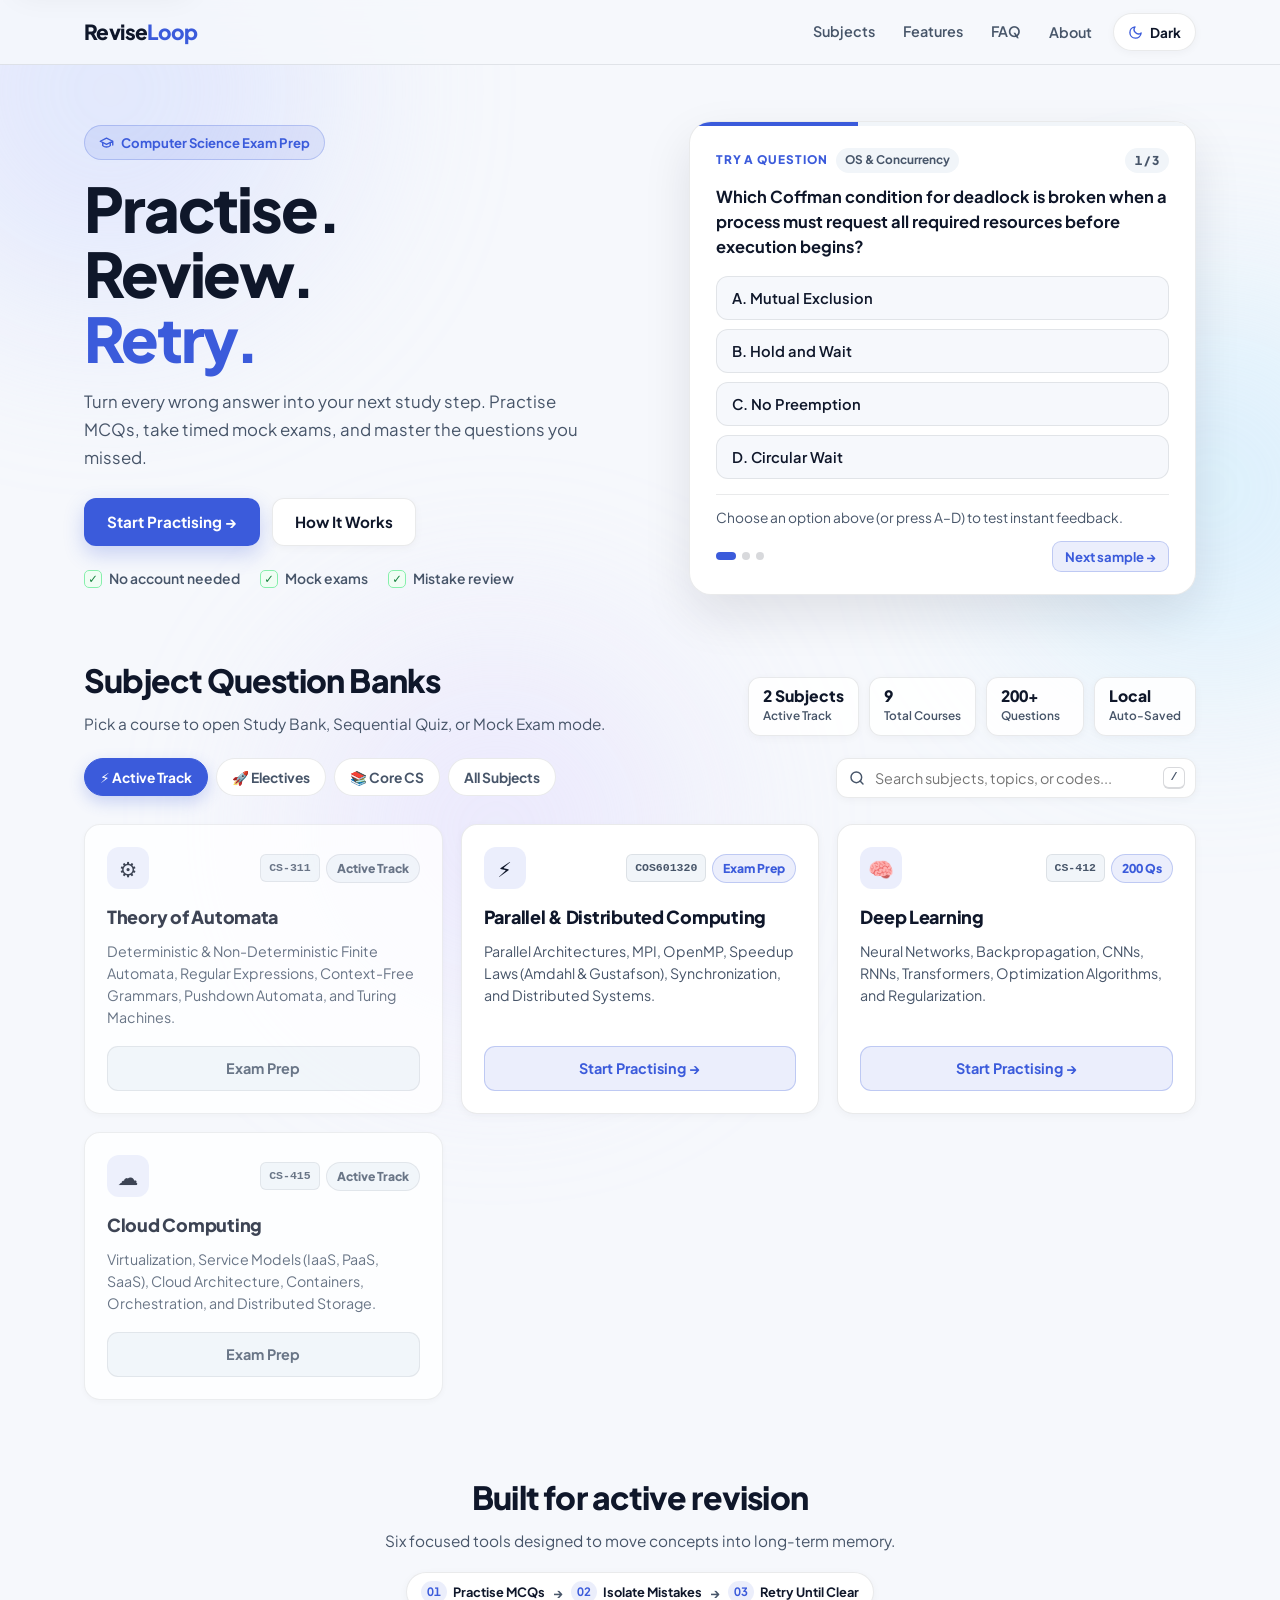
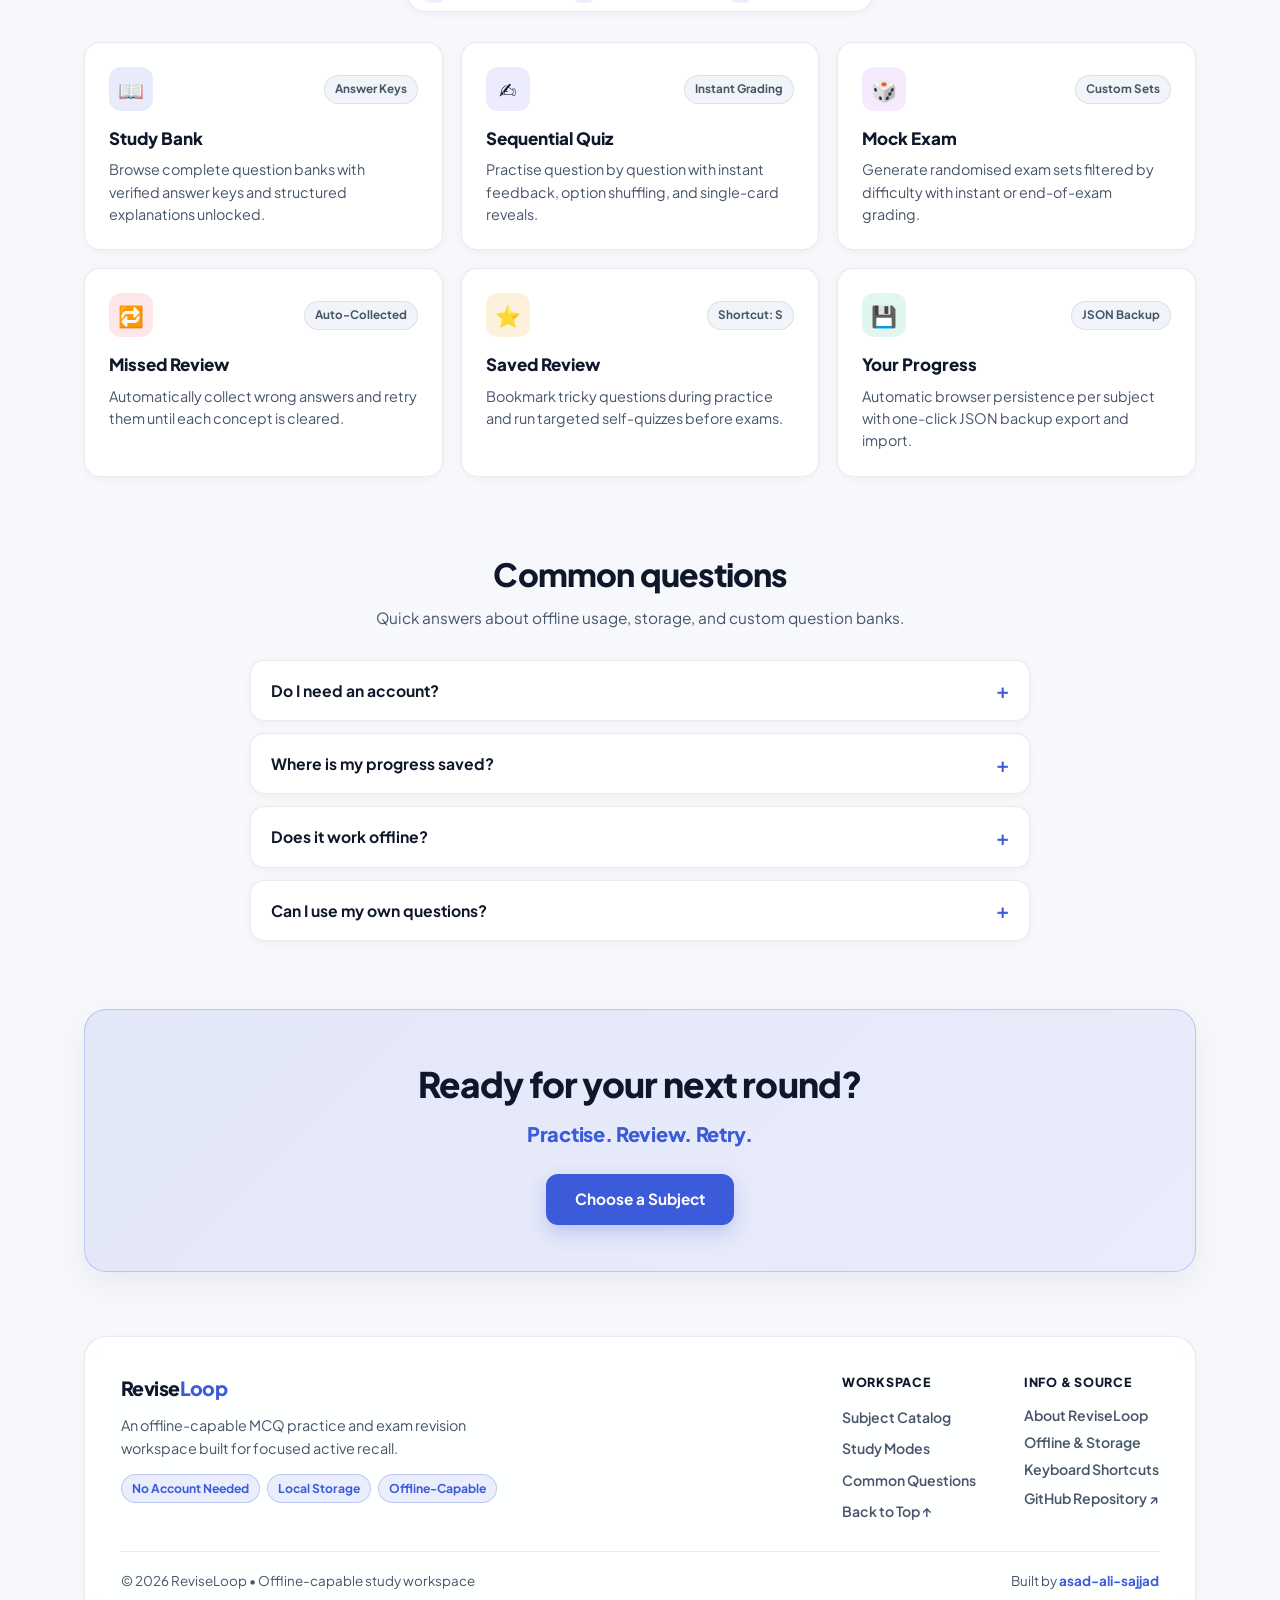
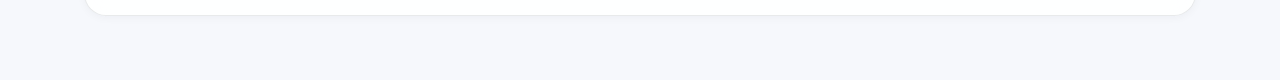
<file: index.html>
<!DOCTYPE html>
<html lang="en">
<head>
  <meta charset="UTF-8">
  <meta name="viewport" content="width=device-width, initial-scale=1.0">
  <title data-config-title-format="{brand.name} — {brand.tagline}">ReviseLoop — Close the gap between studying and knowing.</title>
  <meta name="description" data-config-meta-description="brand.metaDescription" content="An offline-capable MCQ practice and exam revision workspace with mock exams, mistake review, and progress tracking.">
  <meta name="theme-color" content="#3b5bdb">
  <link rel="icon" type="image/svg+xml" href="data:image/svg+xml,%3Csvg xmlns='http://www.w3.org/2000/svg' viewBox='0 0 64 64'%3E%3Crect width='64' height='64' rx='16' fill='%233b5bdb'/%3E%3Ctext x='50%25' y='54%25' dominant-baseline='middle' text-anchor='middle' font-family='system-ui,sans-serif' font-weight='800' font-size='30' fill='%23fff'%3ERL%3C/text%3E%3C/svg%3E">
  <link rel="preconnect" href="https://fonts.googleapis.com">
  <link rel="preconnect" href="https://fonts.gstatic.com" crossorigin>
  <link href="https://fonts.googleapis.com/css2?family=Plus+Jakarta+Sans:wght@400;500;600;700;800&display=swap" rel="stylesheet">
  <link rel="stylesheet" href="assets/css/global.css">
  <link rel="stylesheet" href="assets/css/home.css">
</head>
<body>

  <a href="#main-content" class="skip-link">Skip to main content</a>

  <!-- Ambient Background Blobs -->
  <div class="blob blob1" aria-hidden="true"></div>
  <div class="blob blob2" aria-hidden="true"></div>
  <div class="blob blob3" aria-hidden="true"></div>

  <!-- Top Navigation -->
  <header class="navbar" id="top">
    <div class="nav-inner">
      <a href="index.html" class="logo">Revise<span>Loop</span></a>
      <nav class="nav-links" aria-label="Primary Navigation">
        <a href="#subjects">Subjects</a>
        <a href="#features">Features</a>
        <a href="#faq">FAQ</a>
        <button type="button" class="nav-link-btn" data-open-dialog="dialog-about">About</button>
        <button type="button" class="theme-btn" id="themeBtn" aria-label="Switch to dark mode" aria-pressed="false">🌙 Dark</button>
      </nav>
    </div>
  </header>

  <main class="container" id="main-content">

    <!-- Split Hero + Interactive 3-Question Mini-Sampler -->
    <section class="hero" aria-labelledby="hero-heading">
      <div class="hero-copy">
        <span class="tag">
          <svg width="15" height="15" viewBox="0 0 24 24" fill="none" stroke="currentColor" stroke-width="2.2" stroke-linecap="round" stroke-linejoin="round" aria-hidden="true"><path d="M22 10v6M2 10l10-5 10 5-10 5z"/><path d="M6 12v5c3 3 9 3 12 0v-5"/></svg>
          Computer Science Exam Prep
        </span>
        <h1 class="hero-title" id="hero-heading">
          Practise.<br>
          Review.<br>
          <span class="hero-accent">Retry.</span>
        </h1>
        <p class="hero-desc">
          Turn every wrong answer into your next study step. Practise MCQs, take timed mock exams, and master the questions you missed.
        </p>

        <div class="hero-actions">
          <a href="#subjects" class="btn btn-primary">Start Practising →</a>
          <a href="#features" class="btn btn-secondary">How It Works</a>
        </div>

        <ul class="hero-trust-list" aria-label="Key highlights">
          <li><span class="trust-check" aria-hidden="true">✓</span> No account needed</li>
          <li><span class="trust-check" aria-hidden="true">✓</span> Mock exams</li>
          <li><span class="trust-check" aria-hidden="true">✓</span> Mistake review</li>
        </ul>
      </div>

      <!-- Interactive Hero Sampler Card -->
      <aside class="demo-card" id="demo-card" tabindex="0" aria-label="Interactive sample question. Press keys A through D or 1 through 4 to answer.">
        <div class="demo-progress-bar" aria-hidden="true">
          <div class="demo-progress-fill" id="demo-progress-fill" style="width: 33.33%;"></div>
        </div>

        <div class="demo-card-top">
          <div class="demo-eyebrow-group">
            <span class="demo-eyebrow">TRY A QUESTION</span>
            <span class="demo-topic-pill" id="demo-topic">OS &amp; Concurrency</span>
          </div>
          <div class="demo-meta-pills">
            <span class="demo-score-pill" id="demo-score" hidden>0 / 3</span>
            <span class="demo-counter" id="demo-counter">1 / 3</span>
          </div>
        </div>

        <p class="demo-question" id="demo-question">
          Which Coffman condition for deadlock is broken when a process must request all required resources before execution begins?
        </p>

        <div class="demo-options" id="demo-options" role="group" aria-label="Sample answer choices">
          <button type="button" class="demo-opt" data-opt="A"><span>A. Mutual Exclusion</span></button>
          <button type="button" class="demo-opt" data-opt="B"><span>B. Hold and Wait</span></button>
          <button type="button" class="demo-opt" data-opt="C"><span>C. No Preemption</span></button>
          <button type="button" class="demo-opt" data-opt="D"><span>D. Circular Wait</span></button>
        </div>

        <div class="demo-footer">
          <div class="demo-feedback" id="demo-feedback" aria-live="polite">
            Choose an option above (or press A–D) to test instant feedback.
          </div>
          <div class="demo-controls">
            <div class="demo-dots" id="demo-dots" aria-label="Sample question selector"></div>
            <div class="demo-btn-group">
              <button type="button" class="demo-retry-btn" id="demo-retry-btn" hidden>Retry ↺</button>
              <button type="button" class="demo-next-btn" id="demo-next-btn">Next sample →</button>
            </div>
          </div>
        </div>
      </aside>
    </section>

    <!-- Live Resume Banner (populated dynamically by home.js when in-progress subject exists) -->
    <section id="continueSection" class="continue-section" hidden aria-label="Continue studying"></section>

    <!-- Subject Catalog Section -->
    <section id="subjects" class="catalog-section" aria-labelledby="catalog-heading">
      <div class="section-header-row">
        <div>
          <h2 class="section-title" id="catalog-heading">Subject Question Banks</h2>
          <p class="section-sub">Pick a course to open Study Bank, Sequential Quiz, or Mock Exam mode.</p>
        </div>

        <!-- Live Progress Telemetry Strip -->
        <div class="hero-stats" aria-label="Overall progress summary">
          <div class="stat-pill">
            <span class="stat-value" id="activeSemStat">0 Subjects</span>
            <span class="stat-label">Active Track</span>
          </div>
          <div class="stat-pill">
            <span class="stat-value" id="totalSubjectsStat">0</span>
            <span class="stat-label">Total Courses</span>
          </div>
          <div class="stat-pill">
            <span class="stat-value" id="attemptedStat">0</span>
            <span class="stat-label" id="attemptedLabel">Attempted</span>
          </div>
          <div class="stat-pill">
            <span class="stat-value" id="accuracyStat">—</span>
            <span class="stat-label" id="accuracyLabel">Accuracy</span>
          </div>
        </div>
      </div>

      <!-- Search & Track Filter Toolbar -->
      <div class="controls-bar">
        <div class="filter-tabs" id="filterTabs" role="group" aria-label="Filter subjects by curriculum track"></div>
        <div class="search-wrap">
          <div class="search-input-box">
            <svg class="search-icon" width="16" height="16" viewBox="0 0 24 24" fill="none" stroke="currentColor" stroke-width="2.2" stroke-linecap="round" stroke-linejoin="round" aria-hidden="true"><circle cx="11" cy="11" r="8"/><line x1="21" y1="21" x2="16.65" y2="16.65"/></svg>
            <label for="searchInput" class="sr-only">Search subjects by name, topic, or course code</label>
            <input type="search" id="searchInput" class="search-input" placeholder="Search subjects, topics, or codes..." autocomplete="off">
            <button type="button" class="search-clear-btn" id="searchClearBtn" hidden aria-label="Clear search">✕</button>
            <kbd class="search-kbd" id="searchKbd" aria-hidden="true">/</kbd>
          </div>
          <span class="search-scope-note" id="searchScopeNote" aria-live="polite"></span>
        </div>
      </div>

      <!-- Dynamic Subject Cards Grid -->
      <div class="subject-grid" id="subjectGrid"></div>
    </section>

    <!-- Features Section -->
    <section id="features" class="features-section" aria-labelledby="features-heading">
      <div class="section-center-head">
        <h2 class="section-title" id="features-heading">Built for active revision</h2>
        <p class="section-sub">Six focused tools designed to move concepts into long-term memory.</p>

        <div class="workflow-strip" aria-label="Active revision loop">
          <span class="workflow-step"><strong>01</strong> Practise MCQs</span>
          <span class="workflow-arrow" aria-hidden="true">→</span>
          <span class="workflow-step"><strong>02</strong> Isolate Mistakes</span>
          <span class="workflow-arrow" aria-hidden="true">→</span>
          <span class="workflow-step"><strong>03</strong> Retry Until Clear</span>
        </div>
      </div>

      <div class="features-grid">
        <article class="feature-card">
          <div class="feature-card-top">
            <span class="feature-icon-box tone-blue" aria-hidden="true">📖</span>
            <span class="feature-tag">Answer Keys</span>
          </div>
          <h3>Study Bank</h3>
          <p>Browse complete question banks with verified answer keys and structured explanations unlocked.</p>
        </article>

        <article class="feature-card">
          <div class="feature-card-top">
            <span class="feature-icon-box tone-indigo" aria-hidden="true">✍️</span>
            <span class="feature-tag">Instant Grading</span>
          </div>
          <h3>Sequential Quiz</h3>
          <p>Practise question by question with instant feedback, option shuffling, and single-card reveals.</p>
        </article>

        <article class="feature-card">
          <div class="feature-card-top">
            <span class="feature-icon-box tone-purple" aria-hidden="true">🎲</span>
            <span class="feature-tag">Custom Sets</span>
          </div>
          <h3>Mock Exam</h3>
          <p>Generate randomised exam sets filtered by difficulty with instant or end-of-exam grading.</p>
        </article>

        <article class="feature-card">
          <div class="feature-card-top">
            <span class="feature-icon-box tone-rose" aria-hidden="true">🔁</span>
            <span class="feature-tag">Auto-Collected</span>
          </div>
          <h3>Missed Review</h3>
          <p>Automatically collect wrong answers and retry them until each concept is cleared.</p>
        </article>

        <article class="feature-card">
          <div class="feature-card-top">
            <span class="feature-icon-box tone-amber" aria-hidden="true">⭐</span>
            <span class="feature-tag">Shortcut: S</span>
          </div>
          <h3>Saved Review</h3>
          <p>Bookmark tricky questions during practice and run targeted self-quizzes before exams.</p>
        </article>

        <article class="feature-card">
          <div class="feature-card-top">
            <span class="feature-icon-box tone-emerald" aria-hidden="true">💾</span>
            <span class="feature-tag">JSON Backup</span>
          </div>
          <h3>Your Progress</h3>
          <p>Automatic browser persistence per subject with one-click JSON backup export and import.</p>
        </article>
      </div>
    </section>

    <!-- FAQ Section -->
    <section id="faq" class="faq-section" aria-labelledby="faq-heading">
      <div class="section-center-head">
        <h2 class="section-title" id="faq-heading">Common questions</h2>
        <p class="section-sub">Quick answers about offline usage, storage, and custom question banks.</p>
      </div>

      <div class="faq-list">
        <details class="faq-item">
          <summary>Do I need an account?</summary>
          <p>No. Every subject opens immediately with zero sign-ups, logins, or tracking servers.</p>
        </details>

        <details class="faq-item">
          <summary>Where is my progress saved?</summary>
          <p>Your answers, accuracy stats, missed questions, and bookmarks are stored locally in your browser per subject. You can also export or import a JSON backup anytime from the quiz sidebar.</p>
        </details>

        <details class="faq-item">
          <summary>Does it work offline?</summary>
          <p>Yes. Once visited online, the Service Worker caches the workspace and question banks for offline use—and you can also run the app directly from local files via <code>file://</code>.</p>
        </details>

        <details class="faq-item">
          <summary>Can I use my own questions?</summary>
          <p>Yes. Open any subject workspace and click <strong>Upload</strong> to drag-and-drop your own <code>.json</code> or <code>.js</code> question bank, complete with starter templates and instant validation.</p>
        </details>
      </div>
    </section>

    <!-- Centered Call-to-Action Banner -->
    <section class="cta-banner" aria-labelledby="cta-heading">
      <h2 id="cta-heading">Ready for your next round?</h2>
      <p class="cta-tagline">Practise. Review. Retry.</p>
      <a href="#subjects" class="btn btn-primary cta-btn">Choose a Subject</a>
    </section>

    <!-- Unified Site Footer -->
    <footer class="site-footer">
      <div class="footer-inner">
        <div class="footer-brand">
          <a href="index.html" class="logo footer-logo">Revise<span>Loop</span></a>
          <p class="footer-desc" data-config-text="brand.footerTagline">
            An offline-capable MCQ practice and exam revision workspace built for focused active recall.
          </p>
          <div class="footer-pills">
            <span class="footer-pill">No Account Needed</span>
            <span class="footer-pill">Local Storage</span>
            <span class="footer-pill">Offline-Capable</span>
          </div>
        </div>

        <div class="footer-links-group">
          <div class="footer-col">
            <h4>Workspace</h4>
            <a href="#subjects">Subject Catalog</a>
            <a href="#features">Study Modes</a>
            <a href="#faq">Common Questions</a>
            <a href="#top">Back to Top ↑</a>
          </div>

          <div class="footer-col">
            <h4>Info &amp; Source</h4>
            <button type="button" data-open-dialog="dialog-about">About ReviseLoop</button>
            <button type="button" data-open-dialog="dialog-offline">Offline &amp; Storage</button>
            <button type="button" data-open-dialog="dialog-shortcuts">Keyboard Shortcuts</button>
            <a data-config-href="links.repoUrl" href="https://github.com/asad-ali-sajjad/reviseloop" target="_blank" rel="noopener noreferrer">GitHub Repository ↗</a>
          </div>
        </div>
      </div>

      <div class="footer-bottom">
        <span data-config-text="brand.copyrightLine">© 2026 ReviseLoop • Offline-capable study workspace</span>
        <span>Built by <a data-config-href="author.githubUrl" data-config-text="author.name" href="https://github.com/asad-ali-sajjad" target="_blank" rel="noopener noreferrer">asad-ali-sajjad</a></span>
      </div>
    </footer>

  </main>

  <!-- =====================================================================
       MODAL 1: Rich About ReviseLoop Dialog
       ===================================================================== -->
  <dialog class="info-dialog about-dialog" id="dialog-about" aria-labelledby="dialog-about-title">
    <div class="about-hero">
      <div class="about-hero-top">
        <span class="about-brand-pill">Revise<span>Loop</span></span>
        <button type="button" class="dialog-close" data-close-dialog aria-label="Close dialog">✕</button>
      </div>
      <h3 id="dialog-about-title">Built for active recall, not passive re-reading.</h3>
      <p class="about-lead">
        A zero-backend MCQ practice and exam revision workspace designed to turn every mistake into measurable mastery.
      </p>
    </div>

    <div class="dialog-body">
      <div class="about-cycle" aria-label="The ReviseLoop three-step revision cycle">
        <div class="about-step">
          <span class="about-step-num">01</span>
          <strong>Practise</strong>
          <small>Timed mocks &amp; instant quizzes</small>
        </div>
        <div class="about-step">
          <span class="about-step-num">02</span>
          <strong>Review</strong>
          <small>Missed items isolated automatically</small>
        </div>
        <div class="about-step">
          <span class="about-step-num">03</span>
          <strong>Retry</strong>
          <small>Re-test weak spots until clear</small>
        </div>
      </div>

      <div class="about-pillars">
        <div class="about-pillar">
          <span class="about-pillar-icon" aria-hidden="true">🔒</span>
          <div>
            <strong>100% Local &amp; Private</strong>
            <p>Zero accounts, logins, or tracking servers—your progress stays in your browser.</p>
          </div>
        </div>

        <div class="about-pillar">
          <span class="about-pillar-icon" aria-hidden="true">⚡</span>
          <div>
            <strong>Offline-First Ready</strong>
            <p>Works without internet via Service Worker caching or directly over local files.</p>
          </div>
        </div>

        <div class="about-pillar">
          <span class="about-pillar-icon" aria-hidden="true">📤</span>
          <div>
            <strong>Custom Bank Support</strong>
            <p>Import your own <code>.json</code> or <code>.js</code> question sets inside any workspace.</p>
          </div>
        </div>

        <div class="about-pillar">
          <span class="about-pillar-icon" aria-hidden="true">⌨️</span>
          <div>
            <strong>Keyboard-Driven Speed</strong>
            <p>Answer, navigate, reveal, and bookmark without lifting your hands.</p>
          </div>
        </div>
      </div>
    </div>

    <div class="dialog-footer">
      <button type="button" class="btn btn-secondary dialog-footer-btn" data-switch-dialog="dialog-shortcuts">⌨️ Shortcuts</button>
      <a href="#subjects" class="btn btn-primary dialog-footer-btn" data-close-dialog>Explore Subjects →</a>
    </div>
  </dialog>

  <!-- =====================================================================
       MODAL 2: Offline & Local Storage Dialog
       ===================================================================== -->
  <dialog class="info-dialog" id="dialog-offline" aria-labelledby="dialog-offline-title">
    <div class="dialog-head">
      <div>
        <span class="dialog-eyebrow">Data &amp; Privacy</span>
        <h3 id="dialog-offline-title">Offline &amp; Local Storage</h3>
      </div>
      <button type="button" class="dialog-close" data-close-dialog aria-label="Close dialog">✕</button>
    </div>
    <div class="dialog-body">
      <div class="dialog-info-card">
        <strong>Browser Persistence</strong>
        <p>All quiz answers, accuracy stats, missed lists, bookmarks, and theme settings are saved locally in <code>localStorage</code> per subject—nothing is ever sent to a server.</p>
      </div>
      <div class="dialog-info-card">
        <strong>Offline Caching &amp; Portable Backups</strong>
        <p>When opened over HTTPS, the Service Worker caches the workspace and visited banks for offline use. You can also export or import a portable <code>.json</code> backup anytime from the quiz sidebar.</p>
      </div>
    </div>
  </dialog>

  <!-- =====================================================================
       MODAL 3: Keyboard Shortcuts Dialog
       ===================================================================== -->
  <dialog class="info-dialog" id="dialog-shortcuts" aria-labelledby="dialog-shortcuts-title">
    <div class="dialog-head">
      <div>
        <span class="dialog-eyebrow">Workspace Controls</span>
        <h3 id="dialog-shortcuts-title">Quiz Keyboard Shortcuts</h3>
      </div>
      <button type="button" class="dialog-close" data-close-dialog aria-label="Close dialog">✕</button>
    </div>
    <div class="dialog-body">
      <ul class="dialog-kbd-list">
        <li><span>Next / Previous question</span><span><kbd>N</kbd> / <kbd>K</kbd> or <kbd>↓</kbd> / <kbd>↑</kbd></span></li>
        <li><span>Select option A–D</span><span><kbd>A</kbd>–<kbd>D</kbd> or <kbd>1</kbd>–<kbd>4</kbd></span></li>
        <li><span>Bookmark focused question</span><span><kbd>S</kbd></span></li>
        <li><span>Reveal answer (Quiz mode)</span><span><kbd>E</kbd></span></li>
        <li><span>Search questions / Toggle sidebar</span><span><kbd>/</kbd> / <kbd>[</kbd></span></li>
        <li><span>Open interactive shortcut guide</span><span><kbd>?</kbd></span></li>
      </ul>
    </div>
  </dialog>

  <script src="assets/js/config.js"></script>
  <script src="assets/js/theme.js"></script>
  <script src="assets/js/subjects-data.js"></script>
  <script src="assets/js/home.js"></script>
  <script src="assets/js/landing.js"></script>
  <script src="assets/js/pwa.js"></script>
</body>
</html>
</file>
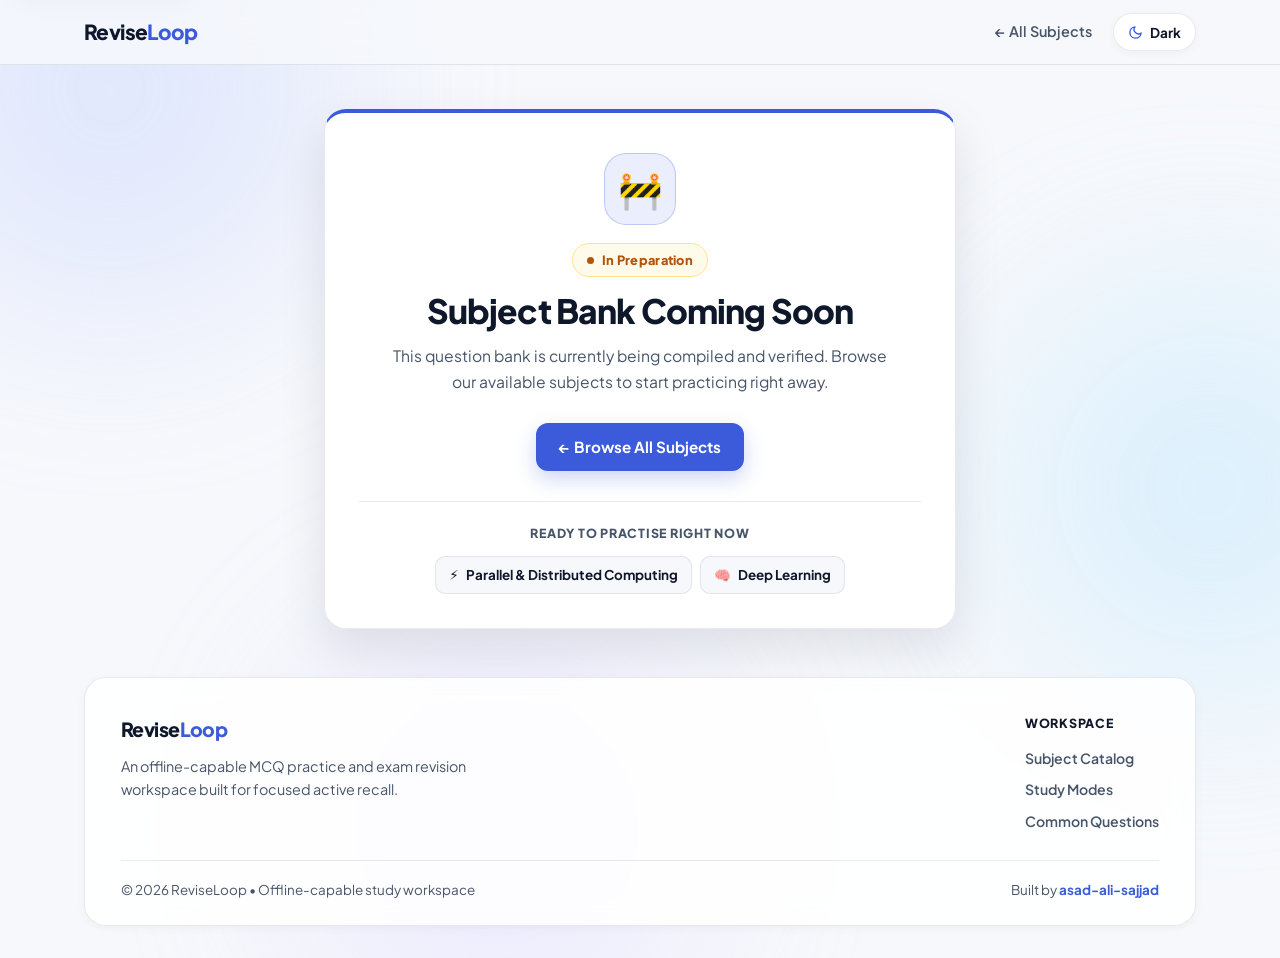
<file: coming-soon.html>
<!DOCTYPE html>
<html lang="en">
<head>
  <meta charset="UTF-8">
  <meta name="viewport" content="width=device-width, initial-scale=1.0">
  <title data-config-title-format="Subject Status — {brand.name}">Subject Status — ReviseLoop</title>
  <meta name="description" data-config-meta-description="brand.metaDescription" content="Subject availability and upcoming MCQ bank status.">
  <meta name="theme-color" content="#3b5bdb">
  <link rel="icon" type="image/svg+xml" href="data:image/svg+xml,%3Csvg xmlns='http://www.w3.org/2000/svg' viewBox='0 0 64 64'%3E%3Crect width='64' height='64' rx='16' fill='%233b5bdb'/%3E%3Ctext x='50%25' y='54%25' dominant-baseline='middle' text-anchor='middle' font-family='system-ui,sans-serif' font-weight='800' font-size='30' fill='%23fff'%3ERL%3C/text%3E%3C/svg%3E">
  <link rel="preconnect" href="https://fonts.googleapis.com">
  <link rel="preconnect" href="https://fonts.gstatic.com" crossorigin>
  <link href="https://fonts.googleapis.com/css2?family=Plus+Jakarta+Sans:wght@400;500;600;700;800&display=swap" rel="stylesheet">
  <link rel="stylesheet" href="assets/css/global.css">
  <link rel="stylesheet" href="assets/css/coming-soon.css">
</head>
<body>

  <a href="#main-content" class="skip-link">Skip to main content</a>

  <!-- Ambient Background Blobs -->
  <div class="blob blob1" aria-hidden="true"></div>
  <div class="blob blob2" aria-hidden="true"></div>
  <div class="blob blob3" aria-hidden="true"></div>

  <!-- Navbar -->
  <header class="navbar">
    <div class="nav-inner">
      <a href="index.html" class="logo">Revise<span>Loop</span></a>
      <div class="nav-links">
        <a href="index.html#subjects" class="nav-back-link">← All Subjects</a>
        <button type="button" class="theme-btn" id="themeBtn" aria-label="Switch to dark mode" aria-pressed="false">🌙 Dark</button>
      </div>
    </div>
  </header>

  <!-- Main Status Card -->
  <main class="cs-main" id="main-content">
    <section class="cs-card" aria-labelledby="cs-title">
      <div class="cs-icon-halo" aria-hidden="true">
        <span class="cs-icon" id="cs-icon">🚧</span>
      </div>

      <div class="cs-badge-row">
        <span class="cs-badge" id="cs-badge">
          <span class="cs-status-dot" aria-hidden="true"></span>
          <span id="cs-badge-text">In Preparation</span>
        </span>
      </div>

      <h1 id="cs-title">Subject Bank Coming Soon</h1>
      <p class="cs-desc" id="cs-desc">
        This question bank is currently being compiled and verified. Browse our available subjects to start practicing right away.
      </p>

      <div class="cs-actions" id="cs-actions">
        <a href="index.html" class="btn btn-primary">← Browse All Subjects</a>
      </div>

      <div class="cs-available-wrap" id="cs-available-wrap" hidden>
        <p class="cs-available-label">Ready to practise right now</p>
        <div class="cs-available-chips" id="cs-available-chips"></div>
      </div>
    </section>
  </main>

  <!-- Footer -->
  <div class="cs-footer-wrap">
    <footer class="site-footer">
      <div class="footer-inner">
        <div class="footer-brand">
          <a href="index.html" class="logo footer-logo">Revise<span>Loop</span></a>
          <p class="footer-desc" data-config-text="brand.footerTagline">
            An offline-capable MCQ practice and exam revision workspace built for focused active recall.
          </p>
        </div>

        <div class="footer-links-group">
          <div class="footer-col">
            <h4>Workspace</h4>
            <a href="index.html#subjects">Subject Catalog</a>
            <a href="index.html#features">Study Modes</a>
            <a href="index.html#faq">Common Questions</a>
          </div>
        </div>
      </div>

      <div class="footer-bottom">
        <span data-config-text="brand.copyrightLine">© 2026 ReviseLoop • Offline-capable study workspace</span>
        <span>Built by <a data-config-href="author.githubUrl" data-config-text="author.name" href="https://github.com/asad-ali-sajjad" target="_blank" rel="noopener noreferrer">asad-ali-sajjad</a></span>
      </div>
    </footer>
  </div>

  <script src="assets/js/config.js"></script>
  <script src="assets/js/theme.js"></script>
  <script src="assets/js/subjects-data.js"></script>
  <script src="assets/js/coming-soon.js"></script>
  <script src="assets/js/pwa.js"></script>
</body>
</html>
</file>
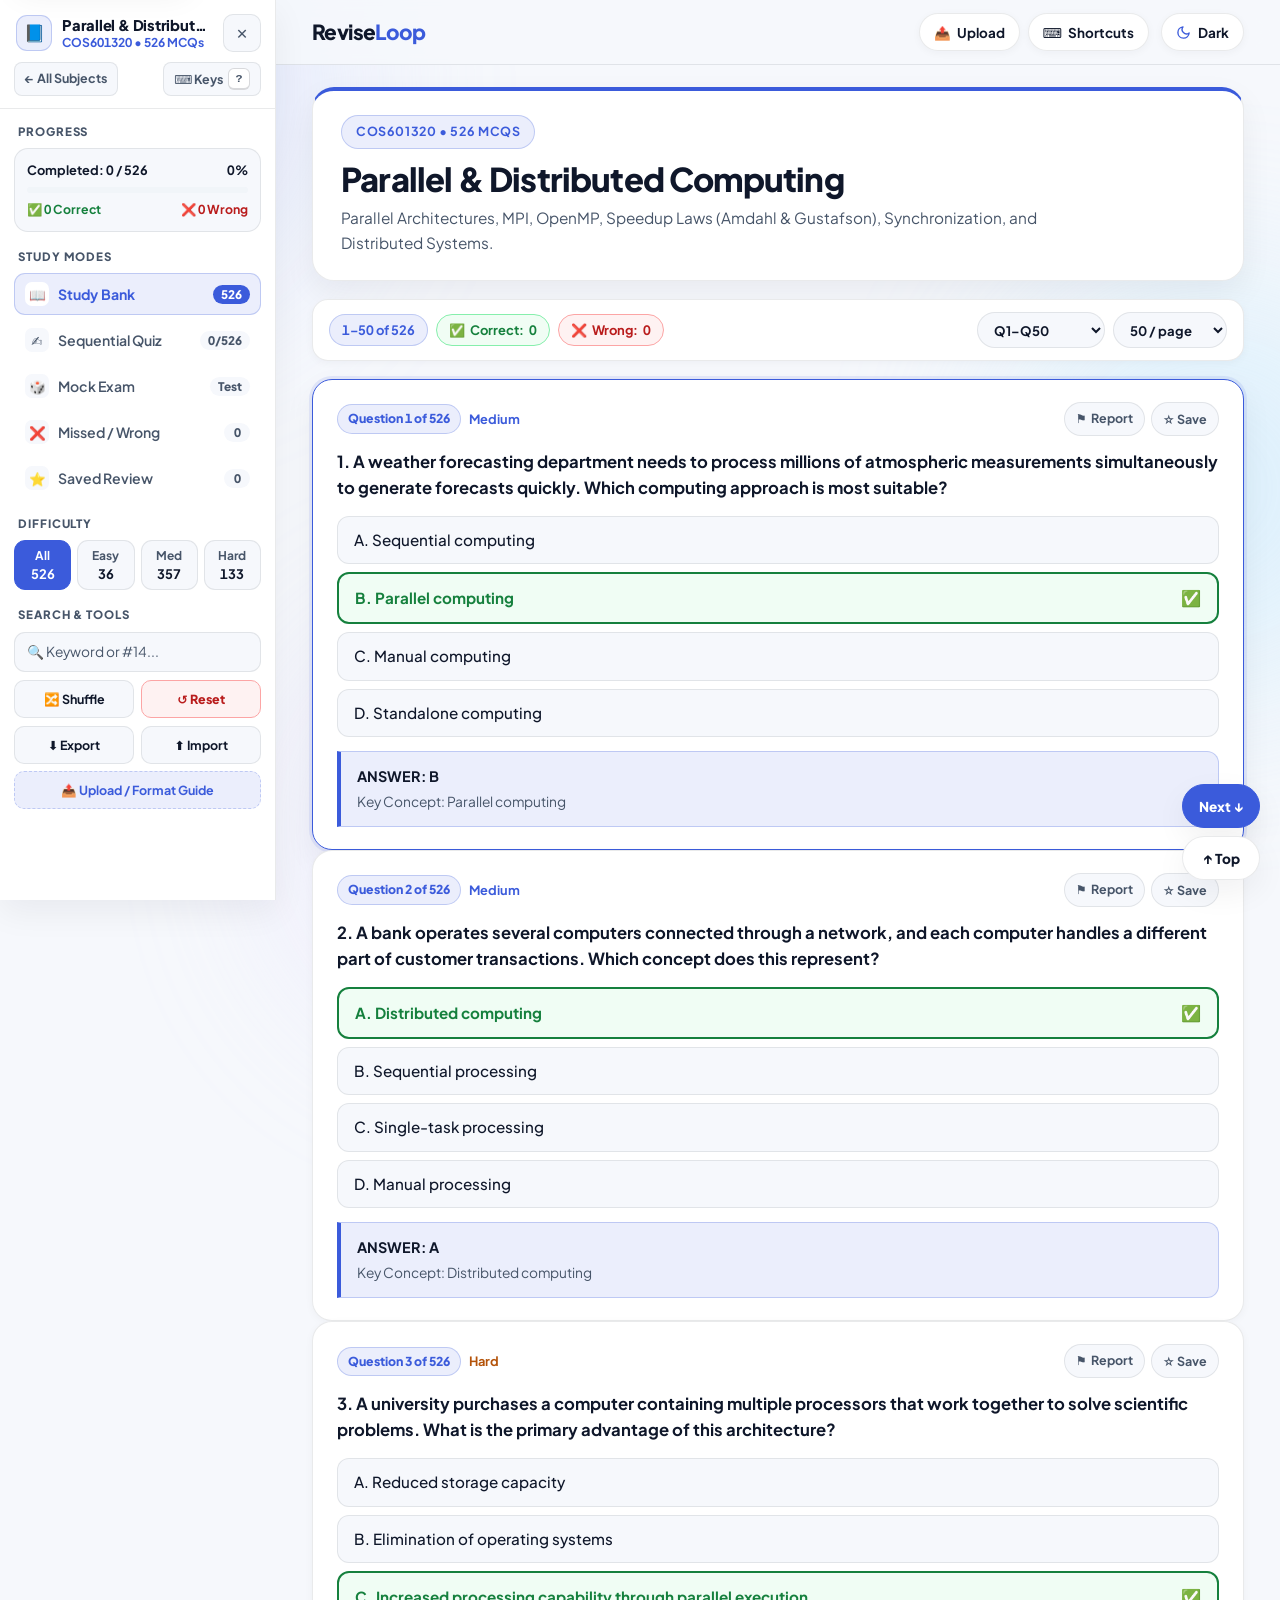
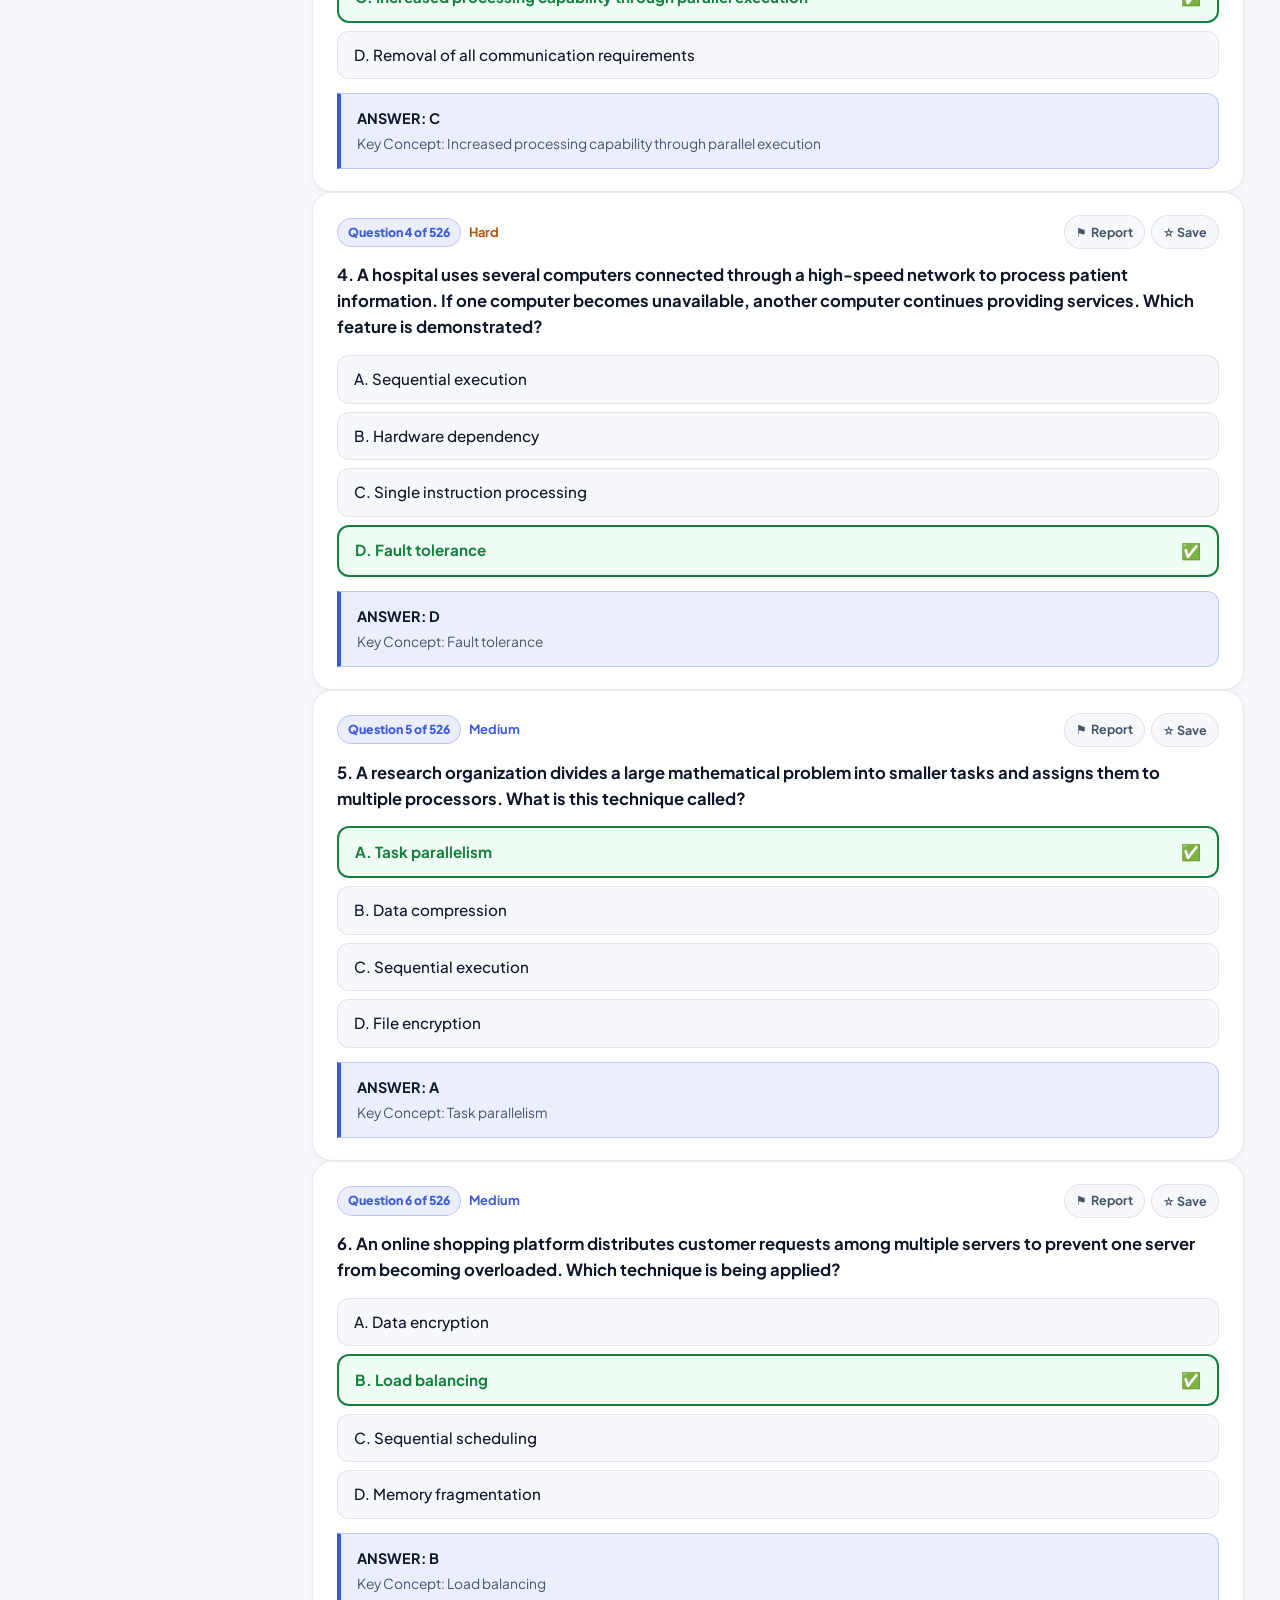
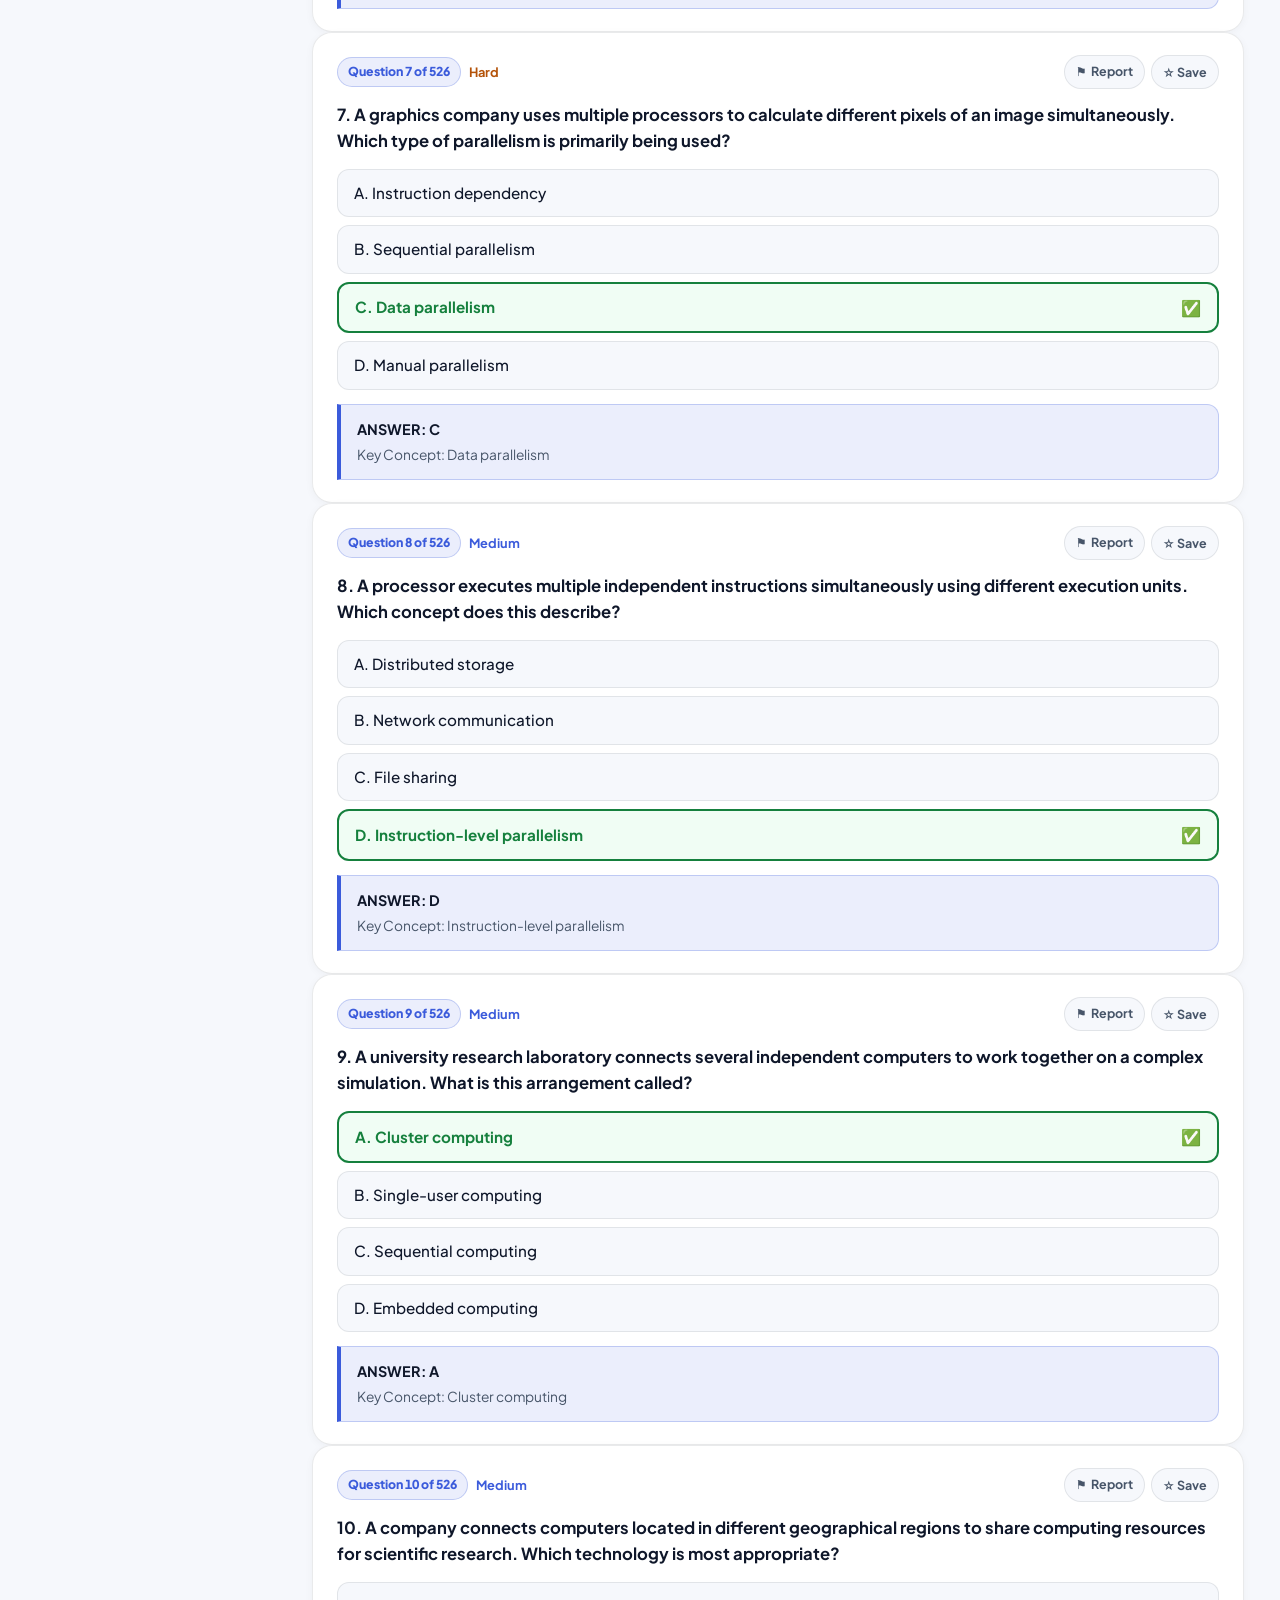
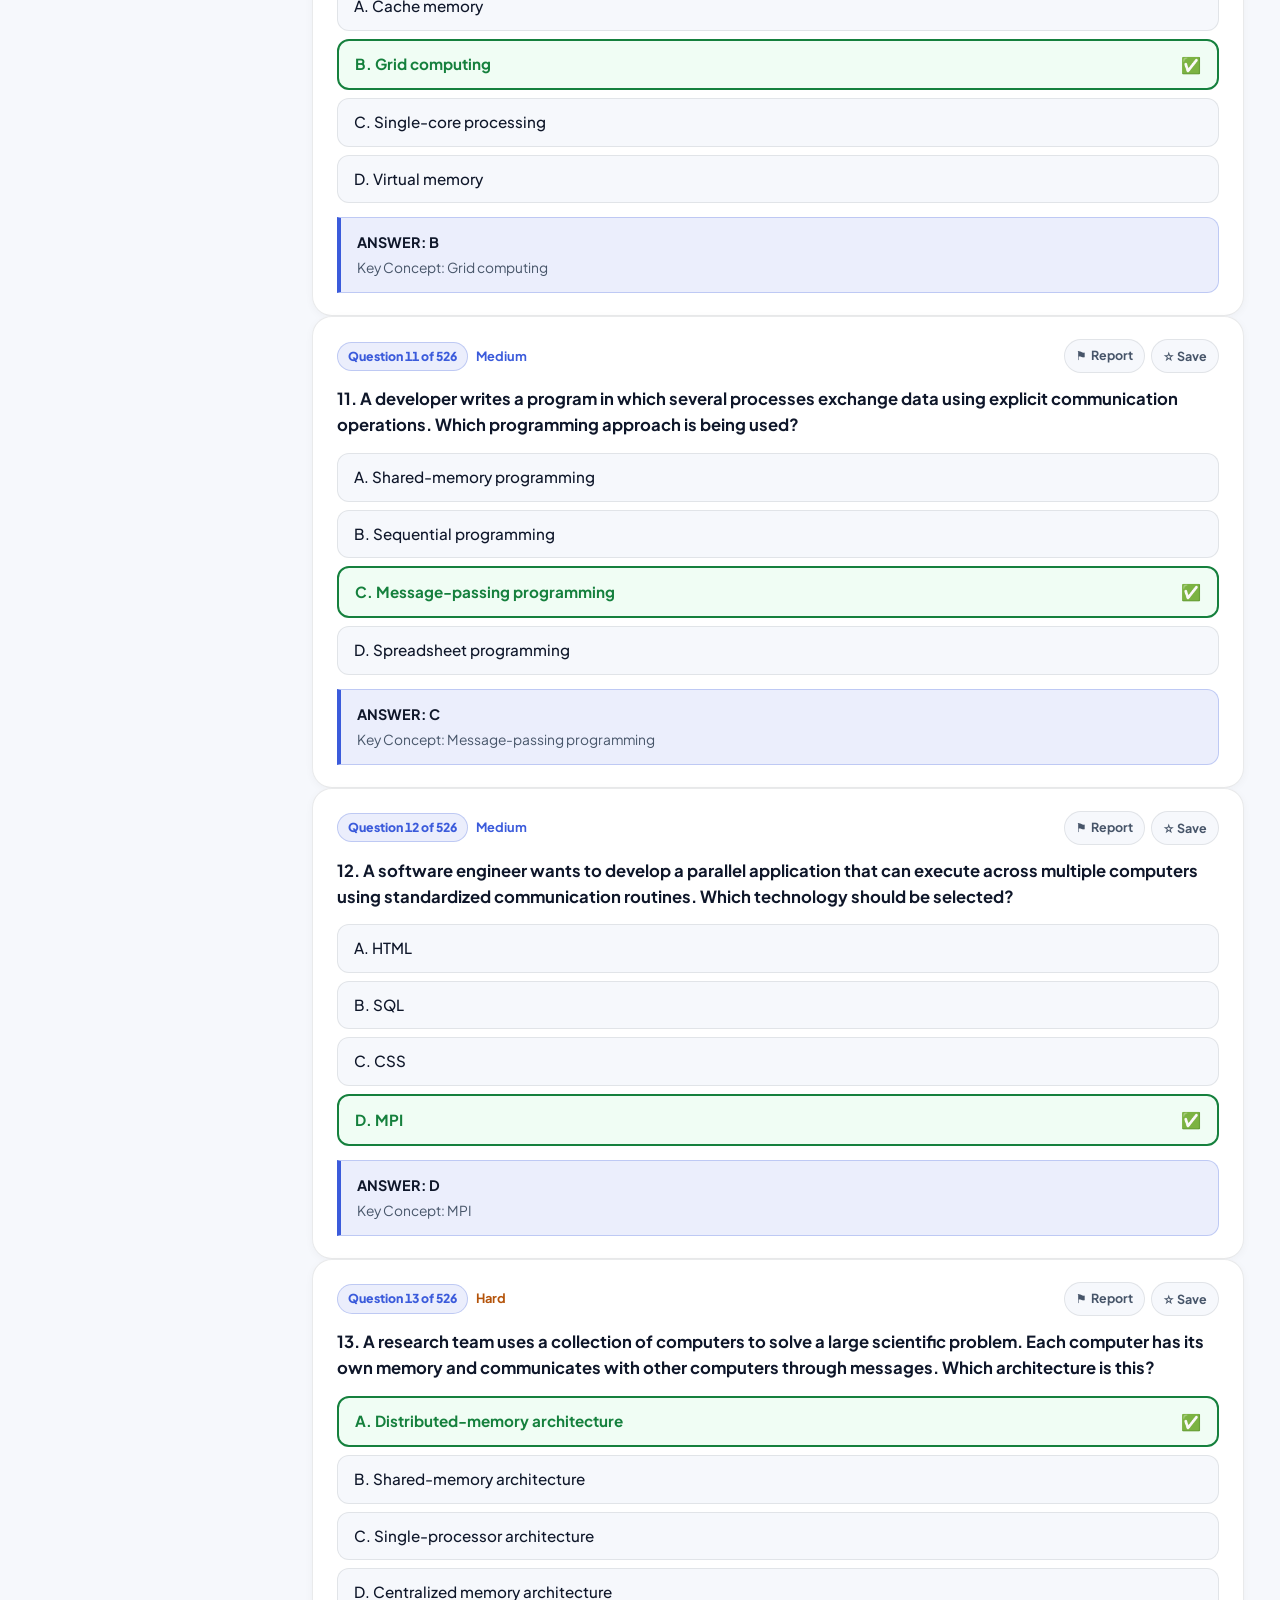
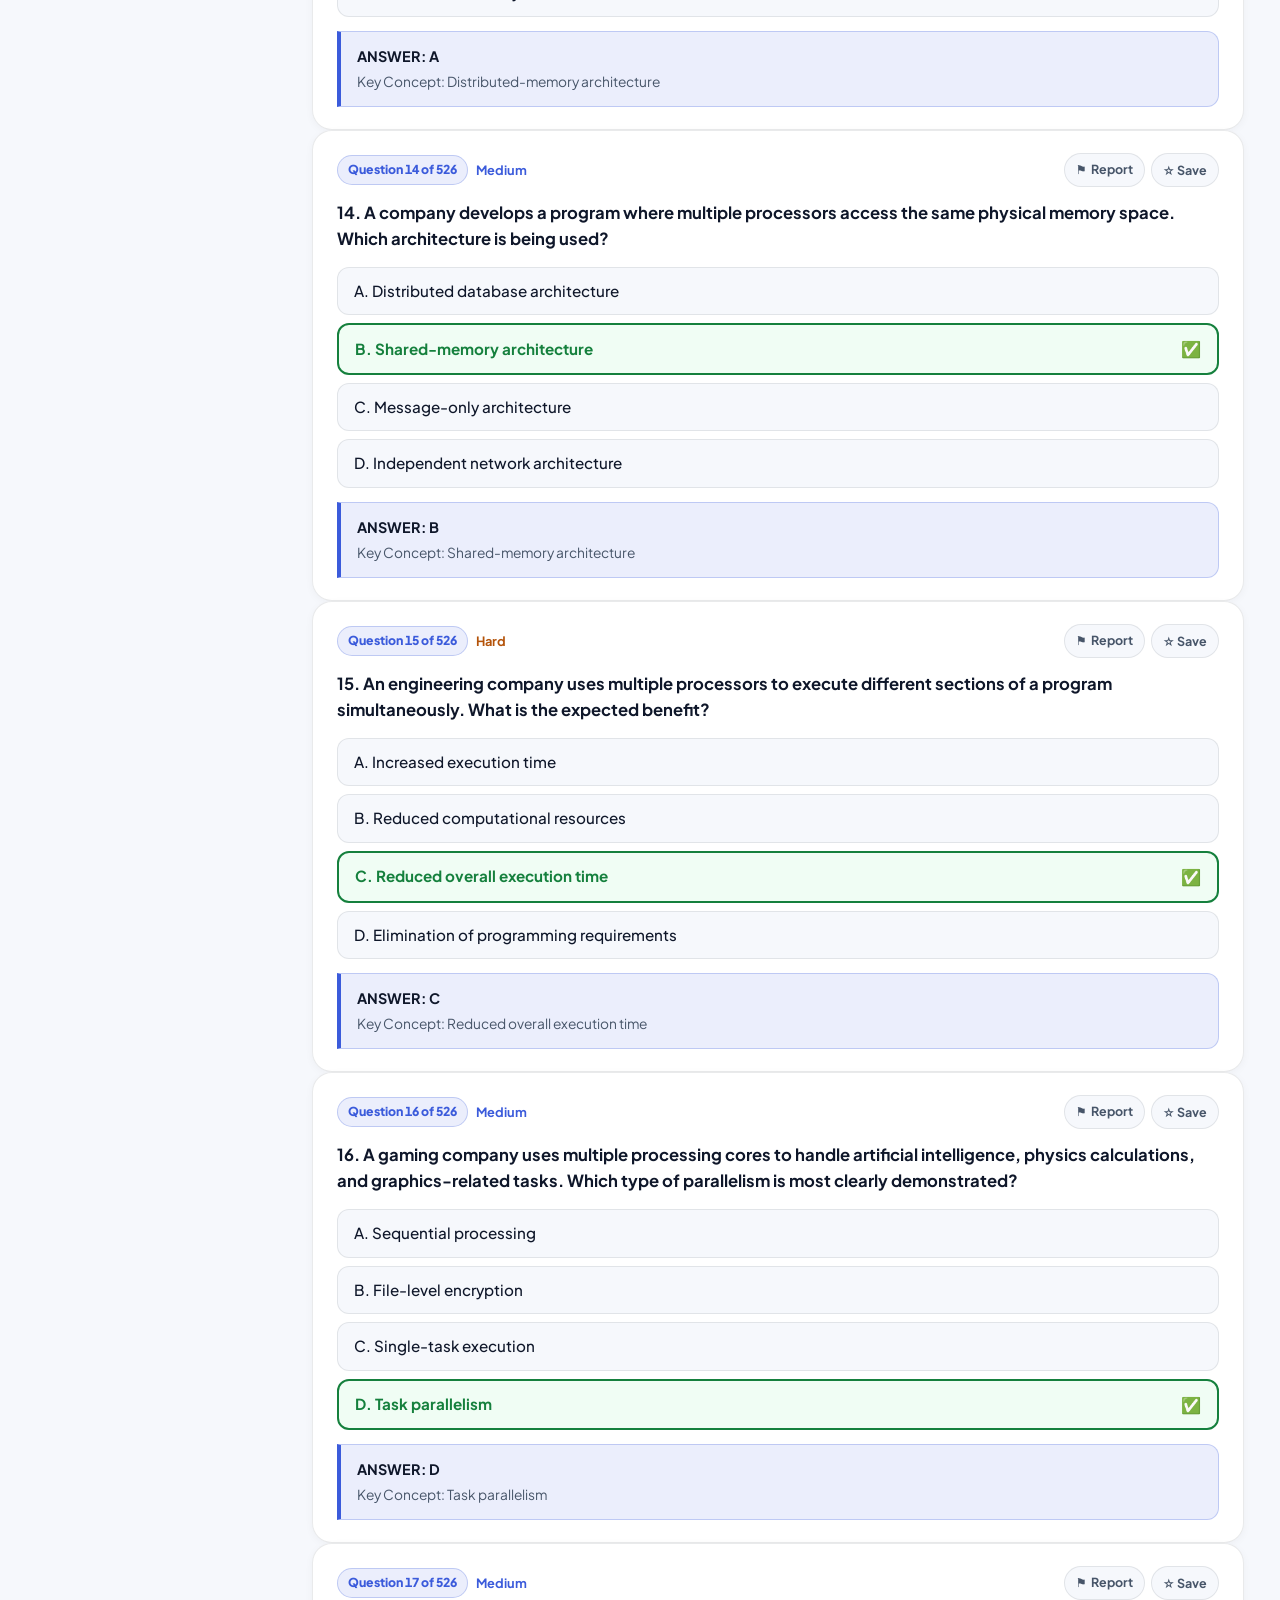
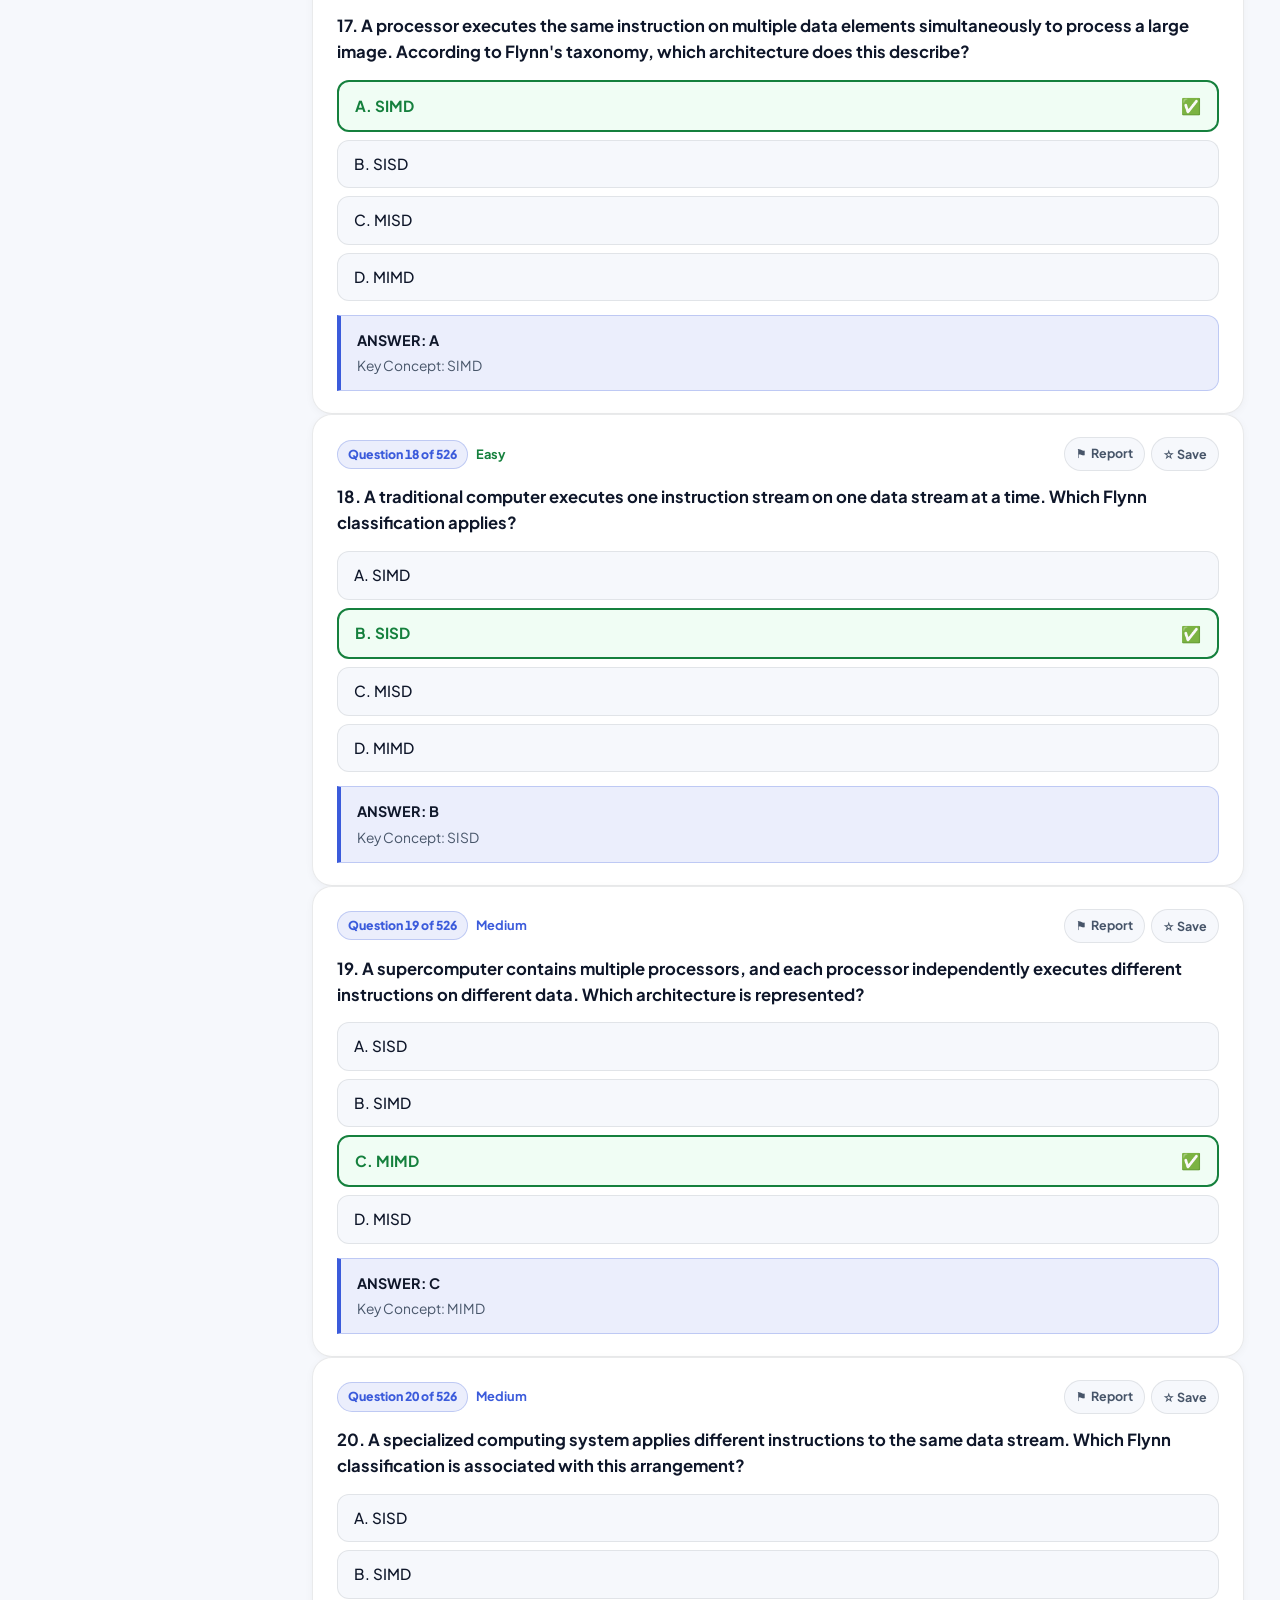
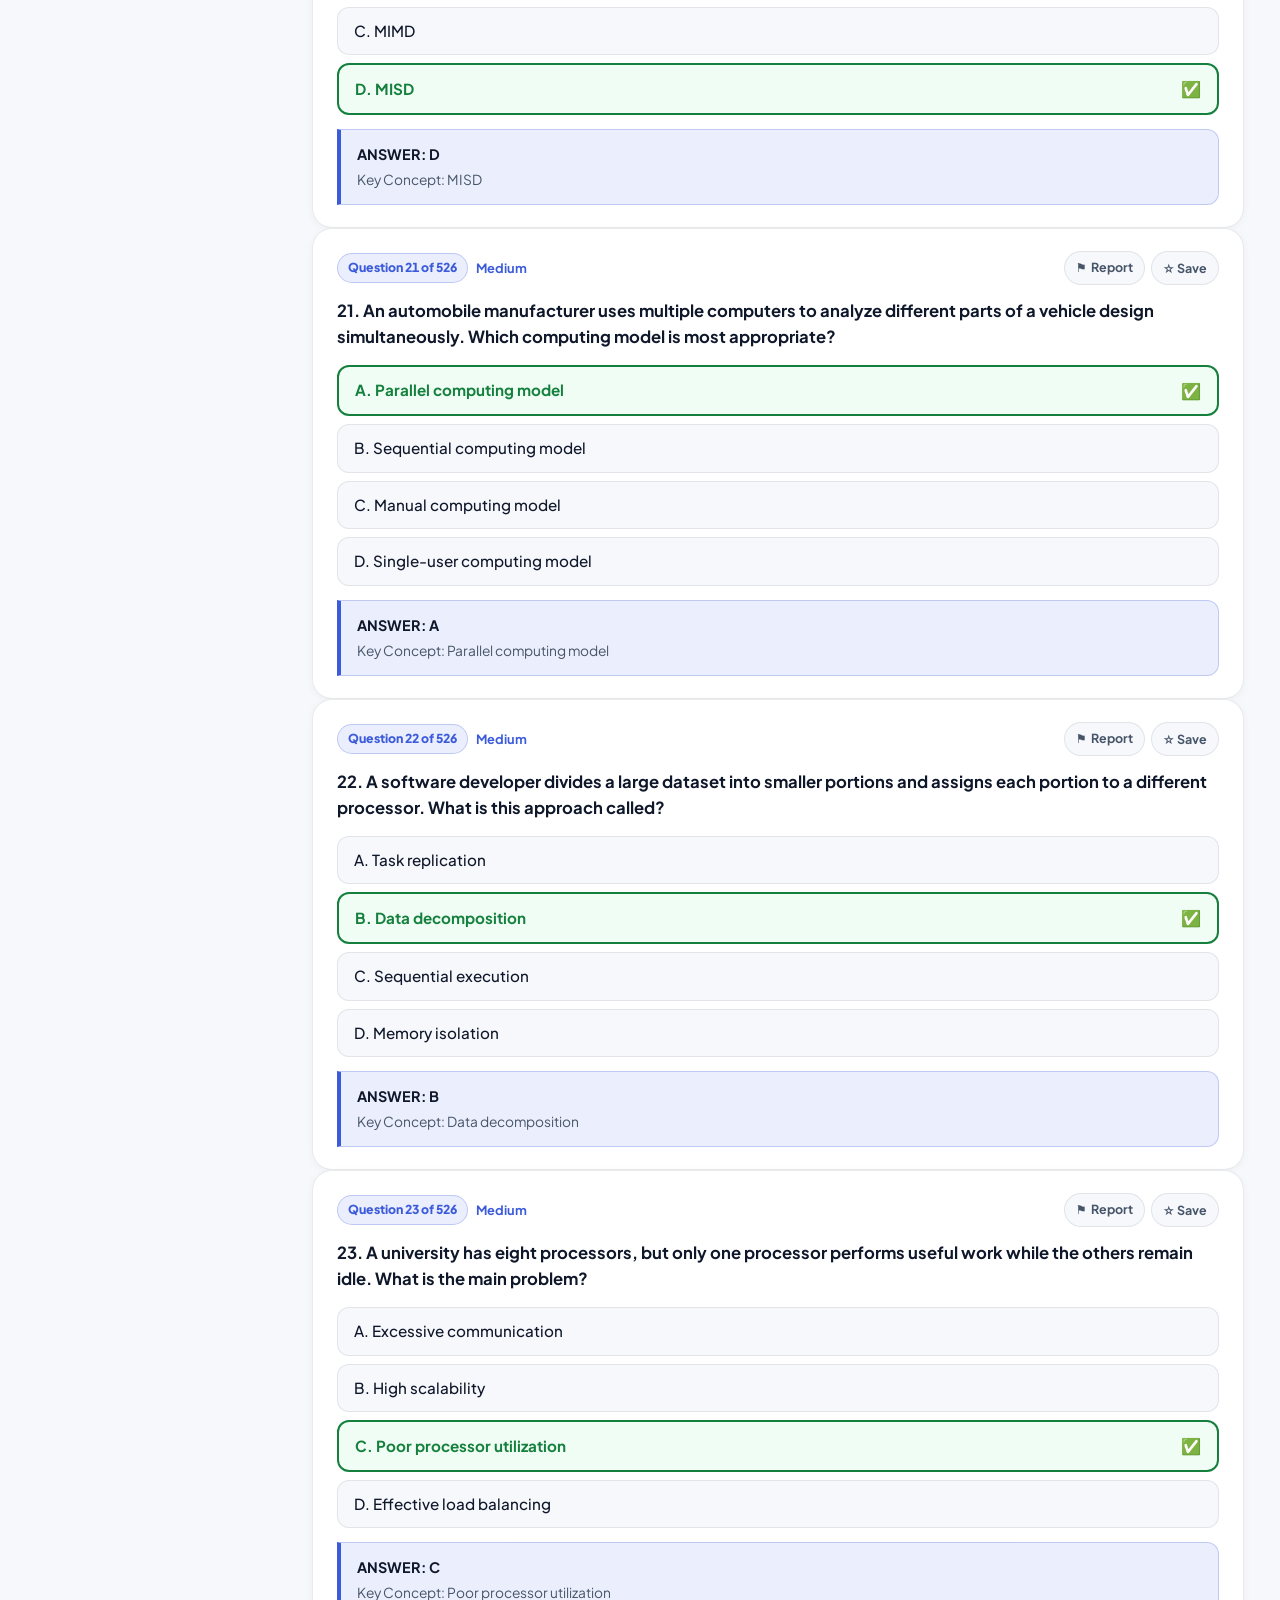
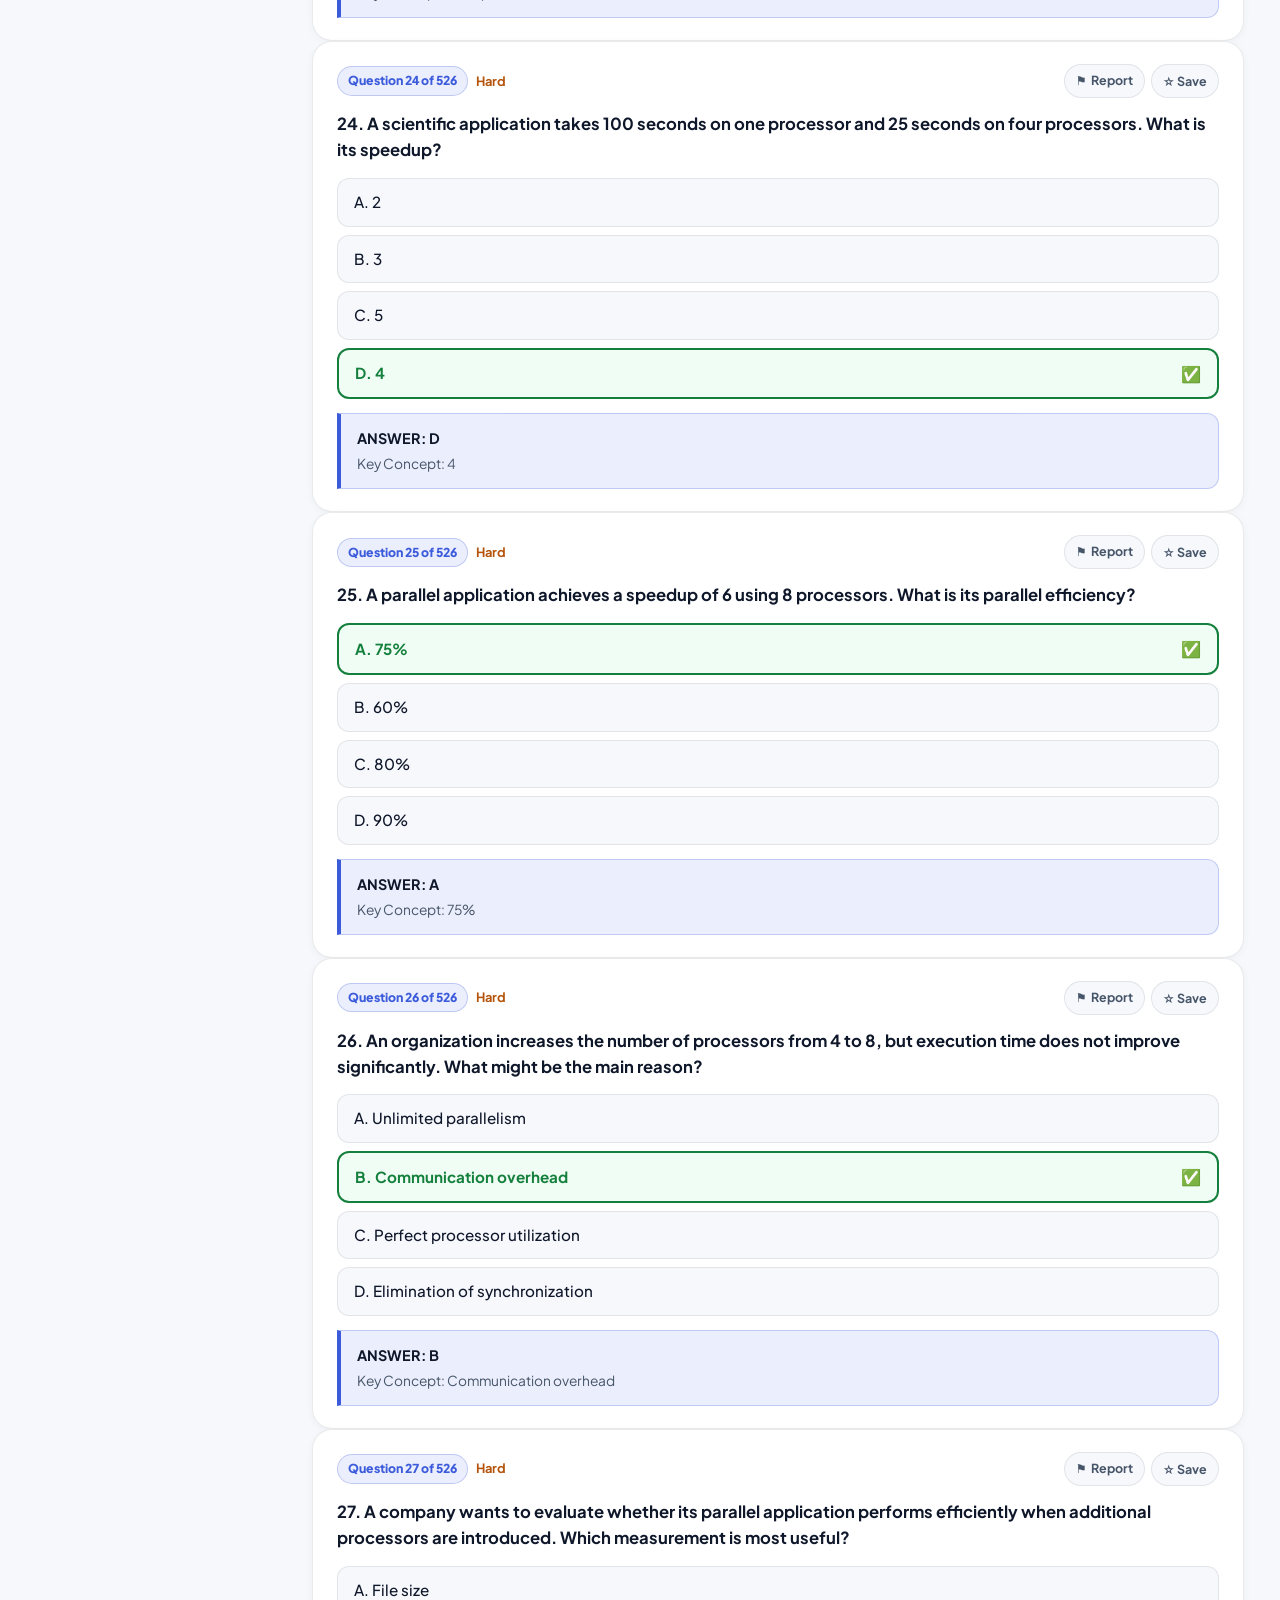
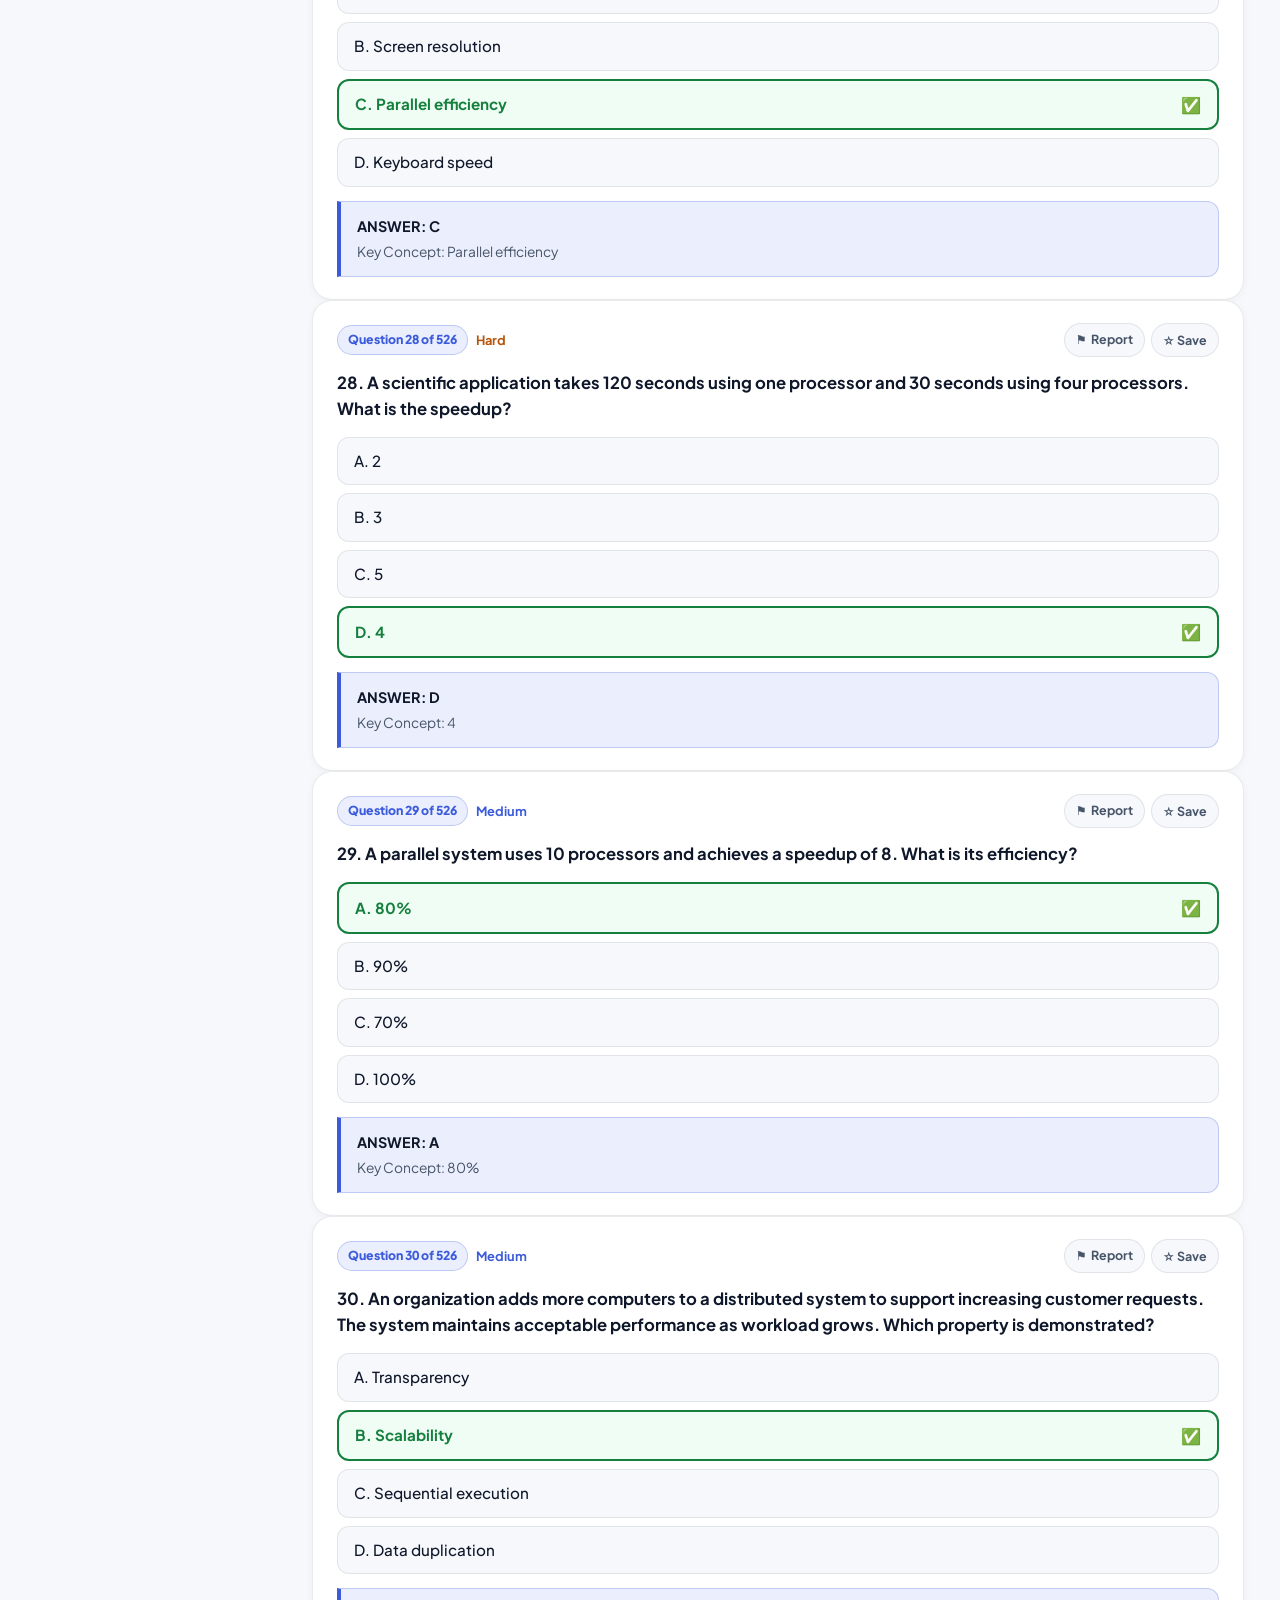
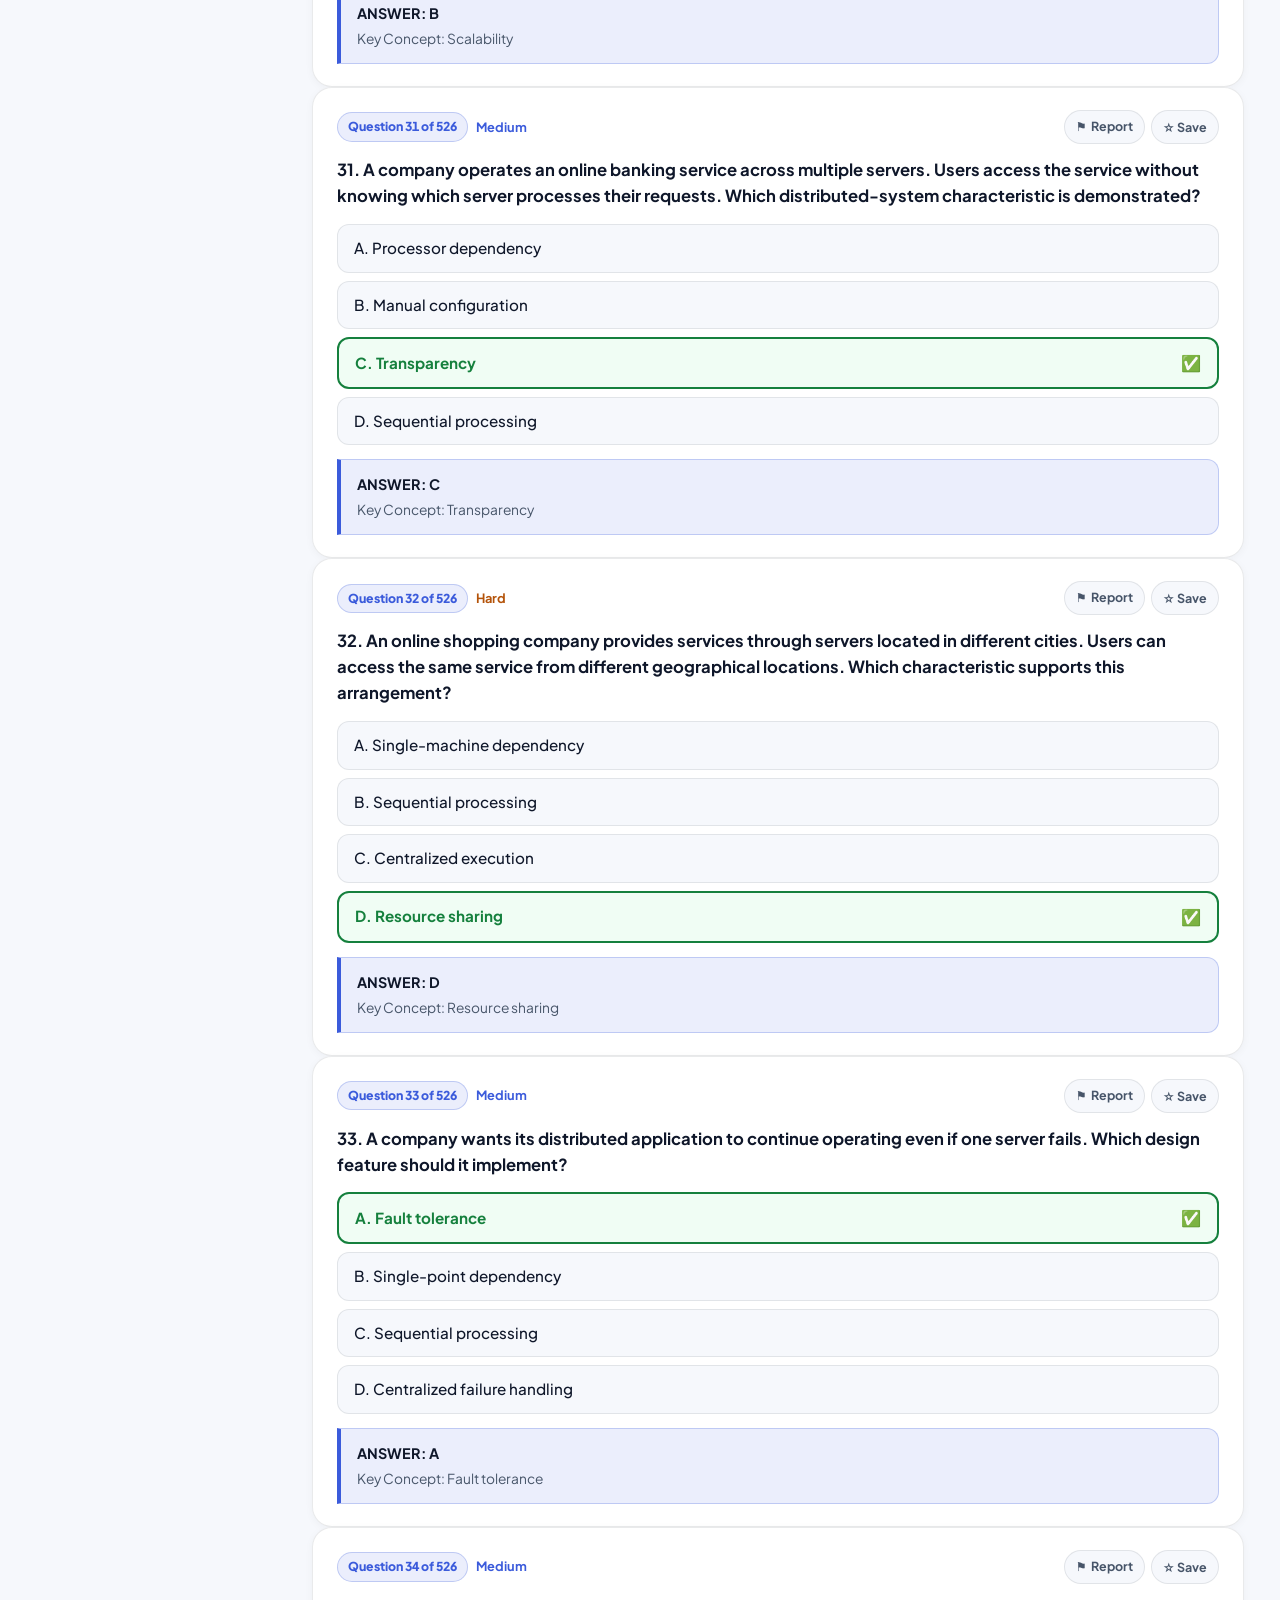
<file: quiz.html>
<!DOCTYPE html>
<html lang="en">
<head>
  <meta charset="UTF-8">
  <meta name="viewport" content="width=device-width, initial-scale=1.0">
  <title data-config-title-format="MCQ Practice &amp; Review — {brand.name}">MCQ Practice &amp; Review — ReviseLoop</title>
  <meta name="description" data-config-meta-description="brand.metaDescription" content="An offline-capable MCQ practice and exam revision workspace with mock exams, mistake review, and progress tracking.">
  <meta name="theme-color" content="#3b5bdb">
  <link rel="icon" type="image/svg+xml" href="data:image/svg+xml,%3Csvg xmlns='http://www.w3.org/2000/svg' viewBox='0 0 64 64'%3E%3Crect width='64' height='64' rx='16' fill='%233b5bdb'/%3E%3Ctext x='50%25' y='54%25' dominant-baseline='middle' text-anchor='middle' font-family='system-ui,sans-serif' font-weight='800' font-size='30' fill='%23fff'%3ERL%3C/text%3E%3C/svg%3E">
  <link rel="preconnect" href="https://fonts.googleapis.com">
  <link rel="preconnect" href="https://fonts.gstatic.com" crossorigin>
  <link href="https://fonts.googleapis.com/css2?family=Plus+Jakarta+Sans:wght@400;500;600;700;800&display=swap" rel="stylesheet">
  <link rel="stylesheet" href="assets/css/global.css">
  <link rel="stylesheet" href="assets/css/quiz.css">
</head>
<body class="quiz-page">

  <a href="#main-content" class="skip-link">Skip to main content</a>

  <!-- Ambient Background Blobs -->
  <div class="blob blob1" aria-hidden="true"></div>
  <div class="blob blob2" aria-hidden="true"></div>
  <div class="blob blob3" aria-hidden="true"></div>

  <button type="button" class="desktop-reopen-btn" id="desktop-reopen-btn" onclick="toggleSidebar()" aria-label="Open Navigation Sidebar">☰ Menu</button>
  <div class="sidebar-backdrop" id="sidebar-backdrop" onclick="closeMobileSidebar()" aria-hidden="true"></div>

  <!-- Collapsible Sidebar -->
  <aside class="sidebar" id="app-sidebar" aria-label="Quiz Navigation Sidebar">
    <div class="sidebar-top">
      <div class="sidebar-brand">
        <span class="brand-badge-icon" aria-hidden="true">📘</span>
        <div class="brand-text-wrap">
          <span class="brand-title" id="sb-course-title" data-config-text="brand.name">ReviseLoop</span>
          <span class="brand-sub" id="sb-total-sub">Loading bank...</span>
        </div>
      </div>
      <button type="button" class="hide-sidebar-btn" onclick="toggleSidebar()" aria-label="Hide sidebar" title="Hide sidebar ([)">✕</button>
    </div>

    <div class="sidebar-subbar">
      <a href="index.html" class="sb-back-link">← All Subjects</a>
      <button type="button" class="sb-kbd-trigger" onclick="openKbdModal()" title="Keyboard Shortcuts (?)">⌨️ Keys <kbd>?</kbd></button>
    </div>

    <div class="sidebar-scroll">
      <!-- Progress Telemetry -->
      <div>
        <div class="sb-section-title">Progress</div>
        <div class="sb-telemetry">
          <div class="sb-telemetry-head">
            <span id="sb-answered-label">Completed: 0 / 0</span>
            <span id="sb-acc-label">0%</span>
          </div>
          <div class="sb-track" aria-hidden="true"><div class="sb-fill" id="sb-progress-fill"></div></div>
          <div class="sb-telemetry-foot">
            <span class="txt-ok" id="sb-ok-text">✅ 0 Correct</span>
            <span class="txt-bad" id="sb-bad-text">❌ 0 Wrong</span>
          </div>
        </div>
      </div>

      <!-- Study Modes -->
      <div>
        <div class="sb-section-title">Study Modes</div>
        <div class="sb-nav-list">
          <button type="button" class="sb-nav-btn active" id="mode-study" onclick="setMode('study')">
            <span class="sb-nav-left"><span class="sb-icon-box" aria-hidden="true">📖</span><span>Study Bank</span></span>
            <span class="sb-pill-count" id="study-total-pill">0</span>
          </button>
          <button type="button" class="sb-nav-btn" id="mode-practice" onclick="setMode('practice')">
            <span class="sb-nav-left"><span class="sb-icon-box" aria-hidden="true">✍️</span><span>Sequential Quiz</span></span>
            <span class="sb-pill-count" id="quiz-progress-pill">0/0</span>
          </button>
          <button type="button" class="sb-nav-btn" id="mode-mock" onclick="setMode('mock')">
            <span class="sb-nav-left"><span class="sb-icon-box" aria-hidden="true">🎲</span><span>Mock Exam</span></span>
            <span class="sb-pill-count">Test</span>
          </button>
          <button type="button" class="sb-nav-btn" id="mode-missed" onclick="setMode('missed')">
            <span class="sb-nav-left"><span class="sb-icon-box" aria-hidden="true">❌</span><span>Missed / Wrong</span></span>
            <span class="sb-pill-count" id="missed-count">0</span>
          </button>
          <button type="button" class="sb-nav-btn" id="mode-bookmarked" onclick="setMode('bookmarked')">
            <span class="sb-nav-left"><span class="sb-icon-box" aria-hidden="true">⭐</span><span>Saved Review</span></span>
            <span class="sb-pill-count" id="saved-count">0</span>
          </button>
        </div>
      </div>

      <!-- Compact Segmented Difficulty Filter -->
      <div id="sb-diff-section">
        <div class="sb-section-title">Difficulty</div>
        <div class="sb-diff-grid">
          <button type="button" class="sb-diff-pill active" id="diff-all" onclick="setDifficulty('all')">
            <span>All</span>
            <strong id="count-all">0</strong>
          </button>
          <button type="button" class="sb-diff-pill" id="diff-easy" onclick="setDifficulty('easy')">
            <span>Easy</span>
            <strong id="count-easy">0</strong>
          </button>
          <button type="button" class="sb-diff-pill" id="diff-medium" onclick="setDifficulty('medium')">
            <span>Med</span>
            <strong id="count-medium">0</strong>
          </button>
          <button type="button" class="sb-diff-pill" id="diff-hard" onclick="setDifficulty('hard')">
            <span>Hard</span>
            <strong id="count-hard">0</strong>
          </button>
        </div>
      </div>

      <!-- Search & Tools -->
      <div id="sb-tools-section">
        <div class="sb-section-title">Search &amp; Tools</div>
        <label for="search-box" class="sr-only">Search questions by keyword or number</label>
        <input type="search" id="search-box" class="sb-search" placeholder="🔍 Keyword or #14..." oninput="onSearch()" autocomplete="off">
        <div class="sb-util-grid">
          <button type="button" class="sb-util-btn" id="shuffle-opt-btn" onclick="toggleShuffleOptions()">🔀 Shuffle</button>
          <button type="button" class="sb-util-btn sb-reset-btn" id="reset-progress-btn" onclick="resetProgress()" title="Reset Sequential Quiz answers">↺ Reset</button>
        </div>
        <div class="sb-util-grid">
          <button type="button" class="sb-util-btn" onclick="exportProgress()" title="Download progress backup as JSON">⬇ Export</button>
          <button type="button" class="sb-util-btn" onclick="document.getElementById('progress-import-input').click()" title="Restore progress from a JSON backup">⬆ Import</button>
        </div>
        <input type="file" id="progress-import-input" accept=".json" hidden onchange="importProgressFile(event)">
        <button type="button" class="sb-upload-btn" onclick="openUploadModal()">
          📤 Upload / Format Guide
        </button>
      </div>
    </div>
  </aside>

  <!-- Main Workspace -->
  <div class="app-shell">
    <!-- Clean Top Navbar matching index.html -->
    <header class="quiz-topbar" id="top">
      <div class="quiz-topbar-inner">
        <div class="topbar-left">
          <button type="button" class="mobile-menu-btn" onclick="toggleSidebar()" aria-label="Open Navigation Menu">☰</button>
          <a href="index.html" class="logo">Revise<span>Loop</span></a>
        </div>
        <div class="topbar-right">
          <button type="button" class="topbar-action-btn" onclick="openUploadModal()" title="Upload Custom MCQ File" aria-label="Upload custom MCQ file">📤 <span class="desktop-only">Upload</span></button>
          <button type="button" class="topbar-action-btn" onclick="openKbdModal()" title="Interactive Keyboard Shortcuts (?)" aria-label="Open keyboard shortcuts">⌨️ <span class="desktop-only">Shortcuts</span></button>
          <button type="button" class="theme-btn" id="themeBtn" aria-label="Switch to dark mode" aria-pressed="false">🌙 Dark</button>
        </div>
      </div>
    </header>

    <main class="quiz-main" id="main-content">
      <!-- Subject Hero Card -->
      <section class="quiz-hero-card">
        <span class="tag quiz-code-tag" id="hero-code">LOADING</span>
        <h1 id="hero-title">Loading Subject...</h1>
        <p class="hero-subheading" id="hero-sub">Preparing question bank...</p>
        <div class="topic-filter-bar" id="topic-filter-bar" style="display:none;"></div>
      </section>

      <!-- Stats & Pagination Bar -->
      <div class="stats-bar" id="standard-stats-bar">
        <div class="stats-pills">
          <span class="stat-badge" id="showing-badge">0 of 0</span>
          <span class="stat-badge green" id="correct-badge">✅ 0</span>
          <span class="stat-badge red" id="wrong-badge">❌ 0</span>
          <button type="button" class="action-btn practice-reset-inline" id="practice-reset-btn" style="display:none;" onclick="resetProgress()" title="Reset Sequential Quiz answers">↺ Reset Quiz</button>
          <button type="button" class="action-btn" id="clear-filters-btn" style="display:none;" onclick="clearAllFilters()">✕ Clear</button>
        </div>
        <div class="page-controls">
          <select id="jump-select" class="range-select" onchange="jumpToBatch(this.value)" aria-label="Jump to question range"></select>
          <select id="per-page-select" class="range-select" onchange="changePerPage(this.value)" aria-label="Questions per page">
            <option value="50" selected>50 / page</option>
            <option value="100">100 / page</option>
            <option value="9999">Show All</option>
          </select>
        </div>
      </div>

      <div id="undo-toast-area" style="display:none;" aria-live="polite"></div>
      <div id="review-header-area" style="display:none;"></div>
      <div id="mock-area" style="display:none;"></div>
      <section class="mcq-container" id="mcq-list"></section>

      <!-- Quiz Footer -->
      <footer class="site-footer quiz-footer">
        <div class="footer-inner">
          <div class="footer-brand">
            <a href="index.html" class="logo footer-logo">Revise<span>Loop</span></a>
            <p class="footer-desc" data-config-text="brand.quizFooterTagline">
              Focused MCQ practice, mock exams, and active-recall revision.
            </p>
          </div>

          <div class="footer-links-group">
            <div class="footer-col">
              <h4>Navigation</h4>
              <a href="index.html">All Subjects</a>
              <a href="#" onclick="openKbdModal(); return false;">Keyboard Shortcuts</a>
              <a href="#" onclick="openUploadModal(); return false;">Upload Bank</a>
              <a href="#top">Back to Top ↑</a>
            </div>
          </div>
        </div>

        <div class="footer-bottom">
          <span data-config-text="brand.copyrightLine">© 2026 ReviseLoop • Offline-capable study workspace</span>
          <span>Built by <a data-config-href="author.githubUrl" data-config-text="author.name" href="https://github.com/asad-ali-sajjad" target="_blank" rel="noopener noreferrer">asad-ali-sajjad</a></span>
        </div>
      </footer>

    </main>
  </div>

  <!-- =====================================================================
       MODAL 1: Upload MCQ Bank & Format Specification
       ===================================================================== -->
  <div class="hub-modal-backdrop" id="upload-modal" inert onclick="if(event.target===this) closeModals()">
    <div class="hub-modal" role="dialog" aria-modal="true" aria-labelledby="upload-modal-title">
      <div class="hub-modal-head">
        <div>
          <h2 id="upload-modal-title">📤 Upload MCQ Bank (.json / .js)</h2>
          <p>Load any question bank immediately in the browser or download a template to test.</p>
        </div>
        <button type="button" class="modal-close-btn" onclick="closeModals()" aria-label="Close Modal">✕</button>
      </div>

      <div class="hub-modal-body">
        <!-- Dropzone -->
        <div class="upload-dropzone" id="upload-dropzone"
             role="button"
             tabindex="0"
             aria-label="Click to choose a .json or .js file or drag and drop here"
             onclick="document.getElementById('mcq-file-upload').click()"
             onkeydown="if(event.key==='Enter'||event.key===' '){event.preventDefault();document.getElementById('mcq-file-upload').click();}"
             ondragover="event.preventDefault(); this.classList.add('dragover')"
             ondragleave="this.classList.remove('dragover')"
             ondrop="handleFileDrop(event)">
          <div class="drop-icon" aria-hidden="true">📂</div>
          <div class="drop-title">Click to choose a file or drag &amp; drop here</div>
          <div class="drop-sub">Accepted formats: <code>.json</code> or <code>.js</code> (UTF-8 plain text, max <span data-config-text="quizDefaults.maxUploadSizeMB">10</span> MB)</div>
          <input type="file" id="mcq-file-upload" accept=".js,.json" hidden onchange="handleFileUpload(event)">
        </div>

        <div id="upload-feedback" class="upload-feedback" style="display:none;" aria-live="polite"></div>

        <!-- Format Rules -->
        <div class="format-rules-box">
          <h3>📋 Format Requirements &amp; Rules</h3>
          <ul class="rules-list">
            <li><strong>Required keys per question:</strong> <code>q</code> (question text), <code>A</code>, <code>B</code>, <code>C</code>, <code>D</code> (all 4 options), and <code>ans</code> (<code>"A"</code>, <code>"B"</code>, <code>"C"</code>, or <code>"D"</code>).</li>
            <li><strong>Optional keys:</strong> <code>num</code> (auto-numbered if omitted), <code>explanation</code> / <code>exp</code> (shown in answer banner), <code>difficulty</code> (<code>"easy"</code>, <code>"medium"</code>, <code>"hard"</code>), and <code>topic</code>.</li>
            <li><strong>JS Restriction:</strong> <code>.js</code> files must assign <code>window.EXAM_DATA = { ... }</code> or <code>const MCQS = [ ... ]</code> without ES module <code>import</code> / <code>export</code> statements.</li>
          </ul>
        </div>

        <!-- Live Sample Viewer + Download -->
        <div class="sample-box">
          <div class="sample-toolbar">
            <div class="sample-tabs">
              <button type="button" class="sample-tab active" id="sample-tab-json" onclick="switchSampleTab('json')">sample-mcqs.json</button>
              <button type="button" class="sample-tab" id="sample-tab-js" onclick="switchSampleTab('js')">sample-mcqs.js</button>
            </div>
            <div class="sample-actions">
              <button type="button" class="action-btn" id="copy-sample-btn" onclick="copySampleCode()">📋 Copy</button>
              <button type="button" class="action-btn" onclick="downloadSampleFile('json')">⬇ .json</button>
              <button type="button" class="action-btn" onclick="downloadSampleFile('js')">⬇ .js</button>
            </div>
          </div>
          <pre class="sample-pre"><code id="sample-code-block"></code></pre>
        </div>
      </div>
    </div>
  </div>

  <!-- =====================================================================
       MODAL 2: Interactive Keyboard Shortcuts
       ===================================================================== -->
  <div class="hub-modal-backdrop" id="kbd-modal" inert onclick="if(event.target===this) closeModals()">
    <div class="hub-modal kbd-modal-card" role="dialog" aria-modal="true" aria-labelledby="kbd-modal-title">
      <div class="hub-modal-head">
        <div>
          <h2 id="kbd-modal-title">⌨️ Interactive Keyboard Shortcuts</h2>
          <p>Press any key on your keyboard to test it live, or click a row to run the action.</p>
        </div>
        <button type="button" class="modal-close-btn" onclick="closeModals()" aria-label="Close Modal">✕</button>
      </div>

      <div class="hub-modal-body">
        <div class="kbd-interactive-grid">
          <button type="button" class="kbd-item-btn" data-keys="n,j,arrowdown" onclick="demoShortcutAction('next')">
            <span class="kbd-item-info">
              <strong>Next Question</strong>
              <small>Advance &amp; scroll to next card</small>
            </span>
            <span class="kbd-keys"><kbd>N</kbd> / <kbd>J</kbd> / <kbd>↓</kbd></span>
          </button>

          <button type="button" class="kbd-item-btn" data-keys="k,arrowup" onclick="demoShortcutAction('prev')">
            <span class="kbd-item-info">
              <strong>Previous Question</strong>
              <small>Move focus up to previous card</small>
            </span>
            <span class="kbd-keys"><kbd>K</kbd> / <kbd>↑</kbd></span>
          </button>

          <button type="button" class="kbd-item-btn" data-keys="a,b,c,d,1,2,3,4" onclick="demoShortcutAction('option')">
            <span class="kbd-item-info">
              <strong>Select Answer Option</strong>
              <small>Pick Option A, B, C, or D in Quiz/Mock</small>
            </span>
            <span class="kbd-keys"><kbd>A</kbd>–<kbd>D</kbd> or <kbd>1</kbd>–<kbd>4</kbd></span>
          </button>

          <button type="button" class="kbd-item-btn" data-keys="t" onclick="demoShortcutAction('top')">
            <span class="kbd-item-info">
              <strong>Scroll to Top</strong>
              <small>Jump back to the top &amp; first card</small>
            </span>
            <span class="kbd-keys"><kbd>T</kbd></span>
          </button>

          <button type="button" class="kbd-item-btn" data-keys="s" onclick="demoShortcutAction('save')">
            <span class="kbd-item-info">
              <strong>Bookmark / Save Card</strong>
              <small>Toggle star on the focused question</small>
            </span>
            <span class="kbd-keys"><kbd>S</kbd></span>
          </button>

          <button type="button" class="kbd-item-btn" data-keys="e" onclick="demoShortcutAction('reveal')">
            <span class="kbd-item-info">
              <strong>Reveal Answer</strong>
              <small>Show answer in Sequential Quiz mode</small>
            </span>
            <span class="kbd-keys"><kbd>E</kbd></span>
          </button>

          <button type="button" class="kbd-item-btn" data-keys="/" onclick="demoShortcutAction('search')">
            <span class="kbd-item-info">
              <strong>Quick Search</strong>
              <small>Open sidebar &amp; focus search box</small>
            </span>
            <span class="kbd-keys"><kbd>/</kbd></span>
          </button>

          <button type="button" class="kbd-item-btn" data-keys="[" onclick="demoShortcutAction('sidebar')">
            <span class="kbd-item-info">
              <strong>Toggle Sidebar</strong>
              <small>Collapse or expand navigation panel</small>
            </span>
            <span class="kbd-keys"><kbd>[</kbd></span>
          </button>

          <button type="button" class="kbd-item-btn" data-keys="?,escape" onclick="closeModals()">
            <span class="kbd-item-info">
              <strong>Shortcuts / Close</strong>
              <small>Toggle this dialog or close modals</small>
            </span>
            <span class="kbd-keys"><kbd>?</kbd> / <kbd>Esc</kbd></span>
          </button>
        </div>
      </div>
    </div>
  </div>

  <!-- Floating Mobile & Quick-Nav Dock (Bottom-Right) -->
  <div class="floating-nav-dock" id="floating-nav-dock" aria-label="Quick Question Navigation">
    <button type="button" class="float-nav-btn float-next-btn" id="floating-next-btn" onclick="goToNextQuestion()" title="Next Question (N)">Next ↓</button>
    <button type="button" class="float-nav-btn float-top-btn" id="floating-top-btn" onclick="scrollToTop()" title="Back to Top (T)">↑ Top</button>
  </div>

  <script src="assets/js/config.js"></script>
  <script src="assets/js/theme.js"></script>
  <script src="assets/js/subjects-data.js"></script>
  <script src="assets/js/quiz-engine.js"></script>
  <script src="assets/js/pwa.js"></script>
</body>
</html>
</file>
<file: assets/css/global.css>
/* ==========================================================================
   ReviseLoop — Global Design Tokens, Theme Variables & Shared Shell
   ========================================================================== */

:root {
  --sans: "Plus Jakarta Sans", system-ui, -apple-system, BlinkMacSystemFont, "Segoe UI", Roboto, "Helvetica Neue", Arial, sans-serif;
  --mono: ui-monospace, SFMono-Regular, Menlo, Monaco, Consolas, "Liberation Mono", monospace;

  --bg: #f6f8fc;
  --surface: rgba(255, 255, 255, 0.88);
  --surface-solid: #ffffff;
  --surface-subtle: #f1f5f9;
  --text: #0f172a;
  --muted: #475569;
  --border: rgba(15, 23, 42, 0.09);
  --border-strong: rgba(15, 23, 42, 0.16);

  --primary: #3b5bdb;
  --primary-hover: #2f49b8;
  --primary-fg: #ffffff;
  --primary-soft: rgba(59, 91, 219, 0.1);
  --primary-border: rgba(59, 91, 219, 0.25);

  --success: #15803d;
  --success-bg: #f0fdf4;
  --success-border: #86efac;

  --danger: #b91c1c;
  --danger-bg: #fef2f2;
  --danger-border: #fca5a5;

  --warn-bg: #fffbeb;
  --warn-border: #fde68a;
  --warn-text: #b45309;

  /* Cross-stylesheet compatibility aliases (coming-soon.css & quiz.css) */
  --card: var(--surface-solid);
  --primary-light: var(--primary-soft);
  --accent-green: var(--success);
  --accent-green-light: var(--success-bg);
  --bad-bg: var(--danger-bg);
  --bad-border: var(--danger-border);
  --bad-text: var(--danger);
  --sidebar-w: 276px;
  --ease-smooth: cubic-bezier(0.22, 1, 0.36, 1);

  --shadow-sm: 0 2px 8px rgba(15, 23, 42, 0.04);
  --shadow: 0 12px 32px rgba(15, 23, 42, 0.06);
  --shadow-lg: 0 20px 48px rgba(15, 23, 42, 0.1);

  --radius-sm: 10px;
  --radius-md: 16px;
  --radius-lg: 22px;
}

[data-theme="dark"] {
  --bg: #0b1120;
  --surface: rgba(17, 25, 43, 0.88);
  --surface-solid: #11192b;
  --surface-subtle: #18233c;
  --text: #f1f5f9;
  --muted: #94a3b8;
  --border: rgba(148, 163, 184, 0.14);
  --border-strong: rgba(148, 163, 184, 0.24);

  --primary: #6384ff;
  --primary-hover: #7c97ff;
  --primary-fg: #0b132b;
  --primary-soft: rgba(99, 132, 255, 0.15);
  --primary-border: rgba(99, 132, 255, 0.34);

  --success: #4ade80;
  --success-bg: rgba(22, 163, 74, 0.14);
  --success-border: rgba(74, 222, 128, 0.35);

  --danger: #f87171;
  --danger-bg: rgba(220, 38, 38, 0.14);
  --danger-border: rgba(248, 113, 113, 0.35);

  --warn-bg: rgba(245, 158, 11, 0.14);
  --warn-border: rgba(251, 191, 36, 0.32);
  --warn-text: #fcd34d;

  --shadow-sm: 0 2px 10px rgba(0, 0, 0, 0.24);
  --shadow: 0 14px 36px rgba(0, 0, 0, 0.36);
  --shadow-lg: 0 24px 56px rgba(0, 0, 0, 0.48);
}

*,
*::before,
*::after {
  box-sizing: border-box;
}

[hidden] {
  display: none !important;
}

html {
  scroll-behavior: smooth;
}

body {
  margin: 0;
  font-family: var(--sans);
  background: var(--bg);
  color: var(--text);
  line-height: 1.6;
  -webkit-font-smoothing: antialiased;
  overflow-x: hidden;
  transition: background-color 0.2s ease, color 0.2s ease;
}

a {
  color: inherit;
}

:focus-visible {
  outline: 2.5px solid var(--primary);
  outline-offset: 2px;
}

@media (prefers-reduced-motion: reduce) {
  html {
    scroll-behavior: auto;
  }

  *,
  *::before,
  *::after {
    animation-duration: 0.01ms !important;
    animation-iteration-count: 1 !important;
    transition-duration: 0.01ms !important;
    scroll-behavior: auto !important;
  }
}

code {
  font-family: var(--mono);
  font-size: 0.88em;
  background: var(--primary-soft);
  color: var(--primary);
  padding: 2px 6px;
  border-radius: 6px;
}

kbd {
  display: inline-flex;
  align-items: center;
  justify-content: center;
  min-width: 22px;
  height: 22px;
  padding: 0 6px;
  font-family: var(--mono);
  font-size: 0.74rem;
  font-weight: 700;
  color: var(--muted);
  background: var(--surface-solid);
  border: 1px solid var(--border-strong);
  border-bottom-width: 2px;
  border-radius: 6px;
}

/* Accessibility Helpers */
.sr-only {
  position: absolute;
  width: 1px;
  height: 1px;
  padding: 0;
  margin: -1px;
  overflow: hidden;
  clip: rect(0, 0, 0, 0);
  white-space: nowrap;
  border: 0;
}

.skip-link {
  position: fixed;
  top: -60px;
  left: 16px;
  z-index: 2000;
  background: var(--primary);
  color: #ffffff;
  font-weight: 700;
  font-size: 0.88rem;
  padding: 10px 16px;
  border-radius: 10px;
  text-decoration: none;
  box-shadow: var(--shadow);
  transition: top 0.15s ease;
}

.skip-link:focus {
  top: 14px;
}

/* Ambient Background Blobs */
.blob {
  position: fixed;
  border-radius: 50%;
  filter: blur(95px);
  opacity: 0.42;
  pointer-events: none;
  z-index: -1;
}

[data-theme="dark"] .blob {
  opacity: 0.2;
}

.blob1 {
  width: 440px;
  height: 440px;
  background: #c7d2fe;
  top: -130px;
  left: -110px;
}

.blob2 {
  width: 400px;
  height: 400px;
  background: #bae6fd;
  top: 32%;
  right: -130px;
}

.blob3 {
  width: 380px;
  height: 380px;
  background: #ddd6fe;
  bottom: -120px;
  left: 24%;
}

/* Top Navbar */
.navbar {
  position: sticky;
  top: 0;
  z-index: 100;
  backdrop-filter: blur(14px);
  -webkit-backdrop-filter: blur(14px);
  background: rgba(246, 248, 252, 0.84);
  border-bottom: 1px solid var(--border);
}

[data-theme="dark"] .navbar {
  background: rgba(11, 17, 32, 0.84);
}

.nav-inner {
  max-width: 1160px;
  margin: 0 auto;
  padding: 13px 24px;
  display: flex;
  align-items: center;
  justify-content: space-between;
  gap: 16px;
}

/* Clean Two-Tone Brand Wordmark (No Refresh Icon) */
.logo {
  display: inline-flex;
  align-items: center;
  font-size: 1.3rem;
  font-weight: 800;
  letter-spacing: -0.03em;
  text-decoration: none;
  color: var(--text);
}

.logo svg {
  display: none;
}

.logo span,
.logo-accent {
  color: var(--primary);
}

.nav-links {
  display: flex;
  align-items: center;
  gap: 6px;
}

.nav-links a,
.nav-link-btn {
  background: none;
  border: none;
  padding: 7px 11px;
  border-radius: 9px;
  font-family: inherit;
  font-size: 0.9rem;
  font-weight: 600;
  color: var(--muted);
  text-decoration: none;
  cursor: pointer;
  transition: color 0.15s ease, background-color 0.15s ease;
}

.nav-links a:hover,
.nav-link-btn:hover {
  color: var(--primary);
  background: var(--primary-soft);
}

.nav-back-link {
  display: inline-flex;
  align-items: center;
  gap: 6px;
  font-size: 0.9rem;
  font-weight: 700;
  color: var(--muted);
  text-decoration: none;
  padding: 7px 12px;
  border-radius: 9px;
  transition: color 0.15s ease, background-color 0.15s ease;
}

.nav-back-link:hover {
  color: var(--primary);
  background: var(--primary-soft);
}

/* Shared Buttons & Pills */
.theme-btn {
  display: inline-flex;
  align-items: center;
  justify-content: center;
  gap: 7px;
  min-height: 38px;
  padding: 7px 14px;
  margin-left: 4px;
  border-radius: 999px;
  border: 1px solid var(--border);
  background: var(--surface-solid);
  color: var(--text);
  font-family: inherit;
  font-size: 0.85rem;
  font-weight: 700;
  cursor: pointer;
  box-shadow: var(--shadow-sm);
  transition: transform 0.15s ease, border-color 0.15s ease, background-color 0.15s ease;
}

.theme-btn:hover {
  transform: translateY(-1px);
  border-color: var(--primary-border);
}

.theme-btn svg {
  color: var(--primary);
  flex-shrink: 0;
}

.btn {
  display: inline-flex;
  align-items: center;
  justify-content: center;
  gap: 8px;
  min-height: 44px;
  padding: 11px 22px;
  border-radius: 12px;
  font-family: inherit;
  font-size: 0.95rem;
  font-weight: 700;
  text-decoration: none;
  cursor: pointer;
  border: 1px solid transparent;
  transition: transform 0.16s ease, box-shadow 0.16s ease, background-color 0.16s ease, border-color 0.16s ease;
}

.btn:hover {
  transform: translateY(-1px);
}

.btn:active {
  transform: translateY(0);
}

.btn-primary {
  background: var(--primary);
  color: #ffffff;
  box-shadow: 0 8px 20px rgba(59, 91, 219, 0.25);
}

.btn-primary:hover {
  background: var(--primary-hover);
  box-shadow: 0 10px 24px rgba(59, 91, 219, 0.32);
}

.btn-secondary {
  background: var(--surface-solid);
  color: var(--text);
  border-color: var(--border);
  box-shadow: var(--shadow-sm);
}

.btn-secondary:hover {
  border-color: var(--primary-border);
  background: var(--surface-subtle);
}

.tag {
  display: inline-flex;
  align-items: center;
  gap: 7px;
  padding: 6px 14px;
  border-radius: 999px;
  font-size: 0.82rem;
  font-weight: 700;
  background: var(--primary-soft);
  color: var(--primary);
  border: 1px solid var(--primary-border);
}

/* Unified Site Footer */
.site-footer {
  margin-top: 64px;
  background: var(--surface);
  border: 1px solid var(--border);
  border-radius: var(--radius-lg);
  padding: 36px 36px 24px;
  box-shadow: var(--shadow-sm);
  backdrop-filter: blur(12px);
}

.footer-inner {
  display: flex;
  justify-content: space-between;
  align-items: flex-start;
  gap: 36px;
  flex-wrap: wrap;
}

.footer-brand {
  max-width: 380px;
}

.footer-logo {
  font-size: 1.22rem;
}

.footer-desc {
  margin: 10px 0 0;
  font-size: 0.9rem;
  color: var(--muted);
  line-height: 1.6;
}

.footer-pills {
  display: flex;
  flex-wrap: wrap;
  gap: 7px;
  margin-top: 14px;
}

.footer-pill {
  font-size: 0.76rem;
  font-weight: 700;
  padding: 4px 10px;
  border-radius: 999px;
  background: var(--primary-soft);
  color: var(--primary);
  border: 1px solid var(--primary-border);
}

.footer-links-group {
  display: flex;
  gap: 48px;
  flex-wrap: wrap;
}

.footer-col {
  display: flex;
  flex-direction: column;
  gap: 9px;
}

.footer-col h4 {
  margin: 0 0 4px;
  font-size: 0.78rem;
  font-weight: 800;
  text-transform: uppercase;
  letter-spacing: 0.06em;
  color: var(--text);
}

.footer-col a,
.footer-col button {
  background: none;
  border: none;
  padding: 0;
  text-align: left;
  font-family: inherit;
  font-size: 0.88rem;
  font-weight: 600;
  color: var(--muted);
  text-decoration: none;
  cursor: pointer;
  transition: color 0.15s ease, transform 0.15s ease;
}

.footer-col a:hover,
.footer-col button:hover {
  color: var(--primary);
  transform: translateX(2px);
}

.footer-bottom {
  margin-top: 28px;
  padding-top: 18px;
  border-top: 1px solid var(--border);
  display: flex;
  justify-content: space-between;
  align-items: center;
  gap: 12px;
  flex-wrap: wrap;
  font-size: 0.84rem;
  color: var(--muted);
}

.footer-bottom a {
  color: var(--primary);
  font-weight: 700;
  text-decoration: none;
}

.footer-bottom a:hover {
  text-decoration: underline;
}

@media (max-width: 680px) {
  .nav-inner {
    padding: 11px 16px;
    gap: 8px;
  }

  .nav-links {
    gap: 2px;
  }

  .nav-links a,
  .nav-link-btn {
    padding: 6px 8px;
    font-size: 0.84rem;
  }

  .nav-links a[href="#faq"] {
    display: none;
  }

  .theme-btn {
    padding: 6px 11px;
    font-size: 0.82rem;
  }

  .site-footer {
    padding: 26px 20px 20px;
  }

  .footer-links-group {
    gap: 28px;
  }
}


/* ===== MOBILE FIXES: global ===== */
html, body { overflow-x: clip; }
html { -webkit-text-size-adjust: 100%; text-size-adjust: 100%; }

a, button, summary, select, input {
  touch-action: manipulation;
  -webkit-tap-highlight-color: transparent;
}

/* Stop background scrolling behind dialogs */
html:has(dialog[open]) { overflow: hidden; }

.logo, .theme-btn { white-space: nowrap; flex-shrink: 0; }

@media (max-width: 920px) {
  .blob { display: none; }
  .navbar,
  [data-theme="dark"] .navbar {
    background: var(--bg);
    backdrop-filter: none;
    -webkit-backdrop-filter: none;
  }
  .site-footer { backdrop-filter: none; }
}

/* Section links remain available in the footer */
@media (max-width: 560px) {
  .nav-links a[href="#subjects"],
  .nav-links a[href="#features"] { display: none; }
  .theme-btn { margin-left: 0; }
}

@media (hover: none) {
  .btn:hover, .theme-btn:hover, .footer-col a:hover,
  .footer-col button:hover { transform: none; }
}
</file>
<file: assets/css/home.css>
/* ==========================================================================
   ReviseLoop — Landing Page, Interactive Sampler & Subject Catalog Styles
   ========================================================================== */

.container {
  max-width: 1160px;
  margin: 0 auto;
  padding: 28px 24px 64px;
}

/* Split Hero */
.hero {
  display: grid;
  grid-template-columns: 1.05fr 0.95fr;
  align-items: center;
  gap: 44px;
  padding: 28px 0 44px;
}

.hero-title {
  margin: 16px 0 18px;
  font-family: var(--sans);
  font-size: clamp(2.55rem, 5vw, 3.85rem);
  font-weight: 800;
  line-height: 1.05;
  letter-spacing: -0.035em;
  color: var(--text);
}

.hero-accent {
  color: var(--primary);
}

.hero-desc {
  margin: 0 0 26px;
  max-width: 500px;
  font-size: 1.05rem;
  color: var(--muted);
  line-height: 1.65;
}

.hero-actions {
  display: flex;
  align-items: center;
  gap: 12px;
  flex-wrap: wrap;
}

.hero-trust-list {
  list-style: none;
  margin: 22px 0 0;
  padding: 0;
  display: flex;
  align-items: center;
  gap: 20px;
  flex-wrap: wrap;
  font-size: 0.87rem;
  font-weight: 600;
  color: var(--muted);
}

.hero-trust-list li {
  display: inline-flex;
  align-items: center;
  gap: 7px;
}

.trust-check {
  display: inline-flex;
  align-items: center;
  justify-content: center;
  width: 18px;
  height: 18px;
  border-radius: 5px;
  background: var(--success-bg);
  color: var(--success);
  border: 1px solid var(--success-border);
  font-size: 0.72rem;
  font-weight: 800;
}

/* Hero Interactive 3-Question Mini-Sampler */
.demo-card {
  position: relative;
  overflow: hidden;
  background: var(--surface-solid);
  border: 1px solid var(--border);
  border-radius: var(--radius-lg);
  padding: 26px 26px 22px;
  box-shadow: var(--shadow-lg);
  transition: border-color 0.2s ease, box-shadow 0.2s ease;
}

.demo-card:focus-within {
  border-color: var(--primary-border);
}

.demo-progress-bar {
  position: absolute;
  top: 0;
  left: 0;
  right: 0;
  height: 3.5px;
  background: var(--surface-subtle);
}

.demo-progress-fill {
  height: 100%;
  background: var(--primary);
  transition: width 0.28s var(--ease-smooth);
}

.demo-card-top {
  display: flex;
  align-items: center;
  justify-content: space-between;
  gap: 10px;
  margin-bottom: 12px;
}

.demo-eyebrow-group {
  display: flex;
  align-items: center;
  gap: 8px;
  flex-wrap: wrap;
}

.demo-eyebrow {
  font-size: 0.74rem;
  font-weight: 800;
  letter-spacing: 0.08em;
  text-transform: uppercase;
  color: var(--primary);
}

.demo-topic-pill {
  font-size: 0.74rem;
  font-weight: 700;
  color: var(--muted);
  background: var(--surface-subtle);
  padding: 3px 9px;
  border-radius: 999px;
}

.demo-meta-pills {
  display: inline-flex;
  align-items: center;
  gap: 6px;
}

.demo-score-pill {
  font-variant-numeric: tabular-nums;
  font-size: 0.74rem;
  font-weight: 800;
  color: var(--success);
  background: var(--success-bg);
  border: 1px solid var(--success-border);
  padding: 3px 9px;
  border-radius: 999px;
}

.demo-counter {
  font-variant-numeric: tabular-nums;
  font-size: 0.76rem;
  font-weight: 800;
  color: var(--muted);
  background: var(--surface-subtle);
  padding: 3px 10px;
  border-radius: 999px;
}

.demo-question {
  margin: 0 0 16px;
  font-size: 1.03rem;
  font-weight: 700;
  line-height: 1.5;
  color: var(--text);
}

.demo-options {
  display: flex;
  flex-direction: column;
  gap: 9px;
}

.demo-opt {
  width: 100%;
  min-height: 44px;
  padding: 11px 15px;
  text-align: left;
  font-family: inherit;
  font-size: 0.92rem;
  font-weight: 600;
  color: var(--text);
  background: var(--bg);
  border: 1px solid var(--border);
  border-radius: 12px;
  cursor: pointer;
  display: flex;
  align-items: center;
  justify-content: space-between;
  gap: 10px;
  transition: border-color 0.15s ease, background-color 0.15s ease, transform 0.12s ease;
}

.demo-opt:hover:not(:disabled) {
  border-color: var(--primary);
  background: var(--primary-soft);
  transform: translateX(2px);
}

.demo-opt:active:not(:disabled) {
  transform: scale(0.99);
}

.demo-opt:disabled {
  cursor: default;
}

.demo-opt.is-correct {
  background: var(--success-bg);
  border-color: var(--success-border);
  color: var(--success);
  font-weight: 700;
}

.demo-opt.is-wrong {
  background: var(--danger-bg);
  border-color: var(--danger-border);
  color: var(--danger);
  font-weight: 700;
}

.demo-opt.is-dimmed {
  opacity: 0.56;
}

.demo-footer {
  margin-top: 15px;
  padding-top: 13px;
  border-top: 1px solid var(--border);
  display: flex;
  flex-direction: column;
  gap: 12px;
}

.demo-feedback {
  font-size: 0.86rem;
  color: var(--muted);
  line-height: 1.52;
}

.demo-feedback strong {
  color: var(--text);
}

.demo-subject-link {
  display: inline-block;
  margin-top: 5px;
  font-size: 0.82rem;
  font-weight: 700;
  color: var(--primary);
  text-decoration: none;
}

.demo-subject-link:hover {
  text-decoration: underline;
}

.demo-controls {
  display: flex;
  align-items: center;
  justify-content: space-between;
  gap: 12px;
}

.demo-dots {
  display: inline-flex;
  align-items: center;
  gap: 6px;
}

.demo-dot {
  width: 8px;
  height: 8px;
  padding: 0;
  border: none;
  border-radius: 999px;
  background: var(--border-strong);
  cursor: pointer;
  transition: width 0.18s ease, background-color 0.18s ease;
}

.demo-dot.active {
  width: 20px;
  background: var(--primary);
}

.demo-btn-group {
  display: inline-flex;
  align-items: center;
  gap: 8px;
}

.demo-retry-btn {
  background: var(--surface-subtle);
  color: var(--muted);
  border: 1px solid var(--border);
  border-radius: 9px;
  padding: 6px 11px;
  font-family: inherit;
  font-size: 0.82rem;
  font-weight: 700;
  cursor: pointer;
  transition: color 0.15s ease, border-color 0.15s ease;
}

.demo-retry-btn:hover {
  color: var(--text);
  border-color: var(--border-strong);
}

.demo-next-btn {
  background: var(--primary-soft);
  color: var(--primary);
  border: 1px solid var(--primary-border);
  border-radius: 9px;
  padding: 6px 12px;
  font-family: inherit;
  font-size: 0.82rem;
  font-weight: 700;
  cursor: pointer;
  transition: background-color 0.15s ease, color 0.15s ease;
}

.demo-next-btn:hover {
  background: var(--primary);
  color: #ffffff;
}

/* Continue Where You Left Off Banner */
.continue-section {
  margin: 4px 0 36px;
}

.continue-card {
  display: flex;
  align-items: center;
  justify-content: space-between;
  gap: 20px;
  flex-wrap: wrap;
  background: var(--surface-solid);
  border: 1px solid var(--primary-border);
  border-left: 4px solid var(--primary);
  border-radius: var(--radius-md);
  padding: 18px 22px;
  box-shadow: var(--shadow);
}

.continue-meta {
  display: flex;
  align-items: center;
  gap: 14px;
}

.continue-icon {
  display: inline-flex;
  align-items: center;
  justify-content: center;
  width: 46px;
  height: 46px;
  border-radius: 12px;
  background: var(--primary-soft);
  font-size: 1.45rem;
  flex-shrink: 0;
}

.continue-eyebrow {
  font-size: 0.74rem;
  font-weight: 800;
  text-transform: uppercase;
  letter-spacing: 0.06em;
  color: var(--primary);
}

.continue-title {
  font-size: 1.08rem;
  font-weight: 800;
  color: var(--text);
}

.continue-sub {
  font-size: 0.86rem;
  color: var(--muted);
}

/* Catalog Section & Live Stats Strip */
.catalog-section {
  padding-top: 16px;
  scroll-margin-top: 76px;
}

.section-header-row {
  display: flex;
  align-items: flex-end;
  justify-content: space-between;
  gap: 20px;
  flex-wrap: wrap;
  margin-bottom: 22px;
}

.section-title {
  margin: 0;
  font-size: clamp(1.55rem, 2.8vw, 2rem);
  font-weight: 800;
  letter-spacing: -0.025em;
  color: var(--text);
}

.section-sub {
  margin: 6px 0 0;
  font-size: 0.96rem;
  color: var(--muted);
}

.hero-stats {
  display: flex;
  align-items: center;
  gap: 10px;
  flex-wrap: wrap;
}

.stat-pill {
  background: var(--surface);
  border: 1px solid var(--border);
  border-radius: 12px;
  padding: 9px 14px;
  min-width: 98px;
  display: flex;
  flex-direction: column;
  box-shadow: var(--shadow-sm);
}

.stat-value {
  font-variant-numeric: tabular-nums;
  font-size: 0.98rem;
  font-weight: 800;
  color: var(--text);
  line-height: 1.2;
}

.stat-label {
  font-size: 0.74rem;
  font-weight: 600;
  color: var(--muted);
  margin-top: 2px;
}

/* Filter Tabs & Search Bar */
.controls-bar {
  display: flex;
  align-items: flex-start;
  justify-content: space-between;
  gap: 14px;
  flex-wrap: wrap;
  margin-bottom: 22px;
}

.filter-tabs {
  display: flex;
  align-items: center;
  gap: 8px;
  flex-wrap: wrap;
}

.filter-btn {
  min-height: 38px;
  padding: 8px 15px;
  border-radius: 999px;
  border: 1px solid var(--border);
  background: var(--surface-solid);
  color: var(--muted);
  font-family: inherit;
  font-size: 0.86rem;
  font-weight: 700;
  cursor: pointer;
  transition: all 0.15s ease;
}

.filter-btn:hover {
  color: var(--text);
  border-color: var(--primary-border);
}

.filter-btn.active {
  background: var(--primary);
  border-color: var(--primary);
  color: #ffffff;
  box-shadow: 0 6px 16px rgba(59, 91, 219, 0.24);
}

.search-wrap {
  display: flex;
  flex-direction: column;
  align-items: flex-end;
  gap: 4px;
  flex: 1 1 280px;
  max-width: 360px;
}

.search-input-box {
  position: relative;
  width: 100%;
  display: flex;
  align-items: center;
}

.search-icon {
  position: absolute;
  left: 13px;
  color: var(--muted);
  pointer-events: none;
}

.search-input {
  width: 100%;
  min-height: 40px;
  padding: 9px 40px 9px 38px;
  border-radius: 12px;
  border: 1px solid var(--border);
  background: var(--surface-solid);
  color: var(--text);
  font-family: inherit;
  font-size: 0.9rem;
  outline: none;
  box-shadow: var(--shadow-sm);
  transition: border-color 0.15s ease, box-shadow 0.15s ease;
}

.search-input::-webkit-search-cancel-button {
  -webkit-appearance: none;
  appearance: none;
}

.search-input:focus {
  border-color: var(--primary);
  box-shadow: 0 0 0 3px var(--primary-soft);
}

.search-kbd {
  position: absolute;
  right: 11px;
  pointer-events: none;
}

.search-clear-btn {
  position: absolute;
  right: 10px;
  width: 24px;
  height: 24px;
  border-radius: 6px;
  border: none;
  background: var(--surface-subtle);
  color: var(--muted);
  font-size: 0.78rem;
  font-weight: 700;
  cursor: pointer;
  display: inline-flex;
  align-items: center;
  justify-content: center;
}

.search-clear-btn:hover {
  color: var(--text);
  background: var(--border-strong);
}

.search-scope-note {
  font-size: 0.76rem;
  font-weight: 600;
  color: var(--primary);
}

/* Subject Cards Grid */
.subject-grid {
  display: grid;
  grid-template-columns: repeat(auto-fill, minmax(310px, 1fr));
  gap: 18px;
}

.subject-card {
  background: var(--surface-solid);
  border: 1px solid var(--border);
  border-radius: var(--radius-md);
  padding: 22px;
  display: flex;
  flex-direction: column;
  box-shadow: var(--shadow-sm);
  transition: transform 0.18s ease, box-shadow 0.18s ease, border-color 0.18s ease;
}

.subject-card:not(.is-upcoming):hover {
  transform: translateY(-3px);
  box-shadow: var(--shadow);
  border-color: var(--primary-border);
}

.subject-card.is-upcoming {
  opacity: 0.8;
}

.card-top {
  display: flex;
  align-items: center;
  justify-content: space-between;
  gap: 12px;
  margin-bottom: 14px;
}

.subject-icon {
  display: inline-flex;
  align-items: center;
  justify-content: center;
  width: 42px;
  height: 42px;
  border-radius: 12px;
  background: var(--primary-soft);
  font-size: 1.3rem;
  flex-shrink: 0;
}

.card-badges {
  display: flex;
  align-items: center;
  gap: 6px;
  flex-wrap: wrap;
  justify-content: flex-end;
}

.course-code-pill {
  font-family: var(--mono);
  font-size: 0.72rem;
  font-weight: 700;
  padding: 4px 8px;
  border-radius: 6px;
  background: var(--surface-subtle);
  border: 1px solid var(--border);
  color: var(--muted);
}

.subject-badge {
  font-variant-numeric: tabular-nums;
  font-size: 0.76rem;
  font-weight: 800;
  padding: 4px 10px;
  border-radius: 999px;
  background: var(--primary-soft);
  color: var(--primary);
  border: 1px solid var(--primary-border);
}

.subject-badge.is-upcoming {
  background: var(--surface-subtle);
  color: var(--muted);
  border-color: var(--border);
}

.subject-card h3 {
  margin: 0 0 8px;
  font-size: 1.12rem;
  font-weight: 800;
  letter-spacing: -0.015em;
  color: var(--text);
}

.subject-card p {
  margin: 0 0 18px;
  font-size: 0.89rem;
  color: var(--muted);
  line-height: 1.55;
  flex: 1;
}

.card-review-pills {
  display: flex;
  flex-wrap: wrap;
  gap: 6px;
  margin: -6px 0 14px;
}

.review-chip {
  font-variant-numeric: tabular-nums;
  font-size: 0.74rem;
  font-weight: 700;
  padding: 3px 9px;
  border-radius: 999px;
}

.review-chip.is-missed {
  background: var(--danger-bg);
  color: var(--danger);
  border: 1px solid var(--danger-border);
}

.review-chip.is-saved {
  background: var(--warn-bg);
  color: var(--warn-text);
  border: 1px solid var(--warn-border);
}

.card-progress {
  margin-bottom: 14px;
}

.card-progress-meta {
  display: flex;
  justify-content: space-between;
  font-variant-numeric: tabular-nums;
  font-size: 0.78rem;
  font-weight: 700;
  color: var(--muted);
  margin-bottom: 6px;
}

.card-progress-track {
  height: 6px;
  border-radius: 999px;
  background: var(--surface-subtle);
  overflow: hidden;
}

.card-progress-fill {
  height: 100%;
  border-radius: 999px;
  background: linear-gradient(90deg, var(--primary), var(--success));
  transition: width 0.3s var(--ease-smooth);
}

.card-btn {
  display: inline-flex;
  align-items: center;
  justify-content: center;
  min-height: 42px;
  padding: 10px 16px;
  border-radius: 11px;
  background: var(--primary-soft);
  color: var(--primary);
  border: 1px solid var(--primary-border);
  font-size: 0.9rem;
  font-weight: 700;
  text-decoration: none;
  transition: background-color 0.15s ease, color 0.15s ease;
}

.subject-card:not(.is-upcoming) .card-btn:hover {
  background: var(--primary);
  color: #ffffff;
}

.card-btn.disabled {
  background: var(--surface-subtle);
  color: var(--muted);
  border-color: var(--border);
  cursor: default;
}

.empty-state {
  grid-column: 1 / -1;
  text-align: center;
  padding: 40px 20px;
  background: var(--surface-solid);
  border: 1px solid var(--border);
  border-radius: var(--radius-md);
}

.empty-state h3 {
  margin: 0 0 6px;
  font-size: 1.1rem;
}

.empty-state p {
  margin: 0 0 16px;
  color: var(--muted);
}

/* Features Section & Active Workflow Strip */
.features-section {
  margin-top: 72px;
  scroll-margin-top: 76px;
}

.section-center-head {
  text-align: center;
  max-width: 640px;
  margin: 0 auto 30px;
}

.workflow-strip {
  display: inline-flex;
  align-items: center;
  justify-content: center;
  flex-wrap: wrap;
  gap: 8px;
  margin-top: 18px;
  padding: 8px 14px;
  border-radius: 999px;
  background: var(--surface-solid);
  border: 1px solid var(--border);
  box-shadow: var(--shadow-sm);
}

.workflow-step {
  font-size: 0.8rem;
  font-weight: 700;
  color: var(--text);
  display: inline-flex;
  align-items: center;
  gap: 6px;
}

.workflow-step strong {
  font-variant-numeric: tabular-nums;
  font-size: 0.72rem;
  padding: 2px 6px;
  border-radius: 999px;
  background: var(--primary-soft);
  color: var(--primary);
}

.workflow-arrow {
  color: var(--muted);
  font-weight: 700;
  font-size: 0.82rem;
}

.features-grid {
  display: grid;
  grid-template-columns: repeat(3, 1fr);
  gap: 18px;
}

.feature-card {
  background: var(--surface-solid);
  border: 1px solid var(--border);
  border-radius: var(--radius-md);
  padding: 24px;
  box-shadow: var(--shadow-sm);
  transition: transform 0.18s ease, box-shadow 0.18s ease, border-color 0.18s ease;
}

.feature-card:hover {
  transform: translateY(-2px);
  box-shadow: var(--shadow);
  border-color: var(--primary-border);
}

.feature-card-top {
  display: flex;
  align-items: center;
  justify-content: space-between;
  gap: 10px;
  margin-bottom: 14px;
}

.feature-icon-box {
  display: inline-flex;
  align-items: center;
  justify-content: center;
  width: 44px;
  height: 44px;
  border-radius: 12px;
  font-size: 1.3rem;
}

.feature-tag {
  font-size: 0.73rem;
  font-weight: 700;
  color: var(--muted);
  background: var(--surface-subtle);
  border: 1px solid var(--border);
  padding: 4px 10px;
  border-radius: 999px;
}

.feature-icon-box.tone-blue {
  background: rgba(59, 91, 219, 0.12);
}

.feature-icon-box.tone-indigo {
  background: rgba(99, 102, 241, 0.12);
}

.feature-icon-box.tone-purple {
  background: rgba(168, 85, 247, 0.12);
}

.feature-icon-box.tone-rose {
  background: rgba(244, 63, 94, 0.12);
}

.feature-icon-box.tone-amber {
  background: rgba(245, 158, 11, 0.14);
}

.feature-icon-box.tone-emerald {
  background: rgba(16, 185, 129, 0.13);
}

.feature-card h3 {
  margin: 0 0 6px;
  font-size: 1.06rem;
  font-weight: 800;
  color: var(--text);
}

.feature-card p {
  margin: 0;
  font-size: 0.9rem;
  color: var(--muted);
  line-height: 1.55;
}

/* FAQ Accordion */
.faq-section {
  margin-top: 72px;
  scroll-margin-top: 76px;
}

.faq-list {
  max-width: 780px;
  margin: 0 auto;
  display: flex;
  flex-direction: column;
  gap: 12px;
}

.faq-item {
  background: var(--surface-solid);
  border: 1px solid var(--border);
  border-radius: 14px;
  padding: 0 20px;
  box-shadow: var(--shadow-sm);
  transition: border-color 0.15s ease;
}

.faq-item[open] {
  border-color: var(--primary-border);
}

.faq-item summary {
  list-style: none;
  padding: 17px 0;
  font-size: 0.98rem;
  font-weight: 700;
  color: var(--text);
  cursor: pointer;
  display: flex;
  align-items: center;
  justify-content: space-between;
  gap: 16px;
}

.faq-item summary::-webkit-details-marker {
  display: none;
}

.faq-item summary::after {
  content: "+";
  font-size: 1.3rem;
  font-weight: 600;
  color: var(--primary);
  line-height: 1;
  transition: transform 0.18s ease;
}

.faq-item[open] summary::after {
  transform: rotate(45deg);
}

.faq-item p {
  margin: 0;
  padding: 0 0 18px;
  font-size: 0.92rem;
  color: var(--muted);
  line-height: 1.62;
}

/* Centered Bottom CTA Banner ("Ready for your next round?") */
.cta-banner {
  margin-top: 68px;
  background: linear-gradient(135deg, var(--primary-soft) 0%, rgba(99, 102, 241, 0.08) 100%);
  border: 1px solid var(--primary-border);
  border-radius: var(--radius-lg);
  padding: 46px 28px;
  display: flex;
  flex-direction: column;
  align-items: center;
  justify-content: center;
  text-align: center;
  box-shadow: var(--shadow);
}

.cta-banner h2 {
  margin: 0 0 6px;
  font-size: clamp(1.65rem, 3.2vw, 2.2rem);
  font-weight: 800;
  letter-spacing: -0.025em;
  color: var(--text);
}

.cta-tagline {
  margin: 0 0 24px;
  font-size: clamp(1.06rem, 2vw, 1.25rem);
  font-weight: 800;
  letter-spacing: -0.015em;
  color: var(--primary);
}

.cta-btn {
  padding: 12px 28px;
  font-size: 0.96rem;
}

/* ==========================================================================
   Native <dialog> Modals (Enhanced About, Offline & Shortcuts)
   ========================================================================== */
.info-dialog {
  width: min(560px, calc(100vw - 32px));
  border: 1px solid var(--border);
  border-radius: var(--radius-lg);
  background: var(--surface-solid);
  color: var(--text);
  padding: 0;
  box-shadow: var(--shadow-lg);
  overflow: hidden;
}

.info-dialog::backdrop {
  background: rgba(15, 23, 42, 0.56);
  backdrop-filter: blur(5px);
}

.dialog-head {
  padding: 20px 24px 16px;
  border-bottom: 1px solid var(--border);
  display: flex;
  align-items: flex-start;
  justify-content: space-between;
  gap: 12px;
}

.dialog-eyebrow {
  display: block;
  font-size: 0.72rem;
  font-weight: 800;
  text-transform: uppercase;
  letter-spacing: 0.08em;
  color: var(--primary);
  margin-bottom: 3px;
}

.dialog-head h3 {
  margin: 0;
  font-size: 1.18rem;
  font-weight: 800;
  letter-spacing: -0.02em;
}

.dialog-close {
  width: 34px;
  height: 34px;
  border-radius: 10px;
  border: 1px solid var(--border);
  background: var(--surface-subtle);
  color: var(--text);
  font-size: 0.92rem;
  font-weight: 700;
  cursor: pointer;
  flex-shrink: 0;
  transition: border-color 0.15s ease, color 0.15s ease;
}

.dialog-close:hover {
  border-color: var(--primary-border);
  color: var(--primary);
}

.dialog-body {
  padding: 20px 24px 24px;
  font-size: 0.93rem;
  color: var(--muted);
  line-height: 1.62;
}

.dialog-body p {
  margin: 0 0 12px;
}

.dialog-body p:last-child {
  margin-bottom: 0;
}

/* Rich About Modal Styling */
.about-dialog {
  width: min(600px, calc(100vw - 32px));
}

.about-hero {
  background: linear-gradient(135deg, var(--primary-soft) 0%, rgba(99, 102, 241, 0.09) 100%);
  border-bottom: 1px solid var(--primary-border);
  padding: 22px 24px 20px;
}

.about-hero-top {
  display: flex;
  align-items: center;
  justify-content: space-between;
  gap: 12px;
  margin-bottom: 12px;
}

.about-brand-pill {
  display: inline-flex;
  align-items: center;
  font-size: 1.05rem;
  font-weight: 800;
  letter-spacing: -0.025em;
  color: var(--text);
  background: var(--surface-solid);
  border: 1px solid var(--border);
  padding: 5px 12px;
  border-radius: 999px;
}

.about-brand-pill span {
  color: var(--primary);
}

.about-hero h3 {
  margin: 0 0 8px;
  font-size: 1.32rem;
  font-weight: 800;
  line-height: 1.25;
  letter-spacing: -0.02em;
  color: var(--text);
}

.about-lead {
  margin: 0;
  font-size: 0.92rem;
  color: var(--muted);
  line-height: 1.55;
}

.about-cycle {
  display: grid;
  grid-template-columns: repeat(3, 1fr);
  gap: 10px;
  margin-bottom: 16px;
}

.about-step {
  background: var(--bg);
  border: 1px solid var(--border);
  border-radius: 14px;
  padding: 12px;
  display: flex;
  flex-direction: column;
  gap: 3px;
}

.about-step-num {
  font-variant-numeric: tabular-nums;
  font-size: 0.72rem;
  font-weight: 800;
  color: var(--primary);
}

.about-step strong {
  font-size: 0.94rem;
  font-weight: 800;
  color: var(--text);
}

.about-step small {
  font-size: 0.78rem;
  color: var(--muted);
  line-height: 1.38;
}

.about-pillars {
  display: grid;
  grid-template-columns: repeat(2, 1fr);
  gap: 10px;
}

.about-pillar {
  background: var(--bg);
  border: 1px solid var(--border);
  border-radius: 14px;
  padding: 13px;
  display: flex;
  align-items: flex-start;
  gap: 10px;
}

.about-pillar-icon {
  display: inline-flex;
  align-items: center;
  justify-content: center;
  width: 34px;
  height: 34px;
  border-radius: 10px;
  background: var(--primary-soft);
  font-size: 1.05rem;
  flex-shrink: 0;
}

.about-pillar strong {
  display: block;
  font-size: 0.88rem;
  font-weight: 800;
  color: var(--text);
  margin-bottom: 2px;
}

.about-pillar p {
  margin: 0;
  font-size: 0.8rem;
  color: var(--muted);
  line-height: 1.45;
}

.dialog-footer {
  padding: 14px 24px 18px;
  border-top: 1px solid var(--border);
  background: var(--bg);
  display: flex;
  align-items: center;
  justify-content: flex-end;
  gap: 10px;
  flex-wrap: wrap;
}

.dialog-footer-btn {
  min-height: 40px;
  padding: 8px 16px;
  font-size: 0.88rem;
}

.dialog-info-card {
  background: var(--bg);
  border: 1px solid var(--border);
  border-radius: 14px;
  padding: 14px 16px;
  margin-bottom: 12px;
}

.dialog-info-card:last-child {
  margin-bottom: 0;
}

.dialog-info-card strong {
  display: block;
  font-size: 0.92rem;
  font-weight: 800;
  color: var(--text);
  margin-bottom: 4px;
}

.dialog-info-card p {
  margin: 0;
  font-size: 0.86rem;
  color: var(--muted);
  line-height: 1.55;
}

.dialog-kbd-list {
  list-style: none;
  margin: 0;
  padding: 0;
  display: flex;
  flex-direction: column;
  gap: 10px;
}

.dialog-kbd-list li {
  display: flex;
  align-items: center;
  justify-content: space-between;
  gap: 12px;
  padding: 9px 13px;
  border-radius: 11px;
  background: var(--bg);
  border: 1px solid var(--border);
  font-size: 0.88rem;
  font-weight: 600;
  color: var(--text);
}

/* Responsive Breakpoints */
@media (max-width: 920px) {
  .hero {
    grid-template-columns: 1fr;
    gap: 32px;
    padding: 16px 0 32px;
  }

  .features-grid {
    grid-template-columns: repeat(2, 1fr);
  }
}

@media (max-width: 620px) {
  .container {
    padding: 20px 16px 48px;
  }

  .features-grid {
    grid-template-columns: 1fr;
  }

  .search-wrap {
    max-width: none;
    align-items: stretch;
  }

  .cta-banner {
    padding: 34px 20px;
  }

  .about-cycle,
  .about-pillars {
    grid-template-columns: 1fr;
  }
}


/* ===== MOBILE FIXES: home ===== */
.hero > * { min-width: 0; }
.subject-grid {
  grid-template-columns: repeat(auto-fill, minmax(min(100%, 310px), 1fr));
}
.subject-card { min-width: 0; overflow-wrap: anywhere; }

/* Allow tall dialogs to scroll */
.info-dialog {
  max-height: calc(100vh - 32px);
  max-height: calc(100dvh - 32px);
  overflow-x: hidden;
  overflow-y: auto;
  overscroll-behavior: contain;
}

@media (max-width: 920px) {
  .hero { grid-template-columns: minmax(0, 1fr); }
  .info-dialog::backdrop { backdrop-filter: none; }
  .search-input { font-size: 16px; }
}

@media (max-width: 620px) {
  .features-grid { grid-template-columns: minmax(0, 1fr); }
  .demo-card { padding: 22px 16px 18px; }
  .demo-card-top { flex-wrap: wrap; }
  .demo-controls { flex-wrap: wrap; }
  .demo-btn-group { margin-left: auto; }
  .demo-retry-btn, .demo-next-btn { min-height: 40px; }

  .hero-stats {
    display: grid;
    grid-template-columns: repeat(2, minmax(0, 1fr));
    width: 100%;
  }
  .stat-pill { min-width: 0; }

  .controls-bar { flex-direction: column; align-items: stretch; }
  .filter-tabs {
    flex-wrap: nowrap;
    overflow-x: auto;
    min-width: 0;
    padding: 2px 2px 6px;
    scrollbar-width: none;
  }
  .filter-tabs::-webkit-scrollbar { display: none; }
  .filter-btn { flex: 0 0 auto; white-space: nowrap; }
  .search-wrap { flex: 0 0 auto; width: 100%; }

  .workflow-strip {
    display: flex;
    flex-direction: column;
    align-items: flex-start;
    border-radius: 16px;
  }
  .workflow-arrow { display: none; }
}

@media (hover: none) {
  .search-kbd { display: none; }
  .subject-card:not(.is-upcoming):hover,
  .feature-card:hover { transform: none; }
  .demo-opt:hover:not(:disabled):not(:active) {
    transform: none;
    background: var(--bg);
    border-color: var(--border);
  }
}
</file>
<file: assets/css/coming-soon.css>
/* ==========================================================================
   ReviseLoop — Coming Soon / Direct Link Status Page
   ========================================================================== */

body {
  min-height: 100vh;
  display: flex;
  flex-direction: column;
}

.cs-main {
  flex: 1;
  width: 100%;
  max-width: 680px;
  margin: 0 auto;
  padding: 44px 24px 36px;
  display: flex;
  align-items: center;
  justify-content: center;
}

.cs-card {
  width: 100%;
  background: var(--surface-solid);
  border: 1px solid var(--border);
  border-top: 4px solid var(--primary);
  border-radius: var(--radius-lg);
  padding: 40px 34px 34px;
  box-shadow: var(--shadow-lg);
  text-align: center;
}

.cs-icon-halo {
  display: inline-flex;
  align-items: center;
  justify-content: center;
  width: 72px;
  height: 72px;
  border-radius: 22px;
  background: var(--primary-soft);
  border: 1px solid var(--primary-border);
  margin-bottom: 18px;
}

.cs-icon {
  font-size: 2.25rem;
  line-height: 1;
}

.cs-badge-row {
  margin-bottom: 14px;
}

.cs-badge {
  display: inline-flex;
  align-items: center;
  gap: 8px;
  padding: 6px 14px;
  border-radius: 999px;
  font-size: 0.8rem;
  font-weight: 800;
  letter-spacing: 0.02em;
  background: var(--warn-bg);
  color: var(--warn-text);
  border: 1px solid var(--warn-border);
}

.cs-status-dot {
  width: 7px;
  height: 7px;
  border-radius: 50%;
  background: currentColor;
  animation: cs-pulse 2s infinite;
}

@keyframes cs-pulse {
  0%, 100% {
    opacity: 1;
    transform: scale(1);
  }
  50% {
    opacity: 0.45;
    transform: scale(0.85);
  }
}

.cs-badge.is-ready {
  background: var(--success-bg);
  color: var(--success);
  border-color: var(--success-border);
}

.cs-badge.is-ready .cs-status-dot {
  animation: none;
}

.cs-card h1 {
  margin: 0 0 12px;
  font-size: clamp(1.55rem, 3.2vw, 2.1rem);
  font-weight: 800;
  line-height: 1.18;
  letter-spacing: -0.025em;
  color: var(--text);
}

.cs-desc {
  color: var(--muted);
  font-size: 0.98rem;
  line-height: 1.65;
  max-width: 500px;
  margin: 0 auto 28px;
}

.cs-actions {
  display: flex;
  justify-content: center;
  align-items: center;
  gap: 12px;
  flex-wrap: wrap;
}

.cs-actions .btn {
  min-height: 44px;
}

/* Available Subjects Quick-Jump Strip */
.cs-available-wrap {
  margin-top: 30px;
  padding-top: 22px;
  border-top: 1px solid var(--border);
}

.cs-available-label {
  margin: 0 0 12px;
  font-size: 0.78rem;
  font-weight: 800;
  text-transform: uppercase;
  letter-spacing: 0.06em;
  color: var(--muted);
}

.cs-available-chips {
  display: flex;
  justify-content: center;
  flex-wrap: wrap;
  gap: 8px;
}

.cs-subject-chip {
  display: inline-flex;
  align-items: center;
  gap: 7px;
  padding: 7px 13px;
  border-radius: 10px;
  background: var(--bg);
  border: 1px solid var(--border);
  font-size: 0.84rem;
  font-weight: 700;
  color: var(--text);
  text-decoration: none;
  transition: border-color 0.15s ease, background-color 0.15s ease, transform 0.15s ease;
}

.cs-subject-chip:hover {
  border-color: var(--primary-border);
  background: var(--primary-soft);
  color: var(--primary);
  transform: translateY(-1px);
}

.cs-footer-wrap {
  width: 100%;
  max-width: 1160px;
  margin: 0 auto;
  padding: 0 24px 32px;
}

.cs-footer-wrap .site-footer {
  margin-top: 12px;
}

@media (max-width: 600px) {
  .cs-main {
    padding: 28px 16px 24px;
  }

  .cs-card {
    padding: 30px 20px 26px;
  }

  .cs-actions .btn {
    width: 100%;
  }

  .cs-footer-wrap {
    padding: 0 16px 24px;
  }
}
</file>
<file: assets/css/quiz.css>
/* ==========================================================================
   ReviseLoop — Unified Quiz & Review Styles (inherits tokens from global.css)
   ========================================================================== */

.quiz-page {
  line-height: 1.6;
  font-size: 16px;
}

.quiz-page button,
.quiz-page input,
.quiz-page select {
  font-family: inherit;
}

.mobile-only { display: none; }
.txt-ok { color: var(--accent-green); }
.txt-bad { color: var(--bad-text); }

/* Floating Reopen Button (Desktop Collapsed Sidebar) */
.desktop-reopen-btn {
  position: fixed;
  top: 13px;
  left: 20px;
  z-index: 45;
  min-height: 40px;
  background: var(--surface-solid);
  color: var(--text);
  border: 1px solid var(--border);
  border-radius: 999px;
  padding: 8px 15px;
  font-size: 0.84rem;
  font-weight: 700;
  cursor: pointer;
  display: inline-flex;
  align-items: center;
  gap: 8px;
  box-shadow: var(--shadow-sm);
  opacity: 0;
  visibility: hidden;
  transform: translate3d(-16px, 0, 0);
  pointer-events: none;
  transition: opacity 0.25s var(--ease-smooth), transform 0.3s var(--ease-smooth), border-color 0.18s ease, color 0.18s ease, visibility 0.25s;
}

.desktop-reopen-btn:hover {
  border-color: var(--primary-border);
  color: var(--primary);
}

body.sidebar-collapsed .desktop-reopen-btn {
  opacity: 1;
  visibility: visible;
  transform: translate3d(0, 0, 0);
  pointer-events: auto;
}

/* ==========================================================================
   SMOOTH COLLAPSIBLE SIDEBAR
   ========================================================================== */
.sidebar {
  position: fixed;
  top: 0;
  left: 0;
  bottom: 0;
  width: var(--sidebar-w);
  max-width: 85vw;
  background: var(--surface-solid);
  border-right: 1px solid var(--border);
  box-shadow: var(--shadow);
  z-index: 60;
  display: flex;
  flex-direction: column;
  will-change: transform;
  transform: translate3d(0, 0, 0);
  visibility: visible;
  transition: transform 0.34s var(--ease-smooth), visibility 0.34s;
}

body.sidebar-collapsed .sidebar {
  transform: translate3d(-100%, 0, 0);
  visibility: hidden;
  box-shadow: none;
}

.sidebar-top {
  padding: 14px 14px 10px 16px;
  display: flex;
  align-items: center;
  justify-content: space-between;
  gap: 8px;
}

.sidebar-brand {
  display: flex;
  align-items: center;
  gap: 10px;
  min-width: 0;
}

.brand-badge-icon {
  width: 36px;
  height: 36px;
  border-radius: 11px;
  background: var(--primary-soft);
  border: 1px solid var(--primary-border);
  color: var(--primary);
  display: inline-flex;
  align-items: center;
  justify-content: center;
  font-size: 1.05rem;
  flex-shrink: 0;
}

.brand-text-wrap {
  display: flex;
  flex-direction: column;
  line-height: 1.25;
  min-width: 0;
}

.brand-title {
  font-weight: 800;
  font-size: 0.92rem;
  letter-spacing: -0.015em;
  color: var(--text);
  white-space: nowrap;
  overflow: hidden;
  text-overflow: ellipsis;
}

.brand-sub {
  font-variant-numeric: tabular-nums;
  font-size: 0.76rem;
  font-weight: 700;
  color: var(--primary);
}

.hide-sidebar-btn {
  background: var(--bg);
  border: 1px solid var(--border);
  color: var(--muted);
  border-radius: 10px;
  width: 38px;
  height: 38px;
  font-size: 0.9rem;
  font-weight: 700;
  cursor: pointer;
  display: inline-flex;
  align-items: center;
  justify-content: center;
  flex-shrink: 0;
  transition: border-color 0.16s ease, color 0.16s ease, background-color 0.16s ease;
}

.hide-sidebar-btn:hover {
  border-color: var(--primary-border);
  color: var(--primary);
  background: var(--primary-soft);
}

.sidebar-subbar {
  padding: 0 14px 12px;
  border-bottom: 1px solid var(--border);
  display: flex;
  align-items: center;
  justify-content: space-between;
  gap: 8px;
}

.sb-back-link,
.sb-kbd-trigger {
  min-height: 34px;
  text-decoration: none;
  font-size: 0.78rem;
  font-weight: 700;
  color: var(--muted);
  padding: 5px 10px;
  border-radius: 8px;
  background: var(--bg);
  border: 1px solid var(--border);
  display: inline-flex;
  align-items: center;
  gap: 5px;
  cursor: pointer;
  transition: border-color 0.16s ease, color 0.16s ease, background-color 0.16s ease;
}

.sb-back-link:hover,
.sb-kbd-trigger:hover {
  color: var(--primary);
  border-color: var(--primary-border);
  background: var(--primary-soft);
}

.sidebar-scroll {
  flex: 1;
  overflow-y: auto;
  padding: 14px 14px 22px;
  display: flex;
  flex-direction: column;
  gap: 16px;
}

.sidebar-scroll::-webkit-scrollbar { width: 4px; }
.sidebar-scroll::-webkit-scrollbar-thumb { background: var(--border-strong); border-radius: 999px; }

.sb-section-title {
  font-size: 0.72rem;
  font-weight: 800;
  text-transform: uppercase;
  letter-spacing: 0.08em;
  color: var(--muted);
  margin: 0 0 7px 4px;
}

/* Telemetry Card */
.sb-telemetry {
  background: var(--bg);
  border: 1px solid var(--border);
  border-radius: 14px;
  padding: 11px 12px;
}

.sb-telemetry-head {
  display: flex;
  justify-content: space-between;
  font-variant-numeric: tabular-nums;
  font-size: 0.8rem;
  font-weight: 700;
  color: var(--text);
  margin-bottom: 6px;
}

.sb-track {
  height: 6px;
  background: var(--surface-subtle);
  border-radius: 999px;
  overflow: hidden;
  margin-bottom: 7px;
}

.sb-fill {
  height: 100%;
  width: 0%;
  background: linear-gradient(90deg, var(--primary), var(--accent-green));
  border-radius: 999px;
  transition: width 0.32s var(--ease-smooth);
}

.sb-telemetry-foot {
  display: flex;
  justify-content: space-between;
  font-variant-numeric: tabular-nums;
  font-size: 0.77rem;
  font-weight: 700;
}

/* Study Modes */
.sb-nav-list {
  display: flex;
  flex-direction: column;
  gap: 4px;
}

.sb-nav-btn {
  width: 100%;
  min-height: 40px;
  text-align: left;
  background: transparent;
  border: 1px solid transparent;
  border-radius: 11px;
  padding: 8px 10px;
  font-size: 0.88rem;
  font-weight: 600;
  color: var(--muted);
  cursor: pointer;
  display: flex;
  align-items: center;
  justify-content: space-between;
  gap: 8px;
  transition: background-color 0.16s ease, color 0.16s ease, transform 0.14s ease;
}

.sb-nav-btn:hover {
  background: var(--bg);
  color: var(--text);
  transform: translateX(2px);
}

.sb-nav-btn.active {
  background: var(--primary-soft);
  border-color: var(--primary-border);
  color: var(--primary);
  font-weight: 700;
}

.sb-nav-left {
  display: flex;
  align-items: center;
  gap: 9px;
}

.sb-icon-box {
  width: 24px;
  height: 24px;
  border-radius: 7px;
  background: var(--bg);
  display: inline-flex;
  align-items: center;
  justify-content: center;
  font-size: 0.84rem;
}

.sb-nav-btn.active .sb-icon-box {
  background: var(--surface-solid);
}

.sb-pill-count {
  font-variant-numeric: tabular-nums;
  background: var(--bg);
  color: var(--muted);
  font-size: 0.74rem;
  font-weight: 800;
  padding: 2px 8px;
  border-radius: 999px;
  min-width: 26px;
  text-align: center;
}

.sb-nav-btn.active .sb-pill-count {
  background: var(--primary);
  color: #ffffff;
}

.sb-pill-count.alert-count {
  background: var(--bad-bg);
  color: var(--bad-text);
}

/* Compact 4-Pill Difficulty Grid */
.sb-diff-grid {
  display: grid;
  grid-template-columns: repeat(4, 1fr);
  gap: 6px;
}

.sb-diff-pill {
  min-height: 44px;
  background: var(--bg);
  border: 1px solid var(--border);
  border-radius: 11px;
  padding: 7px 4px;
  display: flex;
  flex-direction: column;
  align-items: center;
  justify-content: center;
  gap: 2px;
  cursor: pointer;
  color: var(--muted);
  font-size: 0.75rem;
  font-weight: 700;
  transition: border-color 0.16s ease, color 0.16s ease, background-color 0.16s ease;
}

.sb-diff-pill strong {
  font-variant-numeric: tabular-nums;
  font-size: 0.82rem;
  color: var(--text);
}

.sb-diff-pill:hover {
  border-color: var(--primary-border);
  color: var(--text);
}

.sb-diff-pill.active {
  background: var(--primary);
  border-color: var(--primary);
  color: #ffffff;
}

.sb-diff-pill.active strong {
  color: #ffffff;
}

/* Search & Tools */
.sb-search {
  width: 100%;
  min-height: 40px;
  padding: 9px 12px;
  border: 1px solid var(--border);
  border-radius: 11px;
  font-size: 0.86rem;
  color: var(--text);
  background: var(--bg);
  outline: none;
  transition: border-color 0.16s ease, background-color 0.16s ease, box-shadow 0.16s ease;
}

.sb-search::placeholder {
  color: var(--muted);
}

.sb-search:focus {
  border-color: var(--primary);
  background: var(--surface-solid);
  box-shadow: 0 0 0 3px var(--primary-soft);
}

.sb-util-grid {
  display: grid;
  grid-template-columns: 1fr 1fr;
  gap: 7px;
  margin-top: 8px;
}

.sb-util-btn,
.sb-upload-btn {
  min-height: 38px;
  background: var(--bg);
  border: 1px solid var(--border);
  color: var(--text);
  border-radius: 10px;
  padding: 8px 9px;
  font-size: 0.78rem;
  font-weight: 700;
  cursor: pointer;
  text-align: center;
  width: 100%;
  transition: border-color 0.16s ease, color 0.16s ease, background-color 0.16s ease, transform 0.16s ease;
}

.sb-reset-btn {
  background: var(--bad-bg);
  border-color: var(--bad-border);
  color: var(--bad-text);
  font-weight: 800;
}

.sb-reset-btn:hover {
  background: #dc2626;
  border-color: #dc2626;
  color: #ffffff;
}

.sb-upload-btn {
  margin-top: 7px;
  border-style: dashed;
  color: var(--primary);
  background: var(--primary-soft);
  border-color: var(--primary-border);
}

.sb-util-btn:not(.sb-reset-btn):hover,
.sb-upload-btn:hover {
  border-color: var(--primary-border);
  color: var(--primary);
  transform: translateY(-1px);
}

.sb-util-btn.active-on {
  background: var(--accent-green-light);
  border-color: var(--success-border);
  color: var(--accent-green);
}

.sidebar-backdrop {
  display: none;
  position: fixed;
  inset: 0;
  background: rgba(15, 23, 42, 0.45);
  backdrop-filter: blur(3px);
  z-index: 55;
}

/* ==========================================================================
   MAIN WORKSPACE & STICKY GLASSMORPHIC TOPBAR (Matching index.html)
   ========================================================================== */
.app-shell {
  margin-left: var(--sidebar-w);
  transition: margin-left 0.34s var(--ease-smooth);
  min-height: 100vh;
  display: flex;
  flex-direction: column;
}

body.sidebar-collapsed .app-shell {
  margin-left: 0;
}

header.quiz-topbar {
  position: sticky;
  top: 0;
  z-index: 40;
  width: 100%;
  backdrop-filter: blur(14px);
  -webkit-backdrop-filter: blur(14px);
  background: rgba(246, 248, 252, 0.84);
  border-bottom: 1px solid var(--border);
  transition: padding-left 0.34s var(--ease-smooth), background-color 0.2s ease;
}

[data-theme="dark"] header.quiz-topbar {
  background: rgba(11, 17, 32, 0.84);
}

body.sidebar-collapsed header.quiz-topbar {
  padding-left: 108px;
}

.quiz-topbar-inner {
  max-width: 980px;
  margin: 0 auto;
  padding: 13px 24px;
  display: flex;
  justify-content: space-between;
  align-items: center;
  gap: 12px;
}

.topbar-left,
.topbar-right {
  display: flex;
  align-items: center;
  gap: 8px;
}

.mobile-menu-btn {
  display: none;
  min-width: 40px;
  min-height: 40px;
  align-items: center;
  justify-content: center;
  border: 1px solid var(--border);
  background: var(--surface-solid);
  color: var(--text);
  box-shadow: var(--shadow-sm);
  border-radius: 11px;
  padding: 7px 11px;
  font-size: 1rem;
  font-weight: 700;
  cursor: pointer;
}

.topbar-action-btn {
  min-height: 38px;
  border: 1px solid var(--border);
  padding: 7px 14px;
  border-radius: 999px;
  background: var(--surface-solid);
  box-shadow: var(--shadow-sm);
  cursor: pointer;
  color: var(--text);
  font-size: 0.84rem;
  font-weight: 700;
  display: inline-flex;
  align-items: center;
  gap: 6px;
  transition: transform 0.15s ease, border-color 0.15s ease, color 0.15s ease;
}

.topbar-action-btn:hover {
  transform: translateY(-1px);
  border-color: var(--primary-border);
  color: var(--primary);
}

main.quiz-main {
  width: 100%;
  max-width: 980px;
  margin: 22px auto 0;
  padding: 0 24px 92px;
  flex: 1;
}

/* Subject Hero Card */
.quiz-hero-card {
  background: var(--surface-solid);
  border: 1px solid var(--border);
  border-top: 4px solid var(--primary);
  border-radius: var(--radius-lg);
  padding: 24px 28px;
  margin-bottom: 18px;
  box-shadow: var(--shadow);
}

.quiz-code-tag {
  margin-bottom: 10px;
  font-size: 0.78rem;
  letter-spacing: 0.05em;
}

.quiz-hero-card h1 {
  margin: 0 0 8px;
  font-size: clamp(1.5rem, 3vw, 2.05rem);
  font-weight: 800;
  letter-spacing: -0.025em;
  line-height: 1.2;
  color: var(--text);
}

.quiz-hero-card .hero-subheading {
  margin: 0;
  color: var(--muted);
  font-size: 0.96rem;
  line-height: 1.62;
  max-width: 760px;
}

.topic-filter-bar {
  display: flex;
  flex-wrap: wrap;
  gap: 8px;
  margin-top: 16px;
  padding-top: 14px;
  border-top: 1px solid var(--border);
}

.topic-chip {
  min-height: 35px;
  border: 1px solid var(--border);
  background: var(--bg);
  color: var(--muted);
  padding: 6px 13px;
  border-radius: 999px;
  font-weight: 700;
  font-size: 0.81rem;
  cursor: pointer;
  white-space: nowrap;
  transition: border-color 0.16s ease, color 0.16s ease, background-color 0.16s ease;
}

.topic-chip:hover {
  color: var(--text);
  border-color: var(--primary-border);
}

.topic-chip.active {
  background: var(--primary);
  border-color: var(--primary);
  color: #ffffff;
}

/* ==========================================================================
   STATS BAR & REVIEW BANNERS
   ========================================================================== */
.stats-bar {
  background: var(--surface-solid);
  border: 1px solid var(--border);
  border-radius: var(--radius-md);
  padding: 12px 16px;
  margin-bottom: 18px;
  box-shadow: var(--shadow-sm);
  display: flex;
  flex-wrap: wrap;
  gap: 10px;
  align-items: center;
  justify-content: space-between;
}

.stats-pills,
.page-controls {
  display: flex;
  flex-wrap: wrap;
  gap: 8px;
  align-items: center;
}

.stat-badge {
  display: inline-flex;
  align-items: center;
  gap: 5px;
  font-variant-numeric: tabular-nums;
  background: var(--primary-soft);
  color: var(--primary);
  border: 1px solid var(--primary-border);
  font-size: 0.81rem;
  font-weight: 700;
  padding: 5px 12px;
  border-radius: 999px;
}

.stat-badge.green {
  background: var(--accent-green-light);
  border-color: var(--success-border);
  color: var(--accent-green);
}

.stat-badge.red {
  background: var(--bad-bg);
  border-color: var(--bad-border);
  color: var(--bad-text);
}

.stat-badge.amber {
  background: var(--warn-bg);
  border-color: var(--warn-border);
  color: var(--warn-text);
}

.practice-reset-inline {
  background: var(--bad-bg);
  border-color: var(--bad-border);
  color: var(--bad-text);
  font-weight: 800;
}

.practice-reset-inline:hover {
  background: #dc2626;
  border-color: #dc2626;
  color: #ffffff;
}

.range-select {
  min-height: 36px;
  padding: 6px 12px;
  border-radius: 999px;
  border: 1px solid var(--border);
  font-size: 0.82rem;
  color: var(--text);
  background: var(--bg);
  font-weight: 700;
  cursor: pointer;
  transition: border-color 0.15s ease;
}

.range-select:hover,
.range-select:focus {
  border-color: var(--primary-border);
}

.review-control-panel {
  background: var(--surface-solid);
  border: 1px solid var(--border);
  border-left: 4px solid var(--primary);
  border-radius: var(--radius-md);
  padding: 16px 20px;
  margin-bottom: 18px;
  box-shadow: var(--shadow-sm);
  display: flex;
  flex-wrap: wrap;
  gap: 12px;
  align-items: center;
  justify-content: space-between;
}

.review-control-panel.missed-theme { border-left-color: var(--bad-text); }
.review-control-panel.saved-theme { border-left-color: var(--warn-text); }
.review-control-panel h3 { margin: 0 0 3px; font-size: 1rem; font-weight: 800; color: var(--text); }
.review-control-panel p { margin: 0; font-size: 0.86rem; color: var(--muted); }
.review-actions { display: flex; flex-wrap: wrap; gap: 8px; }

.undo-toast {
  background: #0f172a;
  color: #f8fafc;
  border: 1px solid rgba(148, 163, 184, 0.25);
  border-radius: 14px;
  padding: 11px 16px;
  margin-bottom: 18px;
  display: flex;
  align-items: center;
  justify-content: space-between;
  gap: 12px;
  font-size: 0.88rem;
  font-weight: 600;
  box-shadow: var(--shadow);
}

.undo-btn {
  min-height: 34px;
  background: var(--primary);
  color: #ffffff;
  border: none;
  border-radius: 999px;
  padding: 5px 13px;
  font-size: 0.8rem;
  font-weight: 700;
  cursor: pointer;
}

/* ==========================================================================
   MCQ CARDS & OPTIONS (Elevated Individual Cards — No Nested Box Fatigue)
   ========================================================================== */
section.mcq-container {
  display: flex;
  flex-direction: column;
  gap: 16px;
}

.mcq-card {
  background: var(--surface-solid);
  border: 1px solid var(--border);
  border-radius: 20px;
  padding: 22px 24px;
  margin: 0;
  box-shadow: var(--shadow-sm);
  transition: border-color 0.16s ease, box-shadow 0.16s ease;
}

.mcq-card:hover {
  border-color: var(--border-strong);
}

.mcq-card.active-card {
  border-color: var(--primary);
  box-shadow: 0 0 0 3px var(--primary-soft), var(--shadow);
}

.mcq-top-row {
  display: flex;
  justify-content: space-between;
  align-items: center;
  gap: 10px;
  margin-bottom: 13px;
  flex-wrap: wrap;
}

.card-meta-left {
  display: flex;
  align-items: center;
  gap: 8px;
  min-width: 0;
  overflow: hidden;
}

.q-badge {
  font-variant-numeric: tabular-nums;
  background: var(--primary-soft);
  border: 1px solid var(--primary-border);
  color: var(--primary);
  font-size: 0.77rem;
  font-weight: 800;
  padding: 4px 10px;
  border-radius: 999px;
  white-space: nowrap;
}

.meta-inline {
  font-size: 0.8rem;
  font-weight: 600;
  color: var(--muted);
  white-space: nowrap;
  overflow: hidden;
  text-overflow: ellipsis;
}

.diff-dot-easy { color: var(--accent-green); font-weight: 700; }
.diff-dot-medium { color: var(--primary); font-weight: 700; }
.diff-dot-hard { color: var(--warn-text); font-weight: 700; }

.card-right-btns {
  display: flex;
  align-items: center;
  gap: 6px;
  flex-shrink: 0;
}

.bookmark-btn,
.done-pill-btn,
.report-link-btn,
.reveal-single-btn {
  min-height: 34px;
  border-radius: 999px;
  padding: 5px 11px;
  font-size: 0.78rem;
  font-weight: 700;
  display: inline-flex;
  align-items: center;
  justify-content: center;
  gap: 4px;
  text-decoration: none;
  cursor: pointer;
  transition: border-color 0.15s ease, color 0.15s ease, background-color 0.15s ease;
}

.bookmark-btn,
.report-link-btn {
  background: var(--bg);
  border: 1px solid var(--border);
  color: var(--muted);
}

.bookmark-btn:hover,
.report-link-btn:hover {
  border-color: var(--primary-border);
  color: var(--primary);
  background: var(--primary-soft);
}

.bookmark-btn.saved {
  background: var(--warn-bg);
  border-color: var(--warn-border);
  color: var(--warn-text);
}

.done-pill-btn {
  background: var(--accent-green-light);
  border: 1px solid var(--success-border);
  color: var(--accent-green);
}

.reveal-single-btn {
  background: var(--primary-soft);
  border: 1px solid var(--primary-border);
  color: var(--primary);
}

.reveal-single-btn:hover {
  background: var(--primary);
  color: #ffffff;
}

.mcq-question {
  font-weight: 700;
  font-size: 1.04rem;
  color: var(--text);
  margin: 0 0 15px;
  line-height: 1.56;
}

.mcq-option {
  width: 100%;
  text-align: left;
  padding: 12px 16px;
  margin: 8px 0;
  border: 1px solid var(--border);
  border-radius: 12px;
  background: var(--bg);
  color: var(--text);
  font-size: 0.95rem;
  font-weight: 500;
  line-height: 1.48;
  cursor: pointer;
  display: flex;
  justify-content: space-between;
  align-items: center;
  gap: 12px;
  min-height: 48px;
  transition: border-color 0.15s ease, background-color 0.15s ease, transform 0.12s ease;
}

.mcq-option:hover:not(.locked) {
  border-color: var(--primary);
  background: var(--primary-soft);
  transform: translateX(2px);
}

.mcq-option:active:not(.locked) {
  transform: scale(0.995);
}

.mcq-option.locked {
  cursor: default;
}

.mcq-option.locked-dim {
  opacity: 0.62;
}

.mcq-option.selected-pending {
  background: var(--primary-soft);
  border: 2px solid var(--primary);
  color: var(--primary);
  font-weight: 700;
}

.mcq-option.correct {
  background: var(--accent-green-light);
  border: 2px solid var(--accent-green);
  color: var(--accent-green);
  font-weight: 700;
  opacity: 1;
}

.mcq-option.wrong {
  background: var(--bad-bg);
  border: 2px solid var(--bad-border);
  color: var(--bad-text);
  font-weight: 700;
  opacity: 1;
}

.opt-status-icon {
  display: inline-flex;
  align-items: center;
  justify-content: center;
  font-weight: 900;
  font-size: 1rem;
  flex-shrink: 0;
}

.mcq-answer-banner {
  margin: 14px 0 0;
  padding: 13px 16px;
  background: var(--primary-soft);
  border: 1px solid var(--primary-border);
  border-left: 4px solid var(--primary);
  border-radius: 0 12px 12px 0;
  font-size: 0.9rem;
  color: var(--text);
  display: flex;
  justify-content: space-between;
  align-items: flex-start;
  flex-wrap: wrap;
  gap: 8px;
}

.takeaway-note {
  display: block;
  margin-top: 3px;
  font-size: 0.86rem;
  color: var(--muted);
}

.exp-block {
  margin-top: 9px;
  padding-top: 9px;
  border-top: 1px dashed var(--primary-border);
}

.exp-label {
  display: inline-block;
  font-size: 0.76rem;
  font-weight: 800;
  text-transform: uppercase;
  letter-spacing: 0.05em;
  color: var(--primary);
  margin-bottom: 3px;
}

.exp-text {
  margin: 0;
  font-size: 0.9rem;
  line-height: 1.58;
  color: var(--text);
}

.pagination-bar {
  background: var(--surface-solid);
  border: 1px solid var(--border);
  border-radius: var(--radius-md);
  padding: 14px 18px;
  box-shadow: var(--shadow-sm);
  display: flex;
  justify-content: space-between;
  align-items: center;
  flex-wrap: wrap;
  gap: 10px;
  margin-top: 4px;
}

.page-btn,
.primary-btn {
  min-height: 44px;
  background: var(--primary);
  color: #ffffff;
  border: none;
  border-radius: 12px;
  padding: 10px 18px;
  font-size: 0.88rem;
  font-weight: 700;
  cursor: pointer;
  box-shadow: 0 6px 16px rgba(59, 91, 219, 0.22);
  transition: transform 0.15s ease, background-color 0.15s ease;
}

.page-btn:hover:not(:disabled),
.primary-btn:hover {
  background: var(--primary-hover);
  transform: translateY(-1px);
}

.page-btn:disabled {
  background: var(--surface-subtle);
  color: var(--muted);
  box-shadow: none;
  cursor: not-allowed;
}

.action-btn {
  min-height: 36px;
  font-size: 0.8rem;
  border: 1px solid var(--border);
  background: var(--surface-solid);
  color: var(--text);
  padding: 6px 13px;
  border-radius: 999px;
  font-weight: 700;
  cursor: pointer;
  transition: border-color 0.15s ease, color 0.15s ease, background-color 0.15s ease;
}

.action-btn:hover {
  border-color: var(--primary-border);
  color: var(--primary);
  background: var(--primary-soft);
}

.action-btn.danger:hover {
  border-color: var(--bad-border);
  color: var(--bad-text);
  background: var(--bad-bg);
}

.mock-panel,
.mock-header-bar,
.mock-score-box {
  background: var(--surface-solid);
  border: 1px solid var(--border);
  border-radius: var(--radius-lg);
  padding: 24px;
  margin-bottom: 18px;
  box-shadow: var(--shadow);
}

.mock-panel h2 {
  margin: 0 0 6px;
  font-size: 1.35rem;
  font-weight: 800;
  letter-spacing: -0.02em;
  color: var(--text);
}

.mock-header-bar,
.mock-score-box {
  border-radius: var(--radius-md);
  padding: 16px 20px;
  display: flex;
  flex-wrap: wrap;
  gap: 12px;
  align-items: center;
  justify-content: space-between;
}

.mock-grid {
  display: grid;
  grid-template-columns: repeat(auto-fit, minmax(210px, 1fr));
  gap: 14px;
  margin: 16px 0 20px;
}

.mock-field {
  background: var(--bg);
  border: 1px solid var(--border);
  border-radius: 14px;
  padding: 13px 15px;
}

.mock-field label {
  display: block;
  font-size: 0.76rem;
  font-weight: 800;
  color: var(--muted);
  text-transform: uppercase;
  letter-spacing: 0.05em;
  margin-bottom: 7px;
}

.mock-field select {
  width: 100%;
  min-height: 40px;
  padding: 9px 11px;
  border-radius: 10px;
  border: 1px solid var(--border);
  font-size: 0.9rem;
  font-weight: 600;
  color: var(--text);
  background: var(--surface-solid);
}

.mock-score-main {
  font-variant-numeric: tabular-nums;
  font-size: 1.2rem;
  font-weight: 800;
  color: var(--text);
}

.mcq-container .empty-state {
  background: var(--surface-solid);
  border: 1px solid var(--border);
  border-radius: 20px;
  text-align: center;
  padding: 48px 20px;
  color: var(--muted);
  box-shadow: var(--shadow-sm);
}

.mcq-container .empty-state h3 {
  margin: 0 0 6px;
  color: var(--text);
}

/* ==========================================================================
   MODALS (Upload Format Guide + Interactive Keyboard Shortcuts)
   ========================================================================== */
.hub-modal-backdrop {
  position: fixed;
  inset: 0;
  background: rgba(15, 23, 42, 0.55);
  backdrop-filter: blur(4px);
  z-index: 120;
  display: flex;
  align-items: center;
  justify-content: center;
  padding: 20px;
  opacity: 0;
  visibility: hidden;
  pointer-events: none;
  transition: opacity 0.22s var(--ease-smooth), visibility 0.22s;
}

.hub-modal-backdrop.open {
  opacity: 1;
  visibility: visible;
  pointer-events: auto;
}

.hub-modal {
  background: var(--surface-solid);
  border: 1px solid var(--border);
  border-radius: var(--radius-lg);
  width: 100%;
  max-width: 680px;
  max-height: 88vh;
  display: flex;
  flex-direction: column;
  box-shadow: var(--shadow-lg);
  transform: translateY(14px) scale(0.98);
  transition: transform 0.26s var(--ease-smooth);
  overflow: hidden;
}

.hub-modal-backdrop.open .hub-modal {
  transform: translateY(0) scale(1);
}

.hub-modal-head {
  padding: 18px 22px;
  border-bottom: 1px solid var(--border);
  display: flex;
  justify-content: space-between;
  align-items: flex-start;
  gap: 14px;
}

.hub-modal-head h2 {
  margin: 0 0 3px;
  font-size: 1.2rem;
  font-weight: 800;
  color: var(--text);
}

.hub-modal-head p {
  margin: 0;
  font-size: 0.88rem;
  color: var(--muted);
}

.modal-close-btn {
  background: var(--surface-subtle);
  border: 1px solid var(--border);
  color: var(--muted);
  border-radius: 11px;
  width: 38px;
  height: 38px;
  font-size: 0.95rem;
  font-weight: 700;
  cursor: pointer;
  display: inline-flex;
  align-items: center;
  justify-content: center;
  flex-shrink: 0;
}

.modal-close-btn:hover {
  border-color: var(--primary-border);
  color: var(--primary);
}

.hub-modal-body {
  padding: 20px 24px 24px;
  overflow-y: auto;
  display: flex;
  flex-direction: column;
  gap: 16px;
}

/* Upload Dropzone */
.upload-dropzone {
  border: 2px dashed var(--primary-border);
  background: var(--primary-soft);
  border-radius: 18px;
  padding: 24px 18px;
  text-align: center;
  cursor: pointer;
  transition: transform 0.18s ease, box-shadow 0.18s ease, border-color 0.18s ease;
}

.upload-dropzone:hover,
.upload-dropzone.dragover {
  border-color: var(--primary);
  transform: translateY(-2px);
  box-shadow: 0 0 0 4px var(--primary-soft);
}

.drop-icon { font-size: 2rem; margin-bottom: 6px; }
.drop-title { font-weight: 800; color: var(--text); font-size: 0.98rem; }
.drop-sub { font-size: 0.84rem; color: var(--muted); margin-top: 3px; }
.drop-sub code { font-weight: 700; color: var(--primary); }

.upload-feedback {
  padding: 11px 14px;
  border-radius: 12px;
  font-size: 0.86rem;
  font-weight: 600;
}

.upload-feedback.error {
  background: var(--bad-bg);
  border: 1px solid var(--bad-border);
  color: var(--bad-text);
}

.upload-feedback.success {
  background: var(--accent-green-light);
  border: 1px solid var(--success-border);
  color: var(--accent-green);
}

/* Format Rules & Sample Viewer */
.format-rules-box {
  background: var(--bg);
  border: 1px solid var(--border);
  border-radius: 16px;
  padding: 15px 18px;
}

.format-rules-box h3 {
  margin: 0 0 8px;
  font-size: 0.92rem;
  font-weight: 800;
  color: var(--text);
}

.rules-list {
  margin: 0;
  padding-left: 18px;
  font-size: 0.85rem;
  color: var(--muted);
  display: flex;
  flex-direction: column;
  gap: 6px;
}

.sample-box {
  border: 1px solid var(--border);
  border-radius: 16px;
  overflow: hidden;
  background: var(--bg);
}

.sample-toolbar {
  padding: 10px 14px;
  background: var(--surface-solid);
  border-bottom: 1px solid var(--border);
  display: flex;
  justify-content: space-between;
  align-items: center;
  flex-wrap: wrap;
  gap: 8px;
}

.sample-tabs,
.sample-actions {
  display: flex;
  gap: 6px;
  flex-wrap: wrap;
}

.sample-tab {
  min-height: 34px;
  background: var(--bg);
  border: 1px solid var(--border);
  color: var(--muted);
  padding: 5px 12px;
  border-radius: 999px;
  font-size: 0.8rem;
  font-weight: 700;
  cursor: pointer;
}

.sample-tab.active {
  background: var(--primary);
  border-color: var(--primary);
  color: #ffffff;
}

.sample-pre {
  margin: 0;
  padding: 14px 16px;
  font-family: var(--mono);
  font-size: 0.8rem;
  line-height: 1.55;
  color: var(--text);
  overflow-x: auto;
  max-height: 210px;
}

/* Interactive Keyboard Shortcuts Grid */
.kbd-interactive-grid {
  display: grid;
  grid-template-columns: repeat(auto-fit, minmax(270px, 1fr));
  gap: 10px;
}

.kbd-item-btn {
  background: var(--bg);
  border: 1px solid var(--border);
  border-radius: 14px;
  padding: 12px 14px;
  display: flex;
  justify-content: space-between;
  align-items: center;
  gap: 12px;
  text-align: left;
  cursor: pointer;
  transition: border-color 0.16s ease, background-color 0.16s ease, transform 0.16s ease;
}

.kbd-item-btn:hover,
.kbd-item-btn.key-lit {
  border-color: var(--primary);
  background: var(--primary-soft);
  transform: translateY(-1px);
}

.kbd-item-btn.key-lit kbd {
  background: var(--primary);
  color: #ffffff;
  border-color: var(--primary);
}

.kbd-item-info {
  display: flex;
  flex-direction: column;
}

.kbd-item-info strong {
  font-size: 0.88rem;
  color: var(--text);
}

.kbd-item-info small {
  font-size: 0.78rem;
  color: var(--muted);
}

.kbd-keys {
  display: inline-flex;
  align-items: center;
  gap: 4px;
  font-size: 0.78rem;
  color: var(--muted);
  flex-shrink: 0;
}

/* ==========================================================================
   FLOATING MOBILE & QUICK-NAV DOCK (Bottom-Right)
   ========================================================================== */
.floating-nav-dock {
  position: fixed;
  bottom: 20px;
  right: 20px;
  z-index: 35;
  display: flex;
  flex-direction: column;
  align-items: stretch;
  gap: 8px;
}

.float-nav-btn {
  min-height: 44px;
  border-radius: 999px;
  padding: 10px 16px;
  font-size: 0.85rem;
  font-weight: 800;
  cursor: pointer;
  box-shadow: var(--shadow);
  display: inline-flex;
  align-items: center;
  justify-content: center;
  gap: 5px;
  transition: transform 0.2s ease, border-color 0.2s ease, background-color 0.2s ease;
}

.float-next-btn {
  background: var(--primary);
  color: #ffffff;
  border: 1px solid var(--primary);
}

.float-next-btn:hover {
  background: var(--primary-hover);
  transform: translateY(-2px);
}

.float-top-btn {
  background: var(--surface-solid);
  color: var(--text);
  border: 1px solid var(--border);
}

.float-top-btn:hover {
  transform: translateY(-2px);
  border-color: var(--primary-border);
  color: var(--primary);
}

/* ==========================================================================
   RESPONSIVE BREAKPOINTS
   ========================================================================== */
@media (max-width: 920px) {
  .desktop-reopen-btn { display: none !important; }
  .app-shell { margin-left: 0 !important; }
  body.sidebar-collapsed header.quiz-topbar { padding-left: 0; }
  .quiz-topbar-inner { padding: 11px 16px; }
  main.quiz-main { margin-top: 16px; padding: 0 16px 92px; }
  .mobile-menu-btn { display: inline-flex; }
  .sidebar { transform: translate3d(-100%, 0, 0); visibility: hidden; }
  body.mobile-sidebar-open .sidebar { transform: translate3d(0, 0, 0); visibility: visible; }
  body.mobile-sidebar-open .sidebar-backdrop { display: block; }
}

@media (max-width: 640px) {
  .desktop-only { display: none !important; }
  .mobile-only { display: inline !important; }
  .quiz-hero-card { padding: 20px 18px; border-radius: 20px; }
  .topic-filter-bar { flex-wrap: nowrap; overflow-x: auto; scrollbar-width: none; }
  .topic-filter-bar::-webkit-scrollbar { display: none; }
  .mcq-card { padding: 17px 16px; border-radius: 16px; }
  .bookmark-btn, .done-pill-btn, .report-link-btn, .reveal-single-btn { min-height: 40px; padding: 7px 12px; }
  .hub-modal-head, .hub-modal-body { padding: 16px; }
  .floating-nav-dock { bottom: 16px; right: 14px; gap: 7px; }
  .float-nav-btn { padding: 10px 15px; font-size: 0.85rem; }
}




/* ===== MOBILE FIXES: quiz ===== */
.app-shell, main.quiz-main { min-width: 0; }
.mcq-card, .mcq-question, .mcq-answer-banner,
.quiz-hero-card { overflow-wrap: anywhere; }
.mcq-option > :first-child { min-width: 0; overflow-wrap: anywhere; }
.kbd-interactive-grid {
  grid-template-columns: repeat(auto-fit, minmax(min(100%, 270px), 1fr));
}

/* Modal and drawer scrolling */
.hub-modal { max-height: 88vh; max-height: 88dvh; }
.hub-modal-body { min-height: 0; overscroll-behavior: contain; }
.hub-modal-body > * { flex-shrink: 0; }
.sidebar-scroll { min-height: 0; overscroll-behavior: contain; }
html:has(.hub-modal-backdrop.open) { overflow: hidden; }

@media (max-width: 920px) {
  html:has(body.mobile-sidebar-open) { overflow: hidden; }
  header.quiz-topbar,
  [data-theme="dark"] header.quiz-topbar {
    background: var(--bg);
    backdrop-filter: none;
    -webkit-backdrop-filter: none;
  }
  .sidebar-backdrop, .hub-modal-backdrop {
    backdrop-filter: none;
    -webkit-backdrop-filter: none;
  }
  .sb-search, .range-select, .mock-field select { font-size: 16px; }
}

@media (max-width: 640px) {
  .quiz-topbar-inner { padding: 10px 12px; gap: 8px; }
  .topbar-left, .topbar-right { gap: 6px; }
  .topbar-action-btn[aria-label="Open keyboard shortcuts"] { display: none; }

  .mock-grid { grid-template-columns: minmax(0, 1fr); }
  .mock-panel { padding: 18px 16px; }

  .page-controls { width: 100%; flex-wrap: nowrap; }
  .range-select { flex: 1 1 0; min-width: 0; }

  .card-meta-left { flex: 1 1 auto; }
  .meta-inline { min-width: 0; }
  .card-right-btns { flex-wrap: wrap; flex-shrink: 1; max-width: 100%; }
  .mcq-option { padding: 12px; }

  /* Side-by-side dock covers less of the question */
  .floating-nav-dock { flex-direction: row-reverse; bottom: 12px; right: 12px; }
  .float-nav-btn { padding: 9px 14px; }
  main.quiz-main { padding: 0 12px 80px; }
}

/* Upload is still available in the sidebar and footer */
@media (max-width: 379px) {
  .topbar-action-btn[aria-label="Upload custom MCQ file"] { display: none; }
}

@media (hover: none) {
  .sb-nav-btn:hover, .sb-util-btn:not(.sb-reset-btn):hover,
  .sb-upload-btn:hover, .topbar-action-btn:hover,
  .page-btn:hover:not(:disabled), .primary-btn:hover,
  .float-next-btn:hover, .float-top-btn:hover,
  .kbd-item-btn:hover, .upload-dropzone:hover { transform: none; }
  .mcq-option:hover:not(.locked):not(:active) { transform: none; }
  .mcq-option:hover:not(.locked):not(.selected-pending):not(.correct):not(.wrong):not(:active) {
    background: var(--bg);
    border-color: var(--border);
  }
}
</file>
